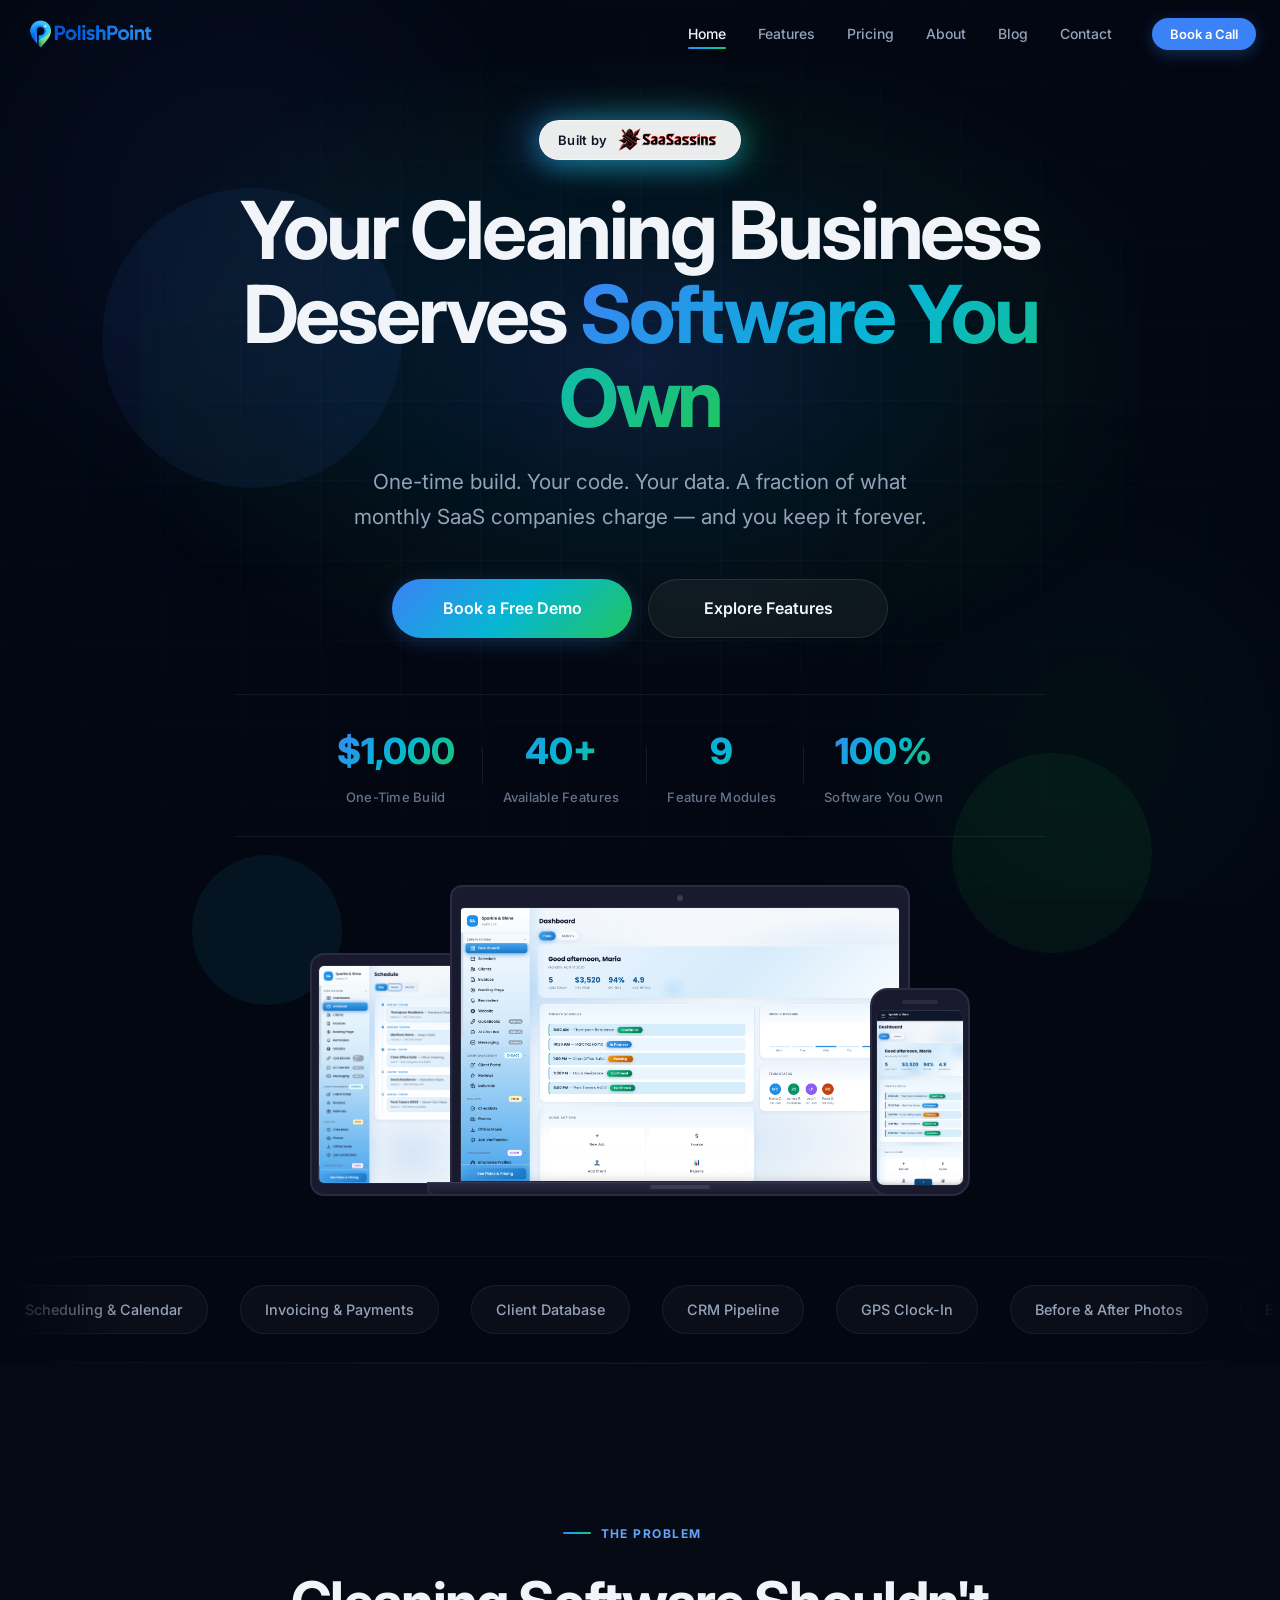
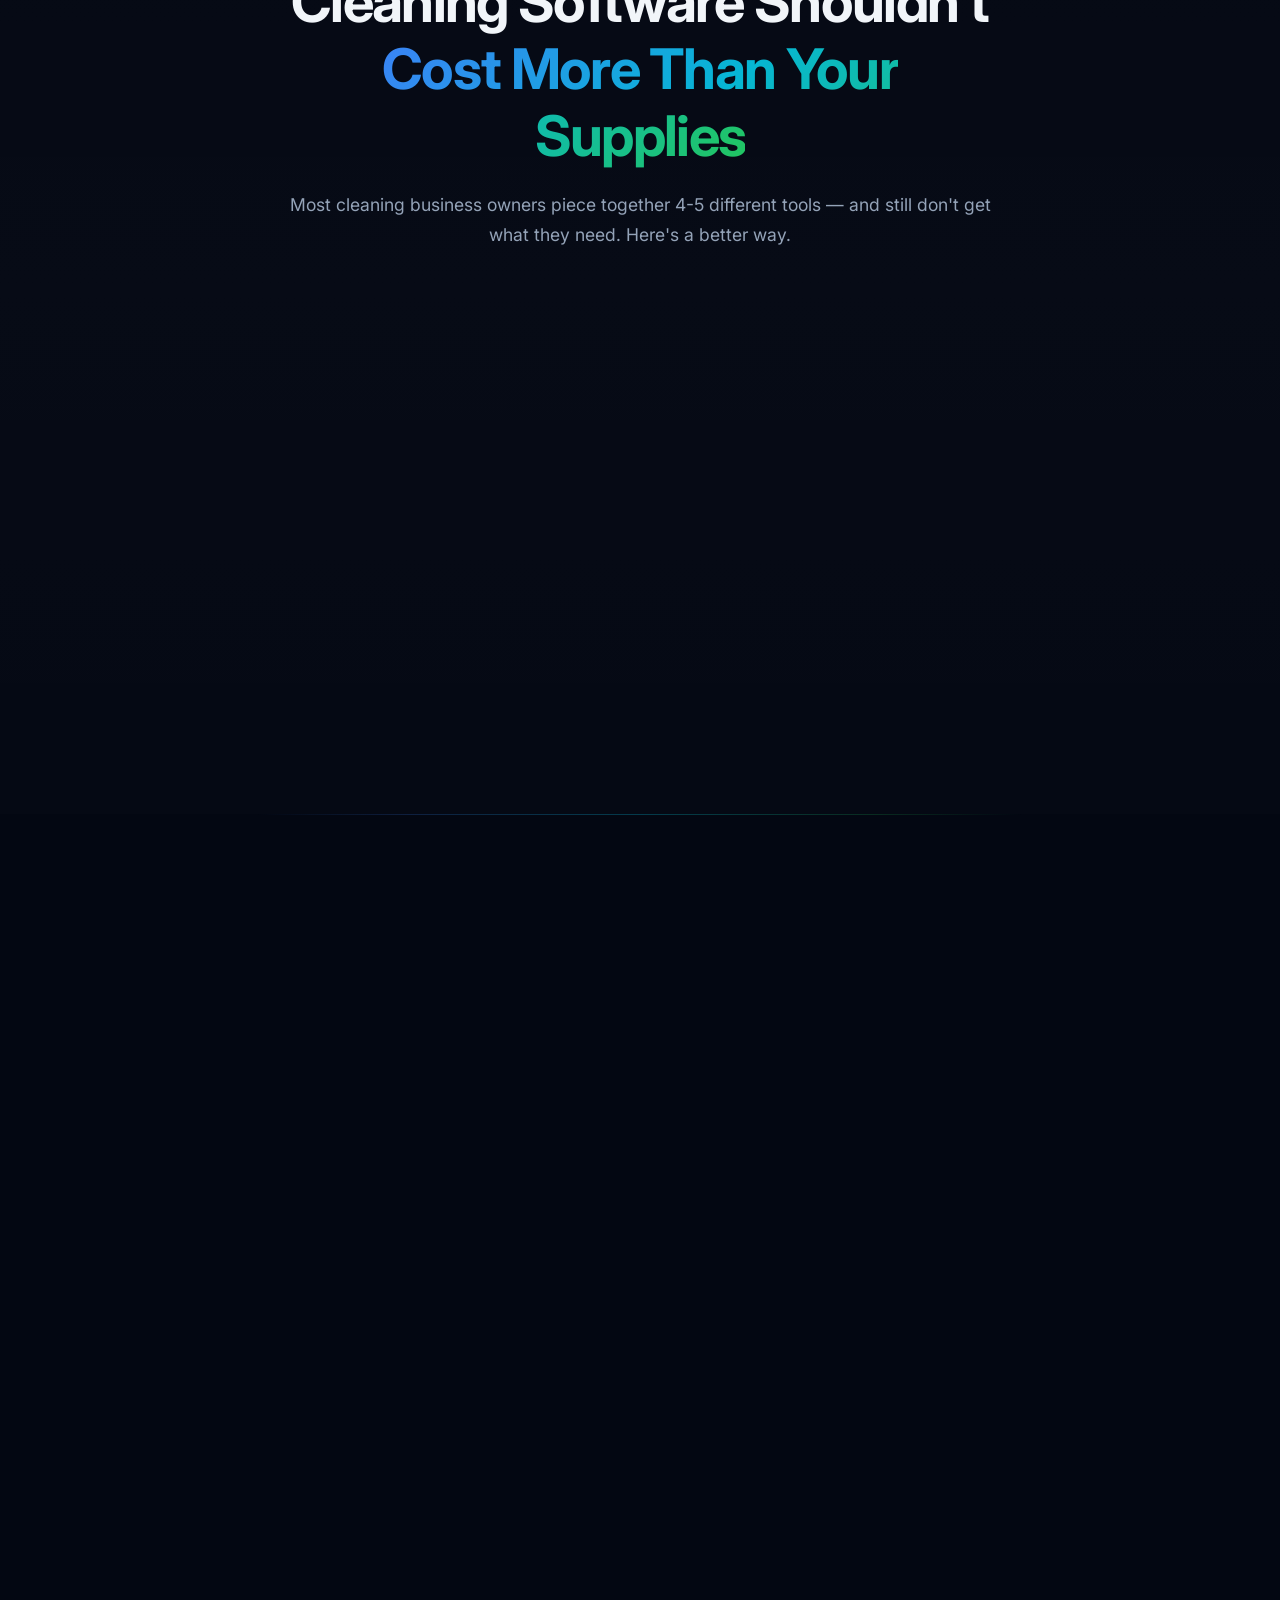
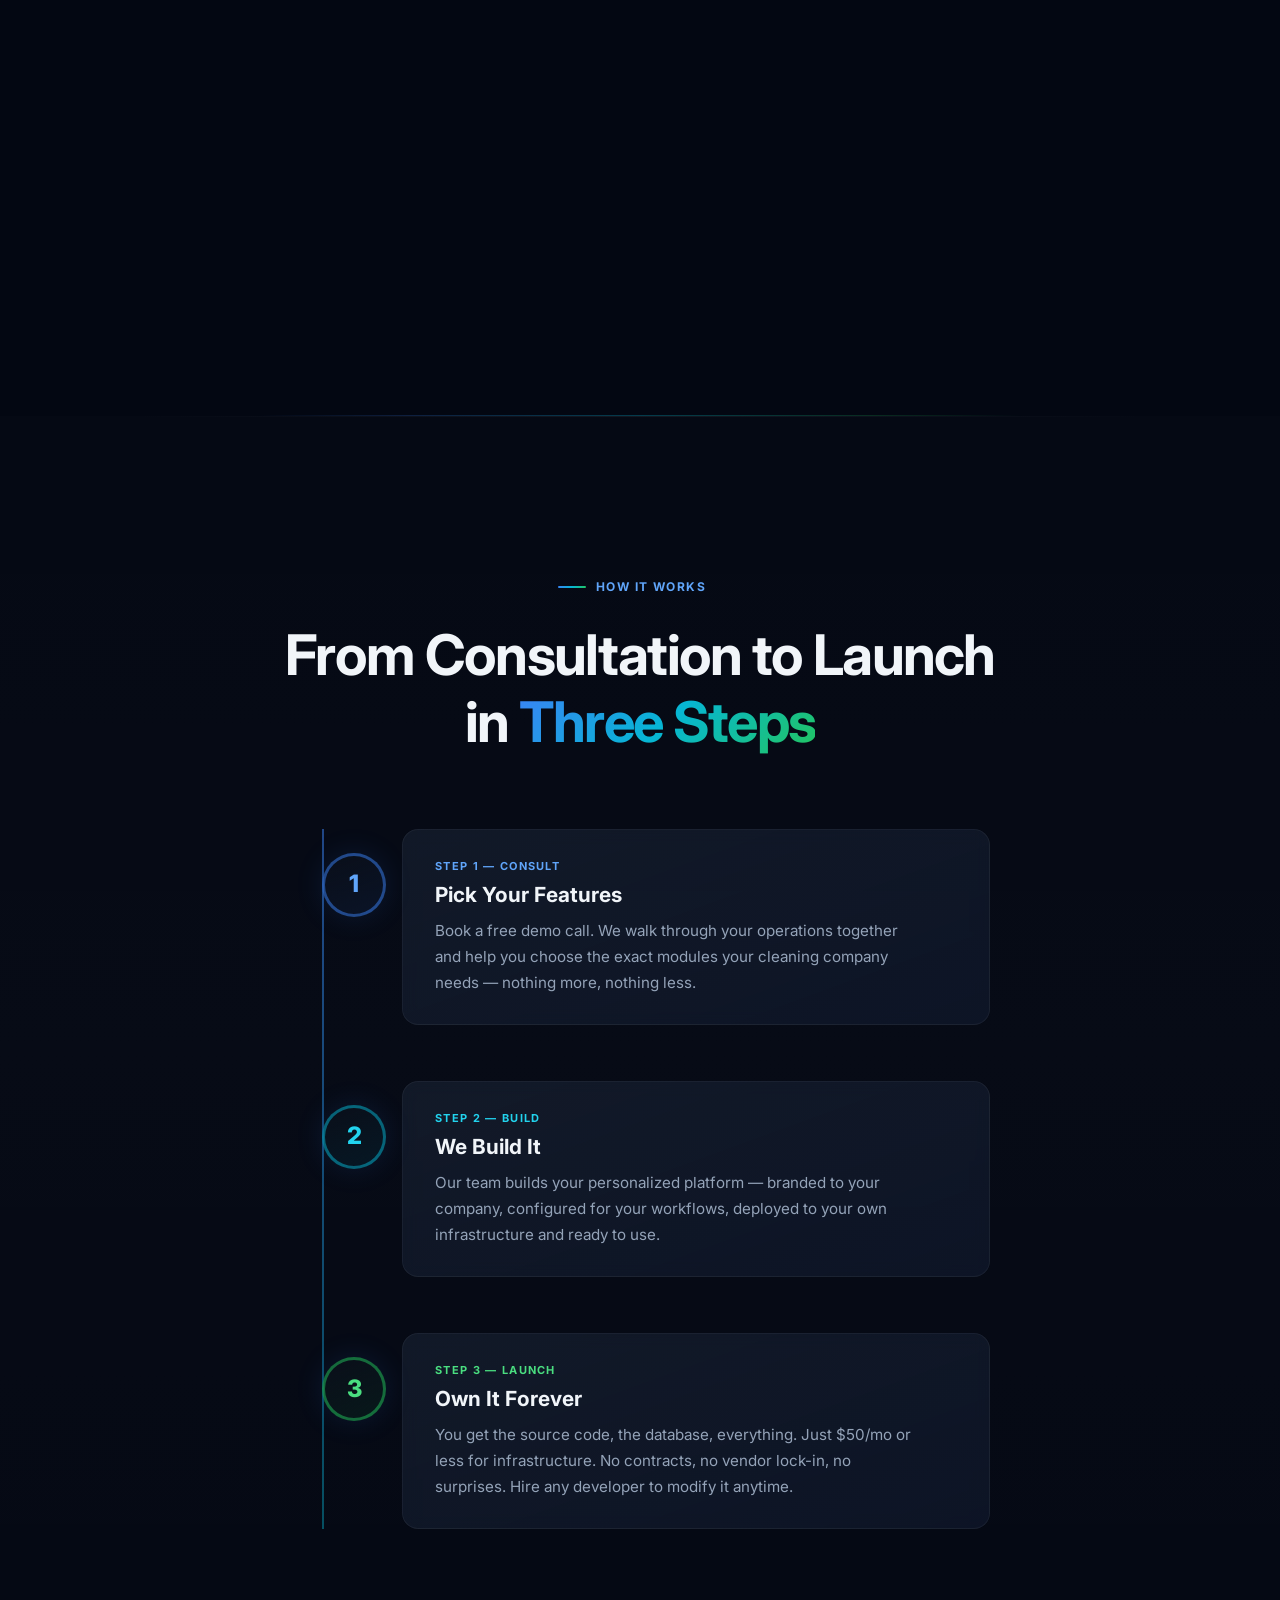
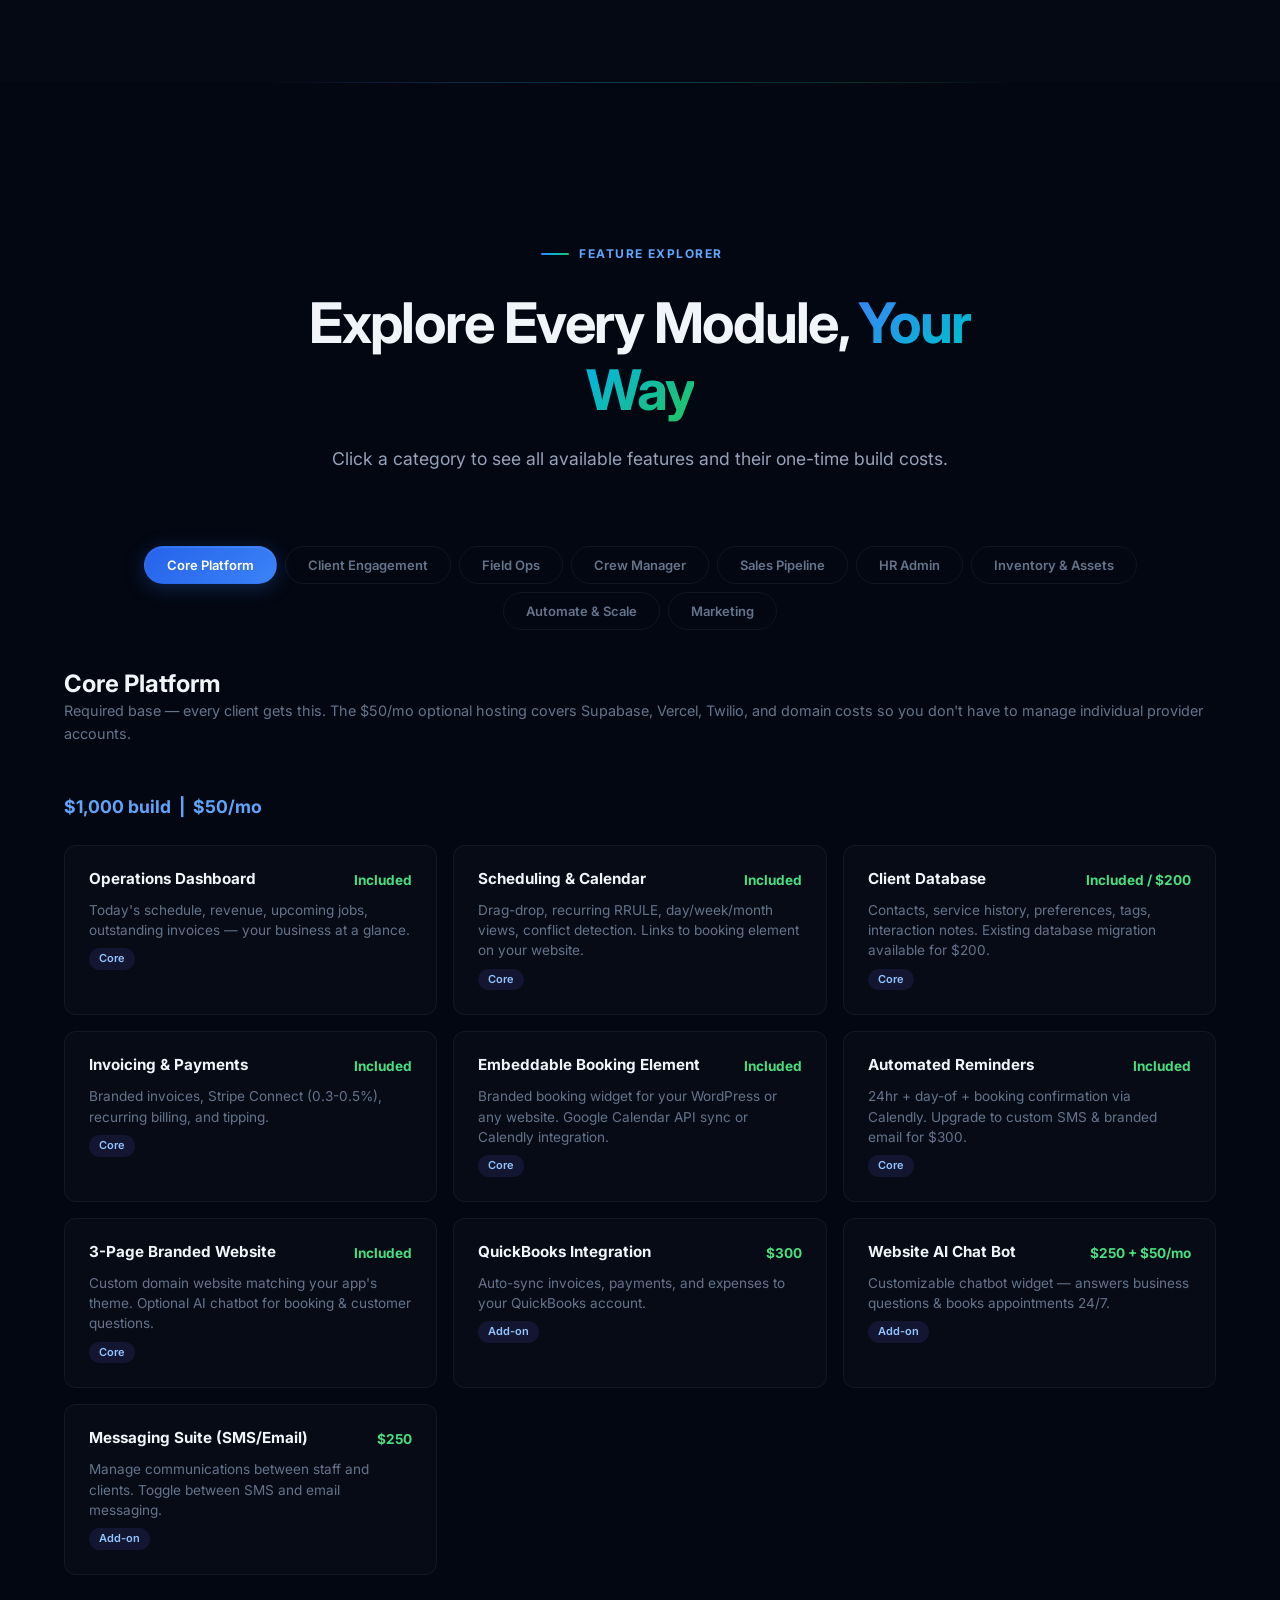
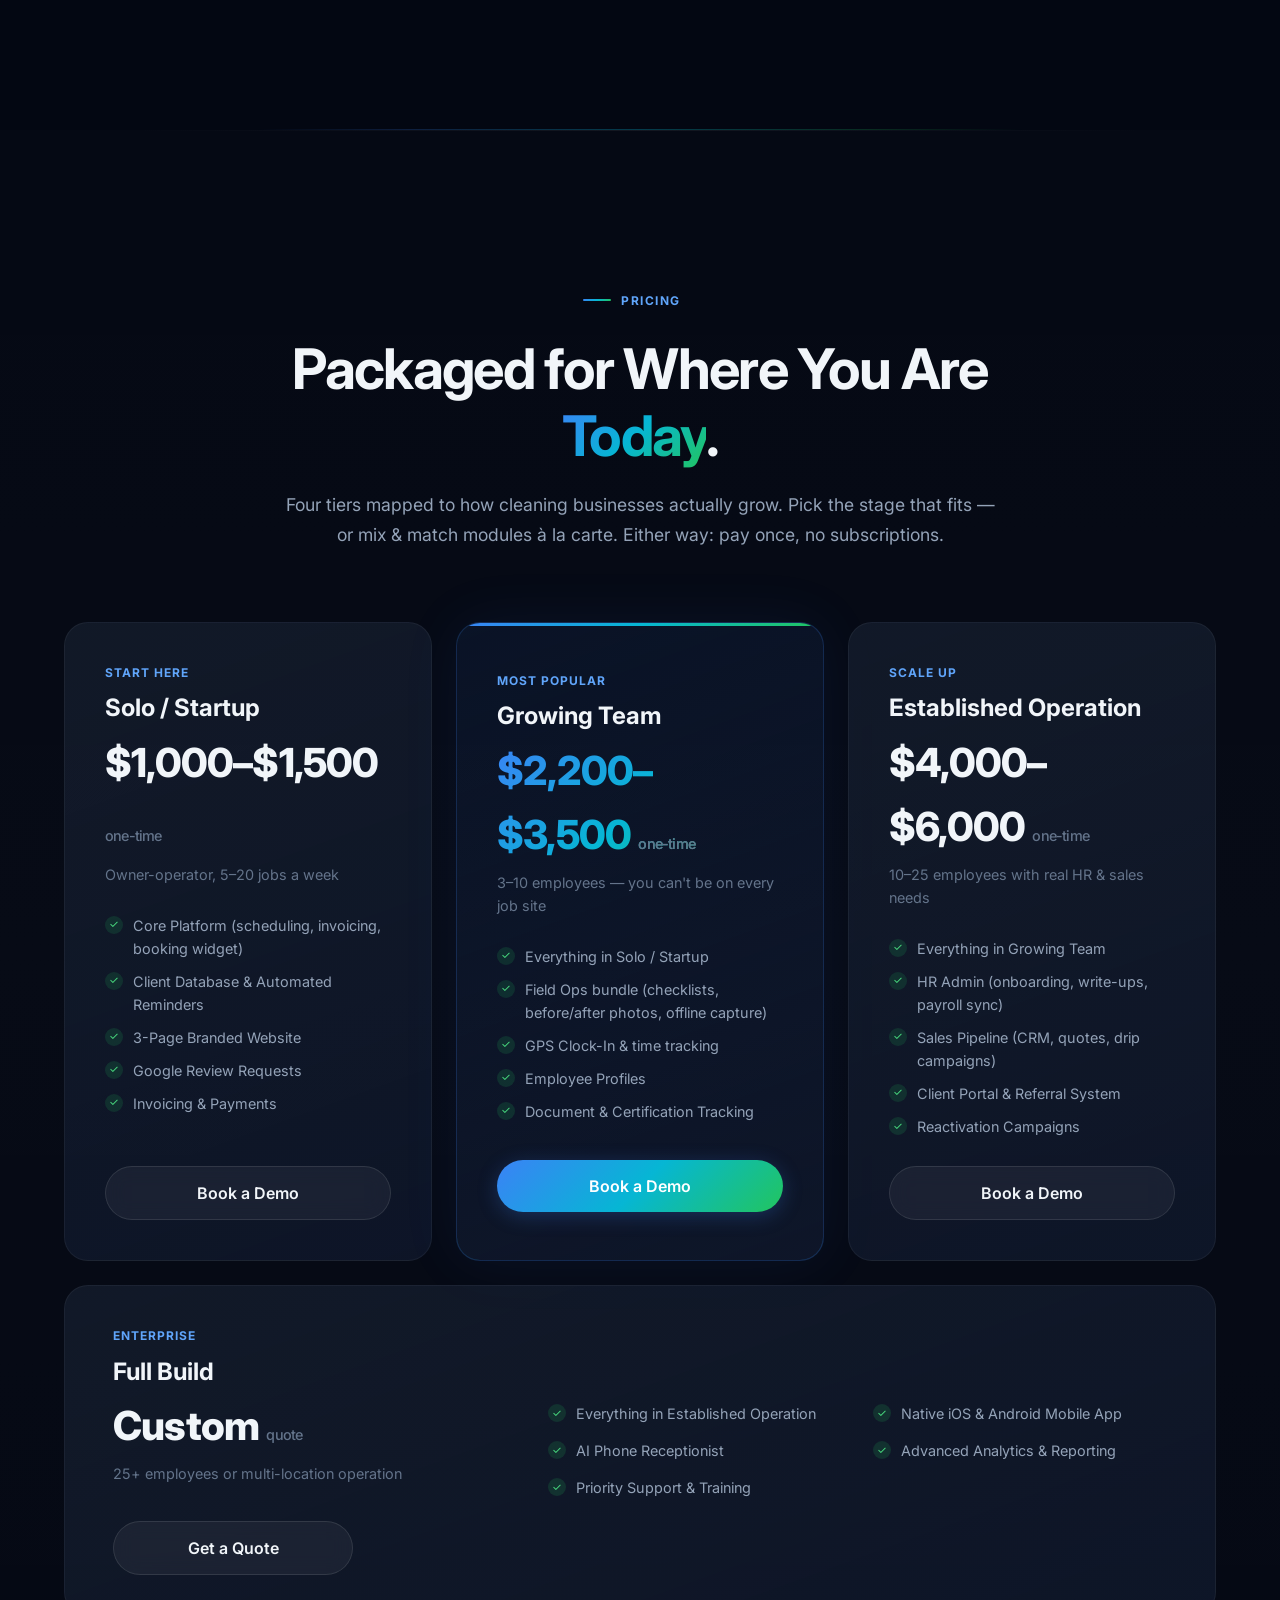
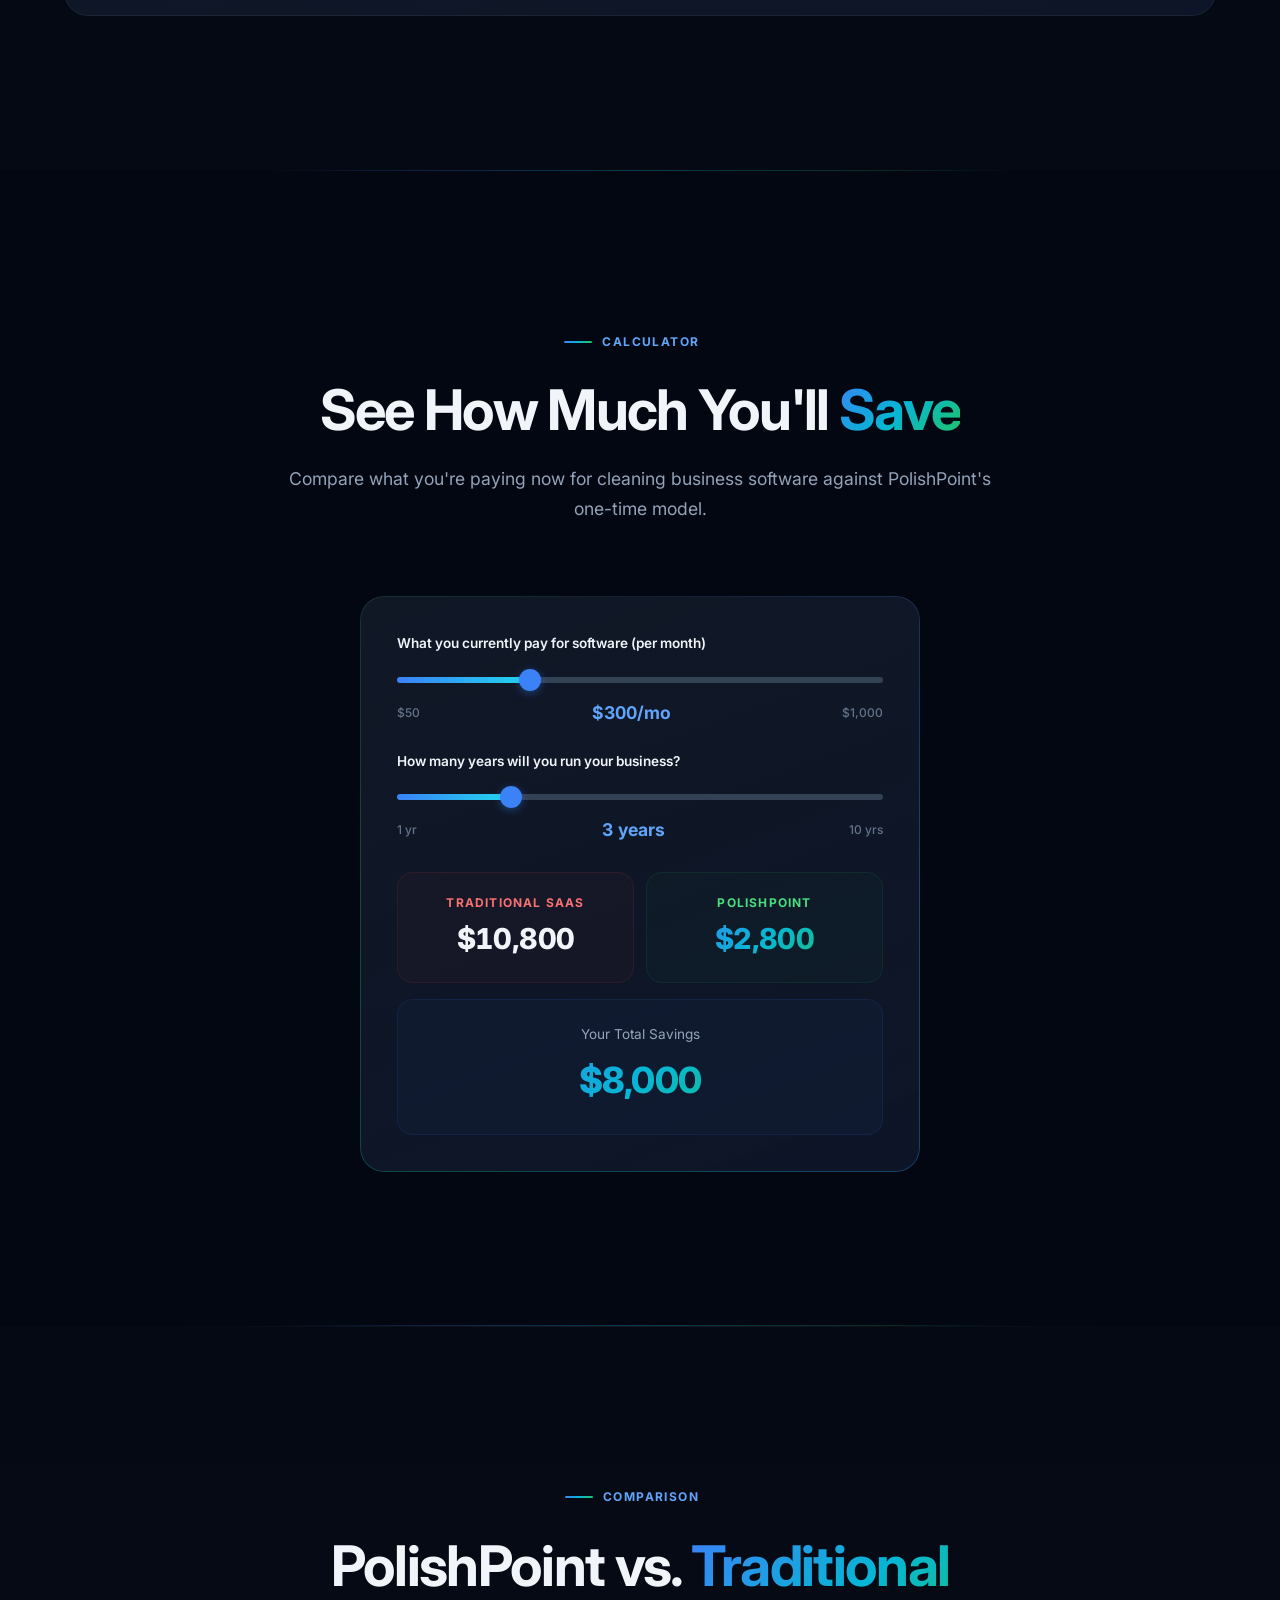
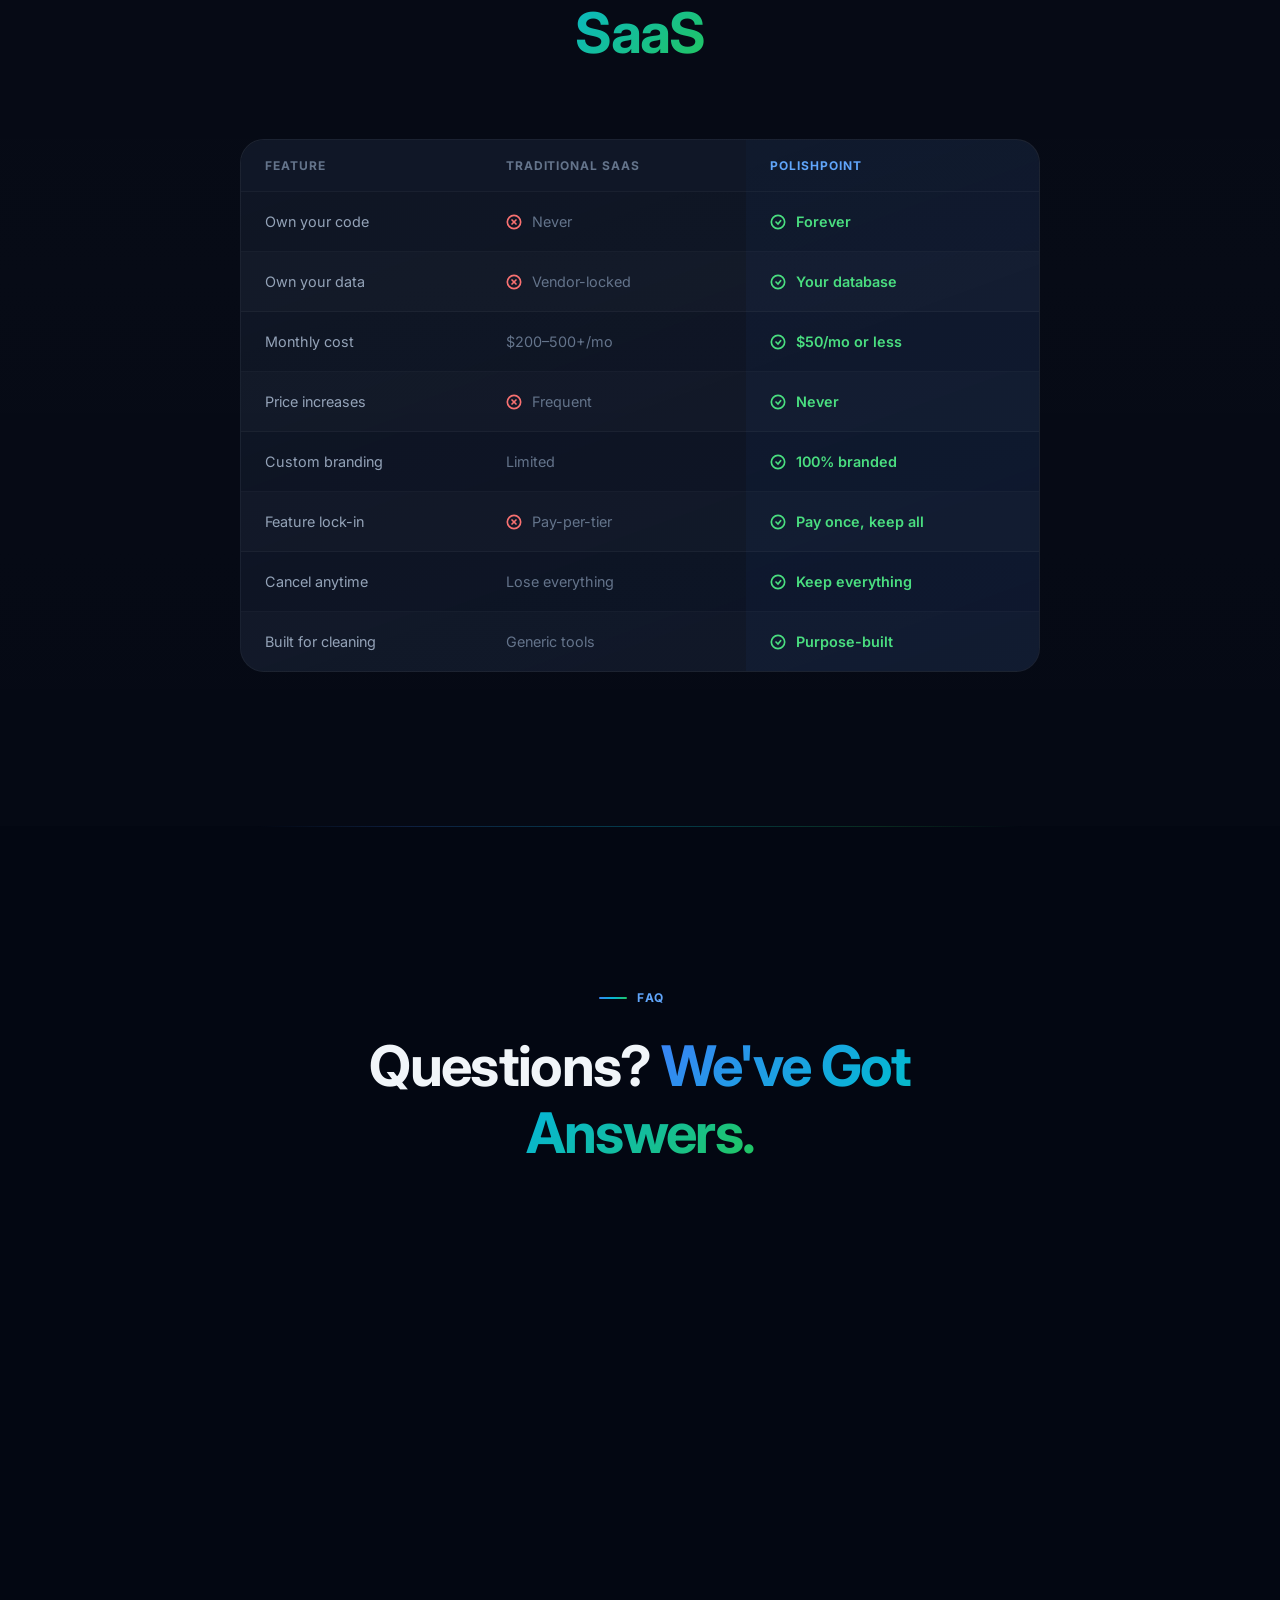
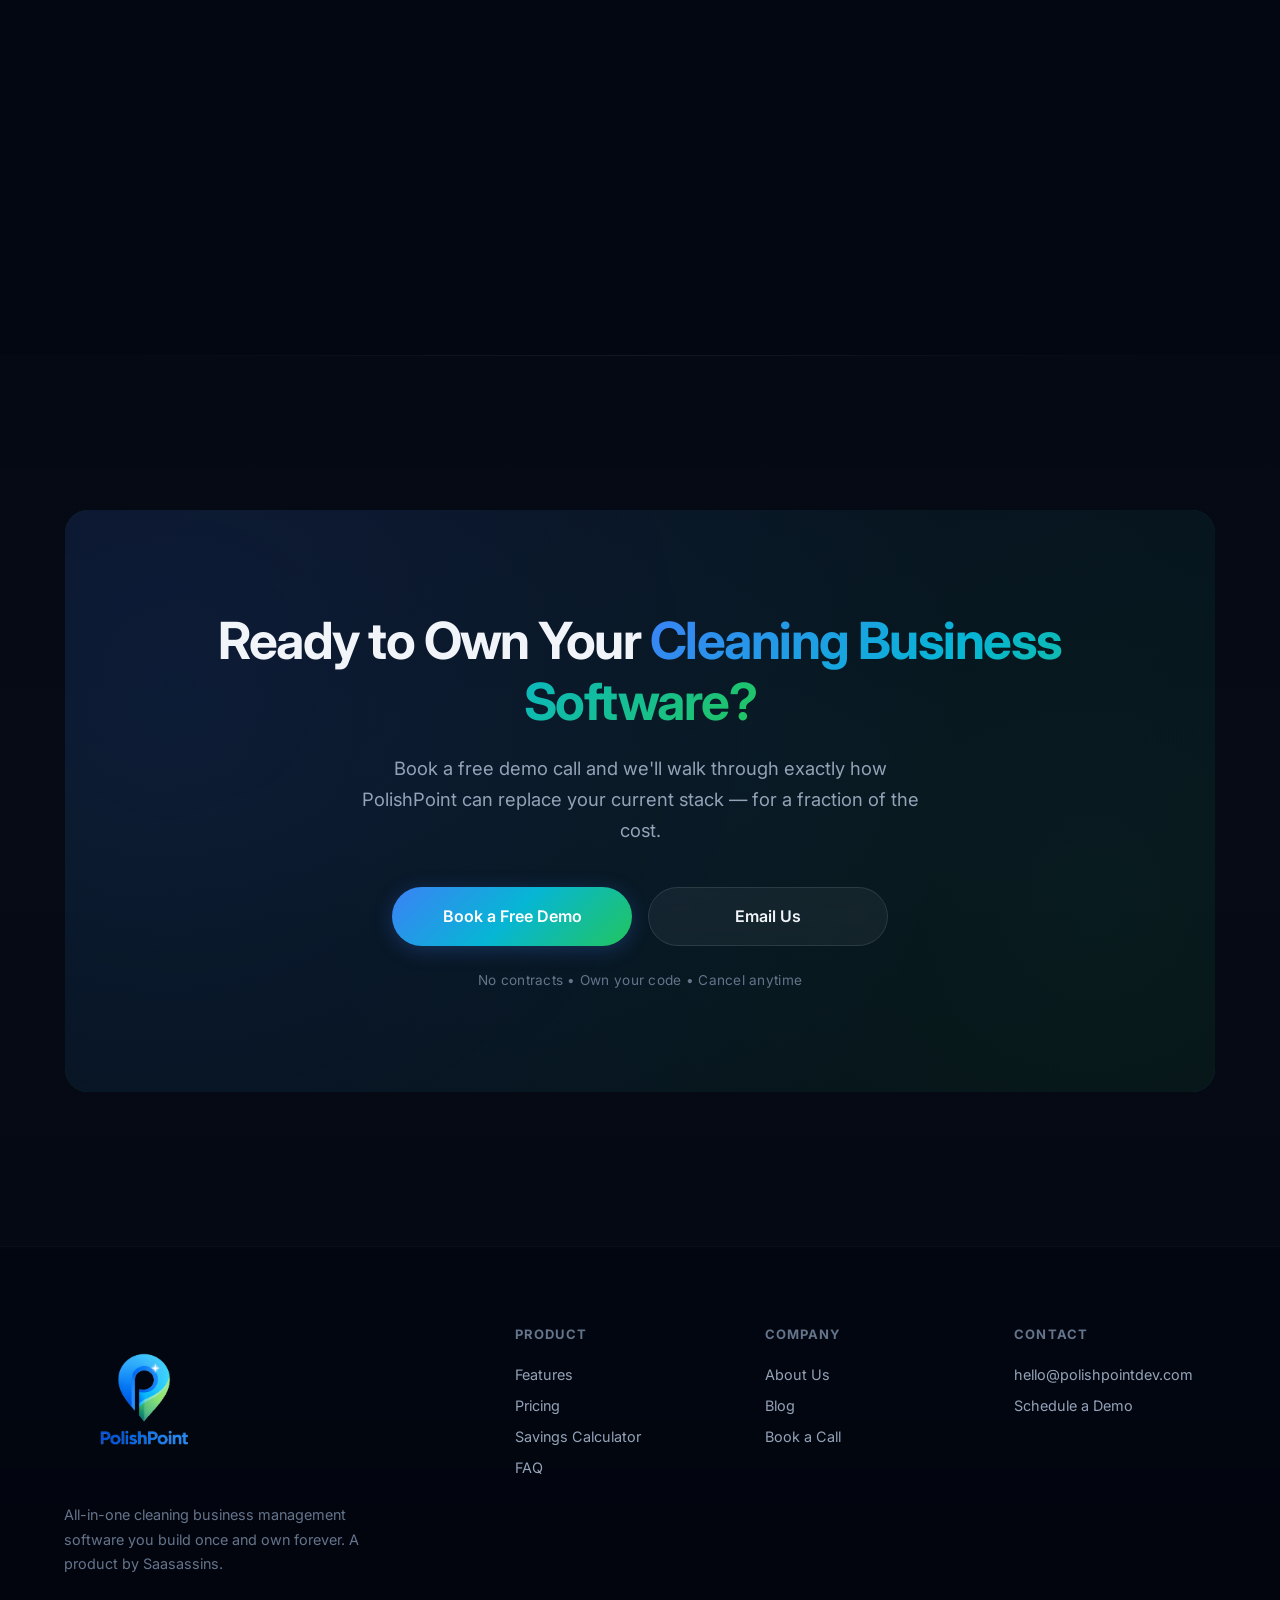
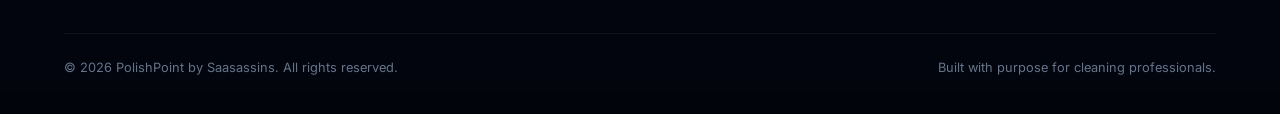
<file: index.html>
<!DOCTYPE html>
<html lang="en">
<head>
<meta charset="UTF-8">
<meta name="viewport" content="width=device-width, initial-scale=1">
<title>PolishPoint — Cleaning Business Software You Own Forever</title>
<meta name="description" content="All-in-one cleaning business management software — scheduling, invoicing, CRM, field ops, HR — built once, owned forever. No monthly SaaS trap. Starting at $1,000.">
<meta name="keywords" content="cleaning business software, cleaning company management, maid service software, janitorial software, house cleaning scheduling, cleaning service CRM, cleaning business app, cleaning company invoicing, own your software, one-time fee business software">
<meta property="og:title" content="PolishPoint — Cleaning Business Software You Own Forever">
<meta property="og:description" content="Stop renting your business tools. Get custom-built software for your cleaning company — one-time price, your code, your data, forever.">
<meta property="og:type" content="website">
<link rel="preconnect" href="https://fonts.googleapis.com">
<link rel="preconnect" href="https://fonts.gstatic.com" crossorigin>
<link href="https://fonts.googleapis.com/css2?family=Inter:wght@400;500;600;700;800;900&display=swap" rel="stylesheet">
<link rel="stylesheet" href="css/style.css">
<!-- Calendly widget -->
<link href="https://assets.calendly.com/assets/external/widget.css" rel="stylesheet">
<script src="https://assets.calendly.com/assets/external/widget.js" type="text/javascript" async></script>
</head>
<body class="page-transition">

<div class="mesh-bg"></div>
<div class="spotlight"></div>
<div class="scroll-progress"></div>

<!-- ═══ Navigation ═══ -->
<nav class="nav">
  <div class="nav-inner">
    <a href="index.html" class="nav-logo">
      <img src="images/logo-horizontal1.PNG" alt="PolishPoint" height="72">
    </a>
    <div class="nav-links">
      <a href="index.html" class="active">Home</a>
      <a href="#features">Features</a>
      <a href="#pricing">Pricing</a>
      <a href="about.html">About</a>
      <a href="blog.html">Blog</a>
      <a href="#contact">Contact</a>
      <button class="btn btn-primary btn-sm nav-cta" onclick="openCalendly()">Book a Call</button>
    </div>
    <button class="nav-toggle" aria-label="Menu">
      <span></span><span></span><span></span>
    </button>
  </div>
</nav>

<!-- ═══ Hero ═══ -->
<section class="hero">
  <div class="hero-grid"></div>
  <div class="hero-glow"></div>
  <div class="hero-shapes">
    <div class="shape"></div>
    <div class="shape"></div>
    <div class="shape"></div>
  </div>
  <div class="container hero-content">
    <div class="hero-badge">
      <span class="badge badge-blue">Built by <img src="images/SaaSassins-horizontal-logo.PNG" alt="Saasassins" style="height:2em;vertical-align:middle;display:inline-block;"></span>
    </div>
    <h1>Your Cleaning Business Deserves <span class="gradient-text">Software You Own</span></h1>
    <p class="hero-sub">One-time build. Your code. Your data. A fraction of what monthly SaaS companies charge &mdash; and you keep it forever.</p>
    <div class="hero-buttons">
      <button class="btn btn-gradient btn-lg" onclick="openCalendly()">Book a Free Demo</button>
      <a href="#features" class="btn btn-secondary btn-lg">Explore Features</a>
    </div>
    <div class="hero-stats reveal">
      <div class="hero-stat">
        <div class="hero-stat-num" data-count="1000" data-prefix="$">$0</div>
        <div class="hero-stat-label">One-Time Build</div>
      </div>
      <div class="hero-stat">
        <div class="hero-stat-num" data-count="40" data-suffix="+">0</div>
        <div class="hero-stat-label">Available Features</div>
      </div>
      <div class="hero-stat">
        <div class="hero-stat-num" data-count="9">0</div>
        <div class="hero-stat-label">Feature Modules</div>
      </div>
      <div class="hero-stat">
        <div class="hero-stat-num" data-count="100" data-suffix="%">0%</div>
        <div class="hero-stat-label">Software You Own</div>
      </div>
    </div>

    <!-- Device Mockups -->
    <div class="devices-wrap">
    <div class="devices reveal">
      <div class="device device-tablet">
        <div class="device-frame">
          <div class="device-screen"><img src="images/Tablet Schedule Preview.png" alt="Schedule View" class="screen-img"></div>
        </div>
      </div>
      <div class="device device-laptop">
        <div class="device-frame">
          <div class="device-screen"><img src="images/Desktop Dashboard Preview.png" alt="Dashboard Preview" class="screen-img"></div>
        </div>
        <div class="device-base"></div>
      </div>
      <div class="device device-phone">
        <div class="device-frame">
          <div class="device-screen"><img src="images/Mobile App Preview.png" alt="Mobile App" class="screen-img"></div>
        </div>
      </div>
    </div>
    </div>
  </div>
</section>

<!-- ═══ Feature Marquee ═══ -->
<div class="marquee-wrap">
  <div class="marquee-track">
    <span class="marquee-item">Scheduling & Calendar</span>
    <span class="marquee-item">Invoicing & Payments</span>
    <span class="marquee-item">Client Database</span>
    <span class="marquee-item">CRM Pipeline</span>
    <span class="marquee-item">GPS Clock-In</span>
    <span class="marquee-item">Before & After Photos</span>
    <span class="marquee-item">Employee Onboarding</span>
    <span class="marquee-item">QuickBooks Sync</span>
    <span class="marquee-item">Branded Website</span>
    <span class="marquee-item">AI Chat Bot</span>
    <span class="marquee-item">SMS & Email Marketing</span>
    <span class="marquee-item">Payroll Integration</span>
    <!-- duplicate for seamless loop -->
    <span class="marquee-item">Scheduling & Calendar</span>
    <span class="marquee-item">Invoicing & Payments</span>
    <span class="marquee-item">Client Database</span>
    <span class="marquee-item">CRM Pipeline</span>
    <span class="marquee-item">GPS Clock-In</span>
    <span class="marquee-item">Before & After Photos</span>
    <span class="marquee-item">Employee Onboarding</span>
    <span class="marquee-item">QuickBooks Sync</span>
    <span class="marquee-item">Branded Website</span>
    <span class="marquee-item">AI Chat Bot</span>
    <span class="marquee-item">SMS & Email Marketing</span>
    <span class="marquee-item">Payroll Integration</span>
  </div>
</div>

<!-- ═══ Problem / Solution ═══ -->
<section class="section" id="why">
  <div class="container">
    <div class="section-header reveal">
      <div class="section-label">The Problem</div>
      <h2>Cleaning Software Shouldn't <span class="gradient-text">Cost More Than Your Supplies</span></h2>
      <p>Most cleaning business owners piece together 4-5 different tools &mdash; and still don't get what they need. Here's a better way.</p>
    </div>
    <div class="problem-grid">
      <div class="problem-card pain reveal">
        <div class="icon"><svg width="28" height="28" viewBox="0 0 24 24" fill="none" stroke="currentColor" stroke-width="2" stroke-linecap="round" stroke-linejoin="round"><path d="M10.29 3.86L1.82 18a2 2 0 001.71 3h16.94a2 2 0 001.71-3L13.71 3.86a2 2 0 00-3.42 0z"/><line x1="12" y1="9" x2="12" y2="13"/><line x1="12" y1="17" x2="12.01" y2="17"/></svg></div>
        <h4>The SaaS Trap</h4>
        <p>You're paying $200-500/month for software someone else controls. Prices go up, features get locked behind tiers, and you never own a thing.</p>
      </div>
      <div class="problem-card pain reveal reveal-delay-1">
        <div class="icon"><svg width="28" height="28" viewBox="0 0 24 24" fill="none" stroke="currentColor" stroke-width="2" stroke-linecap="round" stroke-linejoin="round"><rect x="3" y="3" width="7" height="7"/><rect x="14" y="3" width="7" height="7"/><rect x="14" y="14" width="7" height="7"/><rect x="3" y="14" width="7" height="7"/></svg></div>
        <h4>Tool Sprawl</h4>
        <p>One app for scheduling, another for invoicing, a third for your CRM, a fourth for HR. Nothing talks to each other. Data lives everywhere.</p>
      </div>
      <div class="problem-card solution reveal reveal-delay-2">
        <div class="icon"><svg width="28" height="28" viewBox="0 0 24 24" fill="none" stroke="currentColor" stroke-width="2" stroke-linecap="round" stroke-linejoin="round"><path d="M22 11.08V12a10 10 0 11-5.93-9.14"/><polyline points="22 4 12 14.01 9 11.01"/></svg></div>
        <h4>The PolishPoint Way</h4>
        <p>One platform, built for <em>your</em> cleaning business. Pay once, own it forever. Infrastructure costs under $50/mo &mdash; no markup, no middleman.</p>
      </div>
    </div>
  </div>
</section>

<div class="section-divider"></div>

<!-- ═══ Bento Features Overview ═══ -->
<section class="section" id="features">
  <div class="container">
    <div class="section-header reveal">
      <div class="section-label">Features</div>
      <h2>Everything Your Cleaning Company Needs, <span class="gradient-text">In One Place</span></h2>
      <p>Pick the modules that fit your business. Start with the essentials and add more as you grow.</p>
    </div>
    <div class="feature-grid-sym">
      <div class="feature-card-sym reveal">
        <div class="feature-card-icon blue"><svg width="24" height="24" viewBox="0 0 24 24" fill="none" stroke="currentColor" stroke-width="2" stroke-linecap="round" stroke-linejoin="round"><rect x="3" y="4" width="18" height="18" rx="2" ry="2"/><line x1="16" y1="2" x2="16" y2="6"/><line x1="8" y1="2" x2="8" y2="6"/><line x1="3" y1="10" x2="21" y2="10"/></svg></div>
        <h3>Scheduling & Calendar</h3>
        <p>Drag-drop scheduling with recurring jobs, day/week/month views, and conflict detection.</p>
      </div>
      <div class="feature-card-sym reveal reveal-delay-1">
        <div class="feature-card-icon cyan"><svg width="24" height="24" viewBox="0 0 24 24" fill="none" stroke="currentColor" stroke-width="2" stroke-linecap="round" stroke-linejoin="round"><rect x="1" y="4" width="22" height="16" rx="2" ry="2"/><line x1="1" y1="10" x2="23" y2="10"/></svg></div>
        <h3>Invoicing & Payments</h3>
        <p>Branded invoices, Stripe Connect payouts, recurring billing, and tipping built in.</p>
      </div>
      <div class="feature-card-sym reveal reveal-delay-2">
        <div class="feature-card-icon green"><svg width="24" height="24" viewBox="0 0 24 24" fill="none" stroke="currentColor" stroke-width="2" stroke-linecap="round" stroke-linejoin="round"><path d="M20 21v-2a4 4 0 00-4-4H8a4 4 0 00-4 4v2"/><circle cx="12" cy="7" r="4"/></svg></div>
        <h3>Client Database</h3>
        <p>Full contact management with service history, preferences, tags, and notes.</p>
      </div>
      <div class="feature-card-sym reveal">
        <div class="feature-card-icon blue"><svg width="24" height="24" viewBox="0 0 24 24" fill="none" stroke="currentColor" stroke-width="2" stroke-linecap="round" stroke-linejoin="round"><line x1="18" y1="20" x2="18" y2="10"/><line x1="12" y1="20" x2="12" y2="4"/><line x1="6" y1="20" x2="6" y2="14"/></svg></div>
        <h3>Operations Dashboard</h3>
        <p>Today's schedule, revenue, upcoming jobs, and invoices &mdash; all in one glance.</p>
      </div>
      <div class="feature-card-sym reveal reveal-delay-1">
        <div class="feature-card-icon cyan"><svg width="24" height="24" viewBox="0 0 24 24" fill="none" stroke="currentColor" stroke-width="2" stroke-linecap="round" stroke-linejoin="round"><path d="M21 10c0 7-9 13-9 13s-9-6-9-13a9 9 0 0118 0z"/><circle cx="12" cy="10" r="3"/></svg></div>
        <h3>GPS Clock-In / Clock-Out</h3>
        <p>Geofenced time tracking prevents buddy punching and auto-logs hours.</p>
      </div>
      <div class="feature-card-sym reveal reveal-delay-2">
        <div class="feature-card-icon green"><svg width="24" height="24" viewBox="0 0 24 24" fill="none" stroke="currentColor" stroke-width="2" stroke-linecap="round" stroke-linejoin="round"><path d="M23 19a2 2 0 01-2 2H3a2 2 0 01-2-2V8a2 2 0 012-2h4l2-3h6l2 3h4a2 2 0 012 2z"/><circle cx="12" cy="13" r="4"/></svg></div>
        <h3>Before & After Photos</h3>
        <p>Timestamped, geotagged proof-of-work with automatic compression.</p>
      </div>
    </div>
  </div>
</section>

<!-- ═══ How It Works ═══ -->
<div class="section-divider"></div>
<section class="section">
  <div class="container">
    <div class="section-header reveal">
      <div class="section-label">How It Works</div>
      <h2>From Consultation to Launch in <span class="gradient-text">Three Steps</span></h2>
    </div>
    <div class="timeline reveal">
      <div class="timeline-step">
        <div class="timeline-marker">1</div>
        <div class="timeline-step-content">
          <div class="timeline-step-label">Step 1 — Consult</div>
          <h3>Pick Your Features</h3>
          <p>Book a free demo call. We walk through your operations together and help you choose the exact modules your cleaning company needs &mdash; nothing more, nothing less.</p>
        </div>
      </div>
      <div class="timeline-step">
        <div class="timeline-marker">2</div>
        <div class="timeline-step-content">
          <div class="timeline-step-label">Step 2 — Build</div>
          <h3>We Build It</h3>
          <p>Our team builds your personalized platform &mdash; branded to your company, configured for your workflows, deployed to your own infrastructure and ready to use.</p>
        </div>
      </div>
      <div class="timeline-step">
        <div class="timeline-marker">3</div>
        <div class="timeline-step-content">
          <div class="timeline-step-label">Step 3 — Launch</div>
          <h3>Own It Forever</h3>
          <p>You get the source code, the database, everything. Just $50/mo or less for infrastructure. No contracts, no vendor lock-in, no surprises. Hire any developer to modify it anytime.</p>
        </div>
      </div>
    </div>
  </div>
</section>

<div class="section-divider"></div>

<!-- ═══ Feature Explorer (All Buckets) ═══ -->
<section class="section" id="all-features">
  <div class="container">
    <div class="section-header reveal">
      <div class="section-label">Feature Explorer</div>
      <h2>Explore Every Module, <span class="gradient-text">Your Way</span></h2>
      <p>Click a category to see all available features and their one-time build costs.</p>
    </div>

    <div class="feature-tabs reveal">
      <button class="feature-tab active" data-tab="tab-core">Core Platform</button>
      <button class="feature-tab" data-tab="tab-engage">Client Engagement</button>
      <button class="feature-tab" data-tab="tab-field">Field Ops</button>
      <button class="feature-tab" data-tab="tab-crew">Crew Manager</button>
      <button class="feature-tab" data-tab="tab-sales">Sales Pipeline</button>
      <button class="feature-tab" data-tab="tab-hr">HR Admin</button>
      <button class="feature-tab" data-tab="tab-inventory">Inventory &amp; Assets</button>
      <button class="feature-tab" data-tab="tab-auto">Automate &amp; Scale</button>
      <button class="feature-tab" data-tab="tab-marketing">Marketing</button>
    </div>

    <!-- Core Platform -->
    <div class="feature-panel active" id="tab-core">
      <div class="feature-panel-header">
        <div>
          <h3>Core Platform</h3>
          <p class="feature-panel-notes">Required base &mdash; every client gets this. The $50/mo optional hosting covers Supabase, Vercel, Twilio, and domain costs so you don't have to manage individual provider accounts.</p>
        </div>
        <div class="feature-panel-price">$1,000 build &nbsp;|&nbsp; $50/mo</div>
      </div>
      <div class="feature-list">
        <div class="feature-card">
          <div class="feature-card-head"><h4>Operations Dashboard</h4><span class="feature-card-cost">Included</span></div>
          <p>Today's schedule, revenue, upcoming jobs, outstanding invoices &mdash; your business at a glance.</p>
          <span class="feature-card-tag">Core</span>
        </div>
        <div class="feature-card">
          <div class="feature-card-head"><h4>Scheduling &amp; Calendar</h4><span class="feature-card-cost">Included</span></div>
          <p>Drag-drop, recurring RRULE, day/week/month views, conflict detection. Links to booking element on your website.</p>
          <span class="feature-card-tag">Core</span>
        </div>
        <div class="feature-card">
          <div class="feature-card-head"><h4>Client Database</h4><span class="feature-card-cost">Included / $200</span></div>
          <p>Contacts, service history, preferences, tags, interaction notes. Existing database migration available for $200.</p>
          <span class="feature-card-tag">Core</span>
        </div>
        <div class="feature-card">
          <div class="feature-card-head"><h4>Invoicing &amp; Payments</h4><span class="feature-card-cost">Included</span></div>
          <p>Branded invoices, Stripe Connect (0.3-0.5%), recurring billing, and tipping.</p>
          <span class="feature-card-tag">Core</span>
        </div>
        <div class="feature-card">
          <div class="feature-card-head"><h4>Embeddable Booking Element</h4><span class="feature-card-cost">Included</span></div>
          <p>Branded booking widget for your WordPress or any website. Google Calendar API sync or Calendly integration.</p>
          <span class="feature-card-tag">Core</span>
        </div>
        <div class="feature-card">
          <div class="feature-card-head"><h4>Automated Reminders</h4><span class="feature-card-cost">Included</span></div>
          <p>24hr + day-of + booking confirmation via Calendly. Upgrade to custom SMS &amp; branded email for $300.</p>
          <span class="feature-card-tag">Core</span>
        </div>
        <div class="feature-card">
          <div class="feature-card-head"><h4>3-Page Branded Website</h4><span class="feature-card-cost">Included</span></div>
          <p>Custom domain website matching your app's theme. Optional AI chatbot for booking &amp; customer questions.</p>
          <span class="feature-card-tag">Core</span>
        </div>
        <div class="feature-card">
          <div class="feature-card-head"><h4>QuickBooks Integration</h4><span class="feature-card-cost">$300</span></div>
          <p>Auto-sync invoices, payments, and expenses to your QuickBooks account.</p>
          <span class="feature-card-tag">Add-on</span>
        </div>
        <div class="feature-card">
          <div class="feature-card-head"><h4>Website AI Chat Bot</h4><span class="feature-card-cost">$250 + $50/mo</span></div>
          <p>Customizable chatbot widget &mdash; answers business questions &amp; books appointments 24/7.</p>
          <span class="feature-card-tag">Add-on</span>
        </div>
        <div class="feature-card">
          <div class="feature-card-head"><h4>Messaging Suite (SMS/Email)</h4><span class="feature-card-cost">$250</span></div>
          <p>Manage communications between staff and clients. Toggle between SMS and email messaging.</p>
          <span class="feature-card-tag">Add-on</span>
        </div>
      </div>
    </div>

    <!-- Client Engagement -->
    <div class="feature-panel" id="tab-engage">
      <div class="feature-panel-header">
        <div>
          <h3>Client Engagement</h3>
          <p class="feature-panel-notes">Keep clients happy and coming back. Self-service portal, automated review collection, and referral tracking.</p>
        </div>
        <div class="feature-panel-price">$200&ndash;$950 &nbsp;|&nbsp; Pick any</div>
      </div>
      <div class="feature-list">
        <div class="feature-card">
          <div class="feature-card-head"><h4>Client Self-Service Portal</h4><span class="feature-card-cost">$300</span></div>
          <p>Branded login where clients view appointments, manage their account, and pay invoices.</p>
          <span class="feature-card-tag">Engage</span>
        </div>
        <div class="feature-card">
          <div class="feature-card-head"><h4>Google Review Requests</h4><span class="feature-card-cost">$200</span></div>
          <p>Automated post-job review requests with configurable delay and tracking dashboard.</p>
          <span class="feature-card-tag">Engage</span>
        </div>
        <div class="feature-card">
          <div class="feature-card-head"><h4>Referral Tracking</h4><span class="feature-card-cost">$200</span></div>
          <p>Unique referral codes, automatic credit application, and referral performance dashboard.</p>
          <span class="feature-card-tag">Engage</span>
        </div>
      </div>
    </div>

    <!-- Field Ops -->
    <div class="feature-panel" id="tab-field">
      <div class="feature-panel-header">
        <div>
          <h3>Field Ops</h3>
          <p class="feature-panel-notes">Everything that happens on the job site &mdash; checklists, photos, verification, and offline capability.</p>
        </div>
        <div class="feature-panel-price">$150&ndash;$1,150 &nbsp;|&nbsp; Pick any</div>
      </div>
      <div class="feature-list">
        <div class="feature-card">
          <div class="feature-card-head"><h4>Digital Cleaning Checklists</h4><span class="feature-card-cost">$200</span></div>
          <p>Room-by-room, customizable per client or service type, with timestamps for accountability.</p>
          <span class="feature-card-tag">Field Ops</span>
        </div>
        <div class="feature-card">
          <div class="feature-card-head"><h4>Before / After Photos</h4><span class="feature-card-cost">$200</span></div>
          <p>Timestamped, geotagged photos with automatic compression. Build trust with every job.</p>
          <span class="feature-card-tag">Field Ops</span>
        </div>
        <div class="feature-card">
          <div class="feature-card-head"><h4>Offline Capability</h4><span class="feature-card-cost">$400</span></div>
          <p>Full PWA with service worker, IndexedDB, and background sync &mdash; works without internet.</p>
          <span class="feature-card-tag">Field Ops</span>
        </div>
        <div class="feature-card">
          <div class="feature-card-head"><h4>Job Completion Verification</h4><span class="feature-card-cost">$150</span></div>
          <p>Checklist + photos + GPS = verified completion record for every single job.</p>
          <span class="feature-card-tag">Field Ops</span>
        </div>
      </div>
    </div>

    <!-- Crew Manager -->
    <div class="feature-panel" id="tab-crew">
      <div class="feature-panel-header">
        <div>
          <h3>Crew Manager</h3>
          <p class="feature-panel-notes">Your team's records &amp; day-to-day operations. Profiles, certifications, time tracking, and inspections.</p>
        </div>
        <div class="feature-panel-price">$100&ndash;$900 &nbsp;|&nbsp; Pick any</div>
      </div>
      <div class="feature-list">
        <div class="feature-card">
          <div class="feature-card-head"><h4>Extended Employee Profiles</h4><span class="feature-card-cost">$150</span></div>
          <p>Emergency contacts, employment type, status tracking &mdash; everything about your team in one place.</p>
          <span class="feature-card-tag">Crew</span>
        </div>
        <div class="feature-card">
          <div class="feature-card-head"><h4>Certifications &amp; Training</h4><span class="feature-card-cost">$100</span></div>
          <p>Company-defined cert types, auto-expiration alerts, and scheduling blocks for expired staff.</p>
          <span class="feature-card-tag">Compliance</span>
        </div>
        <div class="feature-card">
          <div class="feature-card-head"><h4>GPS Clock-In / Clock-Out</h4><span class="feature-card-cost">$200</span></div>
          <p>Geofenced time tracking that prevents buddy punching with automatic hour logging.</p>
          <span class="feature-card-tag">Field Ops</span>
        </div>
        <div class="feature-card">
          <div class="feature-card-head"><h4>Document Expiration Tracking</h4><span class="feature-card-cost">$150</span></div>
          <p>Automated alerts at 30, 14, and 7 days before expiration. Dashboard notifications keep you compliant.</p>
          <span class="feature-card-tag">Crew</span>
        </div>
        <div class="feature-card">
          <div class="feature-card-head"><h4>Supervisor Inspections</h4><span class="feature-card-cost">$300</span></div>
          <p>Configurable templates, 1-5 star ratings, photos, GPS. Links to staff profiles and client records.</p>
          <span class="feature-card-tag">Compliance</span>
        </div>
      </div>
    </div>

    <!-- Sales Pipeline -->
    <div class="feature-panel" id="tab-sales">
      <div class="feature-panel-header">
        <div>
          <h3>Sales Pipeline</h3>
          <p class="feature-panel-notes">Get new business and keep it. CRM, branded quotes, and automated follow-up campaigns.</p>
        </div>
        <div class="feature-panel-price">$200&ndash;$750 &nbsp;|&nbsp; Pick any</div>
      </div>
      <div class="feature-list">
        <div class="feature-card">
          <div class="feature-card-head"><h4>CRM Pipeline</h4><span class="feature-card-cost">$300</span></div>
          <p>Kanban-style board with lead capture, conversion tracking, and lost deal analysis.</p>
          <span class="feature-card-tag">Sales</span>
        </div>
        <div class="feature-card">
          <div class="feature-card-head"><h4>Estimate / Quote Builder</h4><span class="feature-card-cost">$500</span></div>
          <p>Generate branded PDF quotes and send them for client approval &mdash; all from the dashboard.</p>
          <span class="feature-card-tag">Sales</span>
        </div>
        <div class="feature-card">
          <div class="feature-card-head"><h4>Marketing Drip (Email)</h4><span class="feature-card-cost">$600</span></div>
          <p>Custom branded email templates via Resend. Full DNS setup included. Perfect for post-quote nurturing.</p>
          <span class="feature-card-tag">Sales</span>
        </div>
        <div class="feature-card">
          <div class="feature-card-head"><h4>Marketing Drip (SMS)</h4><span class="feature-card-cost">$400</span></div>
          <p>Automated day 2/5/10 nudges after quotes, auto-stop on response. A2P compliant and TCPA ready.</p>
          <span class="feature-card-tag">Sales</span>
        </div>
        <div class="feature-card">
          <div class="feature-card-head"><h4>Client Reactivation Campaign</h4><span class="feature-card-cost">$250</span></div>
          <p>30/60/90-day triggers, discount codes, and a recovery dashboard to win back lapsed clients.</p>
          <span class="feature-card-tag">Marketing</span>
        </div>
      </div>
    </div>

    <!-- HR Admin -->
    <div class="feature-panel" id="tab-hr">
      <div class="feature-panel-header">
        <div>
          <h3>HR Admin</h3>
          <p class="feature-panel-notes">Formal processes &amp; paperwork. Write-ups, onboarding, e-signatures, and payroll integration.</p>
        </div>
        <div class="feature-panel-price">$200&ndash;$1,000 &nbsp;|&nbsp; Pick any</div>
      </div>
      <div class="feature-list">
        <div class="feature-card">
          <div class="feature-card-head"><h4>Gusto Payroll Sync</h4><span class="feature-card-cost">$400</span></div>
          <p>Push approved hours to Gusto with zero OT liability. Admin timesheet approval built in. Requires GPS Clock-In.</p>
          <span class="feature-card-tag">Payroll</span>
        </div>
        <div class="feature-card">
          <div class="feature-card-head"><h4>Write-Ups &amp; Disciplinary</h4><span class="feature-card-cost">$200</span></div>
          <p>Progressive discipline tracking with append-only records and exportable PDF documentation.</p>
          <span class="feature-card-tag">HR</span>
        </div>
        <div class="feature-card">
          <div class="feature-card-head"><h4>Onboarding Packets</h4><span class="feature-card-cost">$300</span></div>
          <p>E-signature (ESIGN/UETA compliant), document uploads, and magic link self-service for new hires.</p>
          <span class="feature-card-tag">HR</span>
        </div>
        <div class="feature-card">
          <div class="feature-card-head"><h4>Raise / Promotion Workflow</h4><span class="feature-card-cost">$100</span></div>
          <p>Approval flow that auto-updates pay history and generates professional letters.</p>
          <span class="feature-card-tag">HR</span>
        </div>
        <div class="feature-card">
          <div class="feature-card-head"><h4>Time-Off Requests</h4><span class="feature-card-cost">$200</span></div>
          <p>Submit and approve requests that auto-block scheduling with calendar view integration.</p>
          <span class="feature-card-tag">Crew</span>
        </div>
      </div>
    </div>

    <!-- Inventory & Assets -->
    <div class="feature-panel" id="tab-inventory">
      <div class="feature-panel-header">
        <div>
          <h3>Inventory &amp; Asset Management</h3>
          <p class="feature-panel-notes">Track your fleet, supplies, and equipment with built-in accounting software integration.</p>
        </div>
        <div class="feature-panel-price">$250&ndash;$650</div>
      </div>
      <div class="feature-list">
        <div class="feature-card">
          <div class="feature-card-head"><h4>Fleet Management</h4><span class="feature-card-cost">$250</span></div>
          <p>Vehicle maintenance schedules, logs, documents, and receipt/expense tracking for your accounting software.</p>
          <span class="feature-card-tag">Assets</span>
        </div>
        <div class="feature-card">
          <div class="feature-card-head"><h4>Inventory Tracking</h4><span class="feature-card-cost">$400</span></div>
          <p>Supply tracking with low-stock alerts and usage reports so you never run out on a job.</p>
          <span class="feature-card-tag">Assets</span>
        </div>
      </div>
    </div>

    <!-- Automate & Scale -->
    <div class="feature-panel" id="tab-auto">
      <div class="feature-panel-header">
        <div>
          <h3>Automate &amp; Scale</h3>
          <p class="feature-panel-notes">Tools to help you automate operations and scale your cleaning business to the next level.</p>
        </div>
        <div class="feature-panel-price">$350+</div>
      </div>
      <div class="feature-list">
        <div class="feature-card">
          <div class="feature-card-head"><h4>AI Phone Receptionist</h4><span class="feature-card-cost">$350</span></div>
          <p>Eleven Labs virtual after-hours receptionist. One-time build, you pay monthly at-cost &mdash; no markup.</p>
          <span class="feature-card-tag">Automate</span>
        </div>
        <div class="feature-card">
          <div class="feature-card-head"><h4>Advanced Analytics</h4><span class="feature-card-cost">$450</span></div>
          <p>Revenue trends, customer lifetime value, team performance metrics, and margin analysis.</p>
          <span class="feature-card-tag">Add-on</span>
        </div>
        <div class="feature-card">
          <div class="feature-card-head"><h4>Native Mobile App</h4><span class="feature-card-cost">$3K-5K + $49-79/mo</span></div>
          <p>React Native app on the App Store &mdash; branded for your team and clients with push notifications.</p>
          <span class="feature-card-tag">Add-on</span>
        </div>
      </div>
    </div>

    <!-- Marketing (Commercial) -->
    <div class="feature-panel" id="tab-marketing">
      <div class="feature-panel-header">
        <div>
          <h3>Marketing (Commercial)</h3>
          <p class="feature-panel-notes">Outbound lead generation for cleaning companies ready to scale their client acquisition.</p>
        </div>
        <div class="feature-panel-price">$750</div>
      </div>
      <div class="feature-list">
        <div class="feature-card">
          <div class="feature-card-head"><h4>Email Campaign Suite</h4><span class="feature-card-cost">$750+</span></div>
          <p>Contact list procurement, domain setup for outreach, segmentation, and response tracking for commercial leads.</p>
          <span class="feature-card-tag">Marketing</span>
        </div>
      </div>
    </div>
  </div>
</section>

<div class="section-divider"></div>

<!-- ═══ Pricing Overview ═══ -->
<section class="section" id="pricing">
  <div class="container">
    <div class="section-header reveal">
      <div class="section-label">Pricing</div>
      <h2>Packaged for Where You Are <span class="gradient-text">Today</span>.</h2>
      <p>Four tiers mapped to how cleaning businesses actually grow. Pick the stage that fits &mdash; or mix &amp; match modules <a href="#all-features">&agrave; la carte</a>. Either way: pay once, no subscriptions.</p>
    </div>
    <div class="pricing-grid">
      <div class="pricing-card reveal">
        <div class="pricing-card-label">Start Here</div>
        <h3>Solo / Startup</h3>
        <div class="pricing-card-price">$1,000&ndash;$1,500 <span>one-time</span></div>
        <div class="pricing-card-desc">Owner-operator, 5&ndash;20 jobs a week</div>
        <ul class="pricing-features">
          <li><span class="check">&#10003;</span>Core Platform (scheduling, invoicing, booking widget)</li>
          <li><span class="check">&#10003;</span>Client Database &amp; Automated Reminders</li>
          <li><span class="check">&#10003;</span>3-Page Branded Website</li>
          <li><span class="check">&#10003;</span>Google Review Requests</li>
          <li><span class="check">&#10003;</span>Invoicing &amp; Payments</li>
        </ul>
        <button class="btn btn-secondary btn-lg btn-full" onclick="openCalendly()">Book a Demo</button>
      </div>
      <div class="pricing-card featured glow-border reveal reveal-delay-1">
        <div class="pricing-card-label">Most Popular</div>
        <h3>Growing Team</h3>
        <div class="pricing-card-price">$2,200&ndash;$3,500 <span>one-time</span></div>
        <div class="pricing-card-desc">3&ndash;10 employees &mdash; you can't be on every job site</div>
        <ul class="pricing-features">
          <li><span class="check">&#10003;</span>Everything in Solo / Startup</li>
          <li><span class="check">&#10003;</span>Field Ops bundle (checklists, before/after photos, offline capture)</li>
          <li><span class="check">&#10003;</span>GPS Clock-In &amp; time tracking</li>
          <li><span class="check">&#10003;</span>Employee Profiles</li>
          <li><span class="check">&#10003;</span>Document &amp; Certification Tracking</li>
        </ul>
        <button class="btn btn-gradient btn-lg btn-full" onclick="openCalendly()">Book a Demo</button>
      </div>
      <div class="pricing-card reveal reveal-delay-2">
        <div class="pricing-card-label">Scale Up</div>
        <h3>Established Operation</h3>
        <div class="pricing-card-price">$4,000&ndash;$6,000 <span>one-time</span></div>
        <div class="pricing-card-desc">10&ndash;25 employees with real HR &amp; sales needs</div>
        <ul class="pricing-features">
          <li><span class="check">&#10003;</span>Everything in Growing Team</li>
          <li><span class="check">&#10003;</span>HR Admin (onboarding, write-ups, payroll sync)</li>
          <li><span class="check">&#10003;</span>Sales Pipeline (CRM, quotes, drip campaigns)</li>
          <li><span class="check">&#10003;</span>Client Portal &amp; Referral System</li>
          <li><span class="check">&#10003;</span>Reactivation Campaigns</li>
        </ul>
        <button class="btn btn-secondary btn-lg btn-full" onclick="openCalendly()">Book a Demo</button>
      </div>
    </div>

    <div class="pricing-card pricing-card-wide reveal">
      <div class="pricing-card-wide-intro">
        <div class="pricing-card-label">Enterprise</div>
        <h3>Full Build</h3>
        <div class="pricing-card-price">Custom <span>quote</span></div>
        <div class="pricing-card-desc">25+ employees or multi-location operation</div>
        <button class="btn btn-secondary btn-lg" onclick="openCalendly()">Get a Quote</button>
      </div>
      <ul class="pricing-features pricing-features-grid">
        <li><span class="check">&#10003;</span>Everything in Established Operation</li>
        <li><span class="check">&#10003;</span>Native iOS &amp; Android Mobile App</li>
        <li><span class="check">&#10003;</span>AI Phone Receptionist</li>
        <li><span class="check">&#10003;</span>Advanced Analytics &amp; Reporting</li>
        <li><span class="check">&#10003;</span>Priority Support &amp; Training</li>
      </ul>
    </div>
  </div>
</section>

<!-- ═══ Savings Calculator ═══ -->
<div class="section-divider"></div>
<section class="section" id="calculator">
  <div class="container">
    <div class="section-header reveal">
      <div class="section-label">Calculator</div>
      <h2>See How Much You'll <span class="gradient-text">Save</span></h2>
      <p>Compare what you're paying now for cleaning business software against PolishPoint's one-time model.</p>
    </div>
    <div class="calc-card glow-border reveal">
      <div class="calc-inputs">
        <div class="calc-input-group">
          <label>What you currently pay for software (per month)</label>
          <input type="range" class="calc-slider" id="calc-monthly" min="50" max="1000" value="300" step="10">
          <div class="slider-display">
            <span class="slider-min">$50</span>
            <span class="slider-value" id="calc-monthly-val">$300/mo</span>
            <span class="slider-max">$1,000</span>
          </div>
        </div>
        <div class="calc-input-group">
          <label>How many years will you run your business?</label>
          <input type="range" class="calc-slider" id="calc-years" min="1" max="10" value="3" step="1">
          <div class="slider-display">
            <span class="slider-min">1 yr</span>
            <span class="slider-value" id="calc-years-val">3 years</span>
            <span class="slider-max">10 yrs</span>
          </div>
        </div>
      </div>
      <div class="calc-outputs-row">
        <div class="calc-output theirs-output">
          <div class="calc-output-label">Traditional SaaS</div>
          <div class="calc-output-amount" id="calc-theirs">$10,800</div>
        </div>
        <div class="calc-output ours-output">
          <div class="calc-output-label">PolishPoint</div>
          <div class="calc-output-amount" id="calc-ours">$2,800</div>
        </div>
      </div>
      <div class="calc-savings-bar">
        <div class="savings-label">Your Total Savings</div>
        <div class="savings-amount" id="calc-savings">$8,000</div>
      </div>
    </div>
  </div>
</section>

<!-- ═══ Comparison ═══ -->
<div class="section-divider"></div>
<section class="section">
  <div class="container">
    <div class="section-header reveal">
      <div class="section-label">Comparison</div>
      <h2>PolishPoint vs. <span class="gradient-text">Traditional SaaS</span></h2>
    </div>
    <table class="comparison-table reveal">
      <thead>
        <tr>
          <th>Feature</th>
          <th>Traditional SaaS</th>
          <th class="highlight-col">PolishPoint</th>
        </tr>
      </thead>
      <tbody>
        <tr>
          <td>Own your code</td>
          <td class="no"><svg width="16" height="16" viewBox="0 0 24 24" fill="none" stroke="#f87171" stroke-width="2.5" stroke-linecap="round"><circle cx="12" cy="12" r="10"/><line x1="15" y1="9" x2="9" y2="15"/><line x1="9" y1="9" x2="15" y2="15"/></svg> Never</td>
          <td class="yes highlight-col"><svg width="16" height="16" viewBox="0 0 24 24" fill="none" stroke="#4ade80" stroke-width="2.5" stroke-linecap="round"><circle cx="12" cy="12" r="10"/><polyline points="9 12 12 15 16 10"/></svg> Forever</td>
        </tr>
        <tr>
          <td>Own your data</td>
          <td class="no"><svg width="16" height="16" viewBox="0 0 24 24" fill="none" stroke="#f87171" stroke-width="2.5" stroke-linecap="round"><circle cx="12" cy="12" r="10"/><line x1="15" y1="9" x2="9" y2="15"/><line x1="9" y1="9" x2="15" y2="15"/></svg> Vendor-locked</td>
          <td class="yes highlight-col"><svg width="16" height="16" viewBox="0 0 24 24" fill="none" stroke="#4ade80" stroke-width="2.5" stroke-linecap="round"><circle cx="12" cy="12" r="10"/><polyline points="9 12 12 15 16 10"/></svg> Your database</td>
        </tr>
        <tr>
          <td>Monthly cost</td>
          <td class="no">$200&ndash;500+/mo</td>
          <td class="yes highlight-col"><svg width="16" height="16" viewBox="0 0 24 24" fill="none" stroke="#4ade80" stroke-width="2.5" stroke-linecap="round"><circle cx="12" cy="12" r="10"/><polyline points="9 12 12 15 16 10"/></svg> $50/mo or less</td>
        </tr>
        <tr>
          <td>Price increases</td>
          <td class="no"><svg width="16" height="16" viewBox="0 0 24 24" fill="none" stroke="#f87171" stroke-width="2.5" stroke-linecap="round"><circle cx="12" cy="12" r="10"/><line x1="15" y1="9" x2="9" y2="15"/><line x1="9" y1="9" x2="15" y2="15"/></svg> Frequent</td>
          <td class="yes highlight-col"><svg width="16" height="16" viewBox="0 0 24 24" fill="none" stroke="#4ade80" stroke-width="2.5" stroke-linecap="round"><circle cx="12" cy="12" r="10"/><polyline points="9 12 12 15 16 10"/></svg> Never</td>
        </tr>
        <tr>
          <td>Custom branding</td>
          <td class="no">Limited</td>
          <td class="yes highlight-col"><svg width="16" height="16" viewBox="0 0 24 24" fill="none" stroke="#4ade80" stroke-width="2.5" stroke-linecap="round"><circle cx="12" cy="12" r="10"/><polyline points="9 12 12 15 16 10"/></svg> 100% branded</td>
        </tr>
        <tr>
          <td>Feature lock-in</td>
          <td class="no"><svg width="16" height="16" viewBox="0 0 24 24" fill="none" stroke="#f87171" stroke-width="2.5" stroke-linecap="round"><circle cx="12" cy="12" r="10"/><line x1="15" y1="9" x2="9" y2="15"/><line x1="9" y1="9" x2="15" y2="15"/></svg> Pay-per-tier</td>
          <td class="yes highlight-col"><svg width="16" height="16" viewBox="0 0 24 24" fill="none" stroke="#4ade80" stroke-width="2.5" stroke-linecap="round"><circle cx="12" cy="12" r="10"/><polyline points="9 12 12 15 16 10"/></svg> Pay once, keep all</td>
        </tr>
        <tr>
          <td>Cancel anytime</td>
          <td class="no">Lose everything</td>
          <td class="yes highlight-col"><svg width="16" height="16" viewBox="0 0 24 24" fill="none" stroke="#4ade80" stroke-width="2.5" stroke-linecap="round"><circle cx="12" cy="12" r="10"/><polyline points="9 12 12 15 16 10"/></svg> Keep everything</td>
        </tr>
        <tr>
          <td>Built for cleaning</td>
          <td class="no">Generic tools</td>
          <td class="yes highlight-col"><svg width="16" height="16" viewBox="0 0 24 24" fill="none" stroke="#4ade80" stroke-width="2.5" stroke-linecap="round"><circle cx="12" cy="12" r="10"/><polyline points="9 12 12 15 16 10"/></svg> Purpose-built</td>
        </tr>
      </tbody>
    </table>
  </div>
</section>

<div class="section-divider"></div>

<!-- ═══ FAQ ═══ -->
<section class="section" id="faq">
  <div class="container">
    <div class="section-header reveal">
      <div class="section-label">FAQ</div>
      <h2>Questions? <span class="gradient-text">We've Got Answers.</span></h2>
    </div>
    <div class="faq-list">
      <div class="faq-item reveal">
        <button class="faq-q">What does "own the code" actually mean?<span class="icon">+</span></button>
        <div class="faq-a"><div class="faq-a-inner">It means you get the complete source code for your platform. It's deployed to your own Supabase database, your own Vercel account (or ours if you prefer the $50/mo managed option), and your own domain. You can hire any developer to modify it, host it anywhere, or do whatever you want with it. There's no vendor lock-in.</div></div>
      </div>
      <div class="faq-item reveal reveal-delay-1">
        <button class="faq-q">What's included in the $50/month?<span class="icon">+</span></button>
        <div class="faq-a"><div class="faq-a-inner">The $50/mo is completely optional. It covers managed hosting across Supabase ($0-25/mo for database and storage), Vercel ($0-20/mo for hosting), Twilio (variable per-text SMS costs with no markup), Resend ($0 for email), and domain registration ($12-15/yr). You can set up these accounts yourself for the same cost &mdash; we just handle it so you don't have to.</div></div>
      </div>
      <div class="faq-item reveal reveal-delay-2">
        <button class="faq-q">Do I have to buy all the features?<span class="icon">+</span></button>
        <div class="faq-a"><div class="faq-a-inner">Not at all. The Core Platform ($1,000) is the only required piece &mdash; it gives you scheduling, invoicing, a client database, booking widget, automated reminders, and a branded website. Everything else is pick-and-choose. Start lean and add modules as your business grows.</div></div>
      </div>
      <div class="faq-item reveal">
        <button class="faq-q">How long does the build take?<span class="icon">+</span></button>
        <div class="faq-a"><div class="faq-a-inner">The Core Platform typically launches quickly since it's a proven, battle-tested codebase that we customize for your brand and workflows. Add-on modules are built and deployed incrementally. We'll give you a specific timeline during your demo call based on the features you choose.</div></div>
      </div>
      <div class="faq-item reveal reveal-delay-1">
        <button class="faq-q">Can I migrate my existing data?<span class="icon">+</span></button>
        <div class="faq-a"><div class="faq-a-inner">Yes! We offer database migration services for $200. We'll import your existing client contacts, service history, and records into your new PolishPoint platform so you don't lose anything.</div></div>
      </div>
      <div class="faq-item reveal reveal-delay-2">
        <button class="faq-q">What if I need changes after the build?<span class="icon">+</span></button>
        <div class="faq-a"><div class="faq-a-inner">Since you own the code, you can hire any developer to make changes. We also offer ongoing development at competitive rates if you'd like us to continue building features or making modifications. You're never locked into working with us exclusively.</div></div>
      </div>
      <div class="faq-item reveal">
        <button class="faq-q">Is this really cheaper than Jobber, Housecall Pro, etc.?<span class="icon">+</span></button>
        <div class="faq-a"><div class="faq-a-inner">Run the numbers yourself with our calculator above. Most cleaning companies pay $200-400/month for a combination of tools. Over 3 years, that's $7,200-14,400. PolishPoint's Core Platform costs $1,000 + $1,800 in hosting (3 years × $50/mo) = $2,800. You save thousands and own everything.</div></div>
      </div>
    </div>
  </div>
</section>

<!-- ═══ CTA ═══ -->
<section class="section">
  <div class="container">
    <div class="cta-banner glow-border reveal" style="border-radius:var(--radius-xl)">
      <h2>Ready to Own Your <span class="gradient-text">Cleaning Business Software?</span></h2>
      <p>Book a free demo call and we'll walk through exactly how PolishPoint can replace your current stack &mdash; for a fraction of the cost.</p>
      <div class="cta-buttons">
        <button class="btn btn-gradient btn-lg" onclick="openCalendly()">Book a Free Demo</button>
        <a href="mailto:hello@polishpointdev.com" class="btn btn-secondary btn-lg">Email Us</a>
      </div>
      <div class="cta-trust">No contracts &bull; Own your code &bull; Cancel anytime</div>
    </div>
  </div>
</section>

<!-- ═══ Footer ═══ -->
<footer class="footer" id="contact">
  <div class="container">
    <div class="footer-grid">
      <div class="footer-brand">
        <img src="images/logo-stacked1.PNG" alt="PolishPoint" class="footer-logo-stacked">
        <p>All-in-one cleaning business management software you build once and own forever. A product by Saasassins.</p>
      </div>
      <div class="footer-col">
        <h4>Product</h4>
        <a href="#features">Features</a>
        <a href="#pricing">Pricing</a>
        <a href="#calculator">Savings Calculator</a>
        <a href="#faq">FAQ</a>
      </div>
      <div class="footer-col">
        <h4>Company</h4>
        <a href="about.html">About Us</a>
        <a href="blog.html">Blog</a>
        <a href="#" onclick="openCalendly();return false;">Book a Call</a>
      </div>
      <div class="footer-col">
        <h4>Contact</h4>
        <a href="mailto:hello@polishpointdev.com">hello@polishpointdev.com</a>
        <a href="#" onclick="openCalendly();return false;">Schedule a Demo</a>
      </div>
    </div>
    <div class="footer-bottom">
      <span>&copy; 2026 PolishPoint by Saasassins. All rights reserved.</span>
      <span>Built with purpose for cleaning professionals.</span>
    </div>
  </div>
</footer>

<script src="js/main.js"></script>
</body>
</html>
</file>
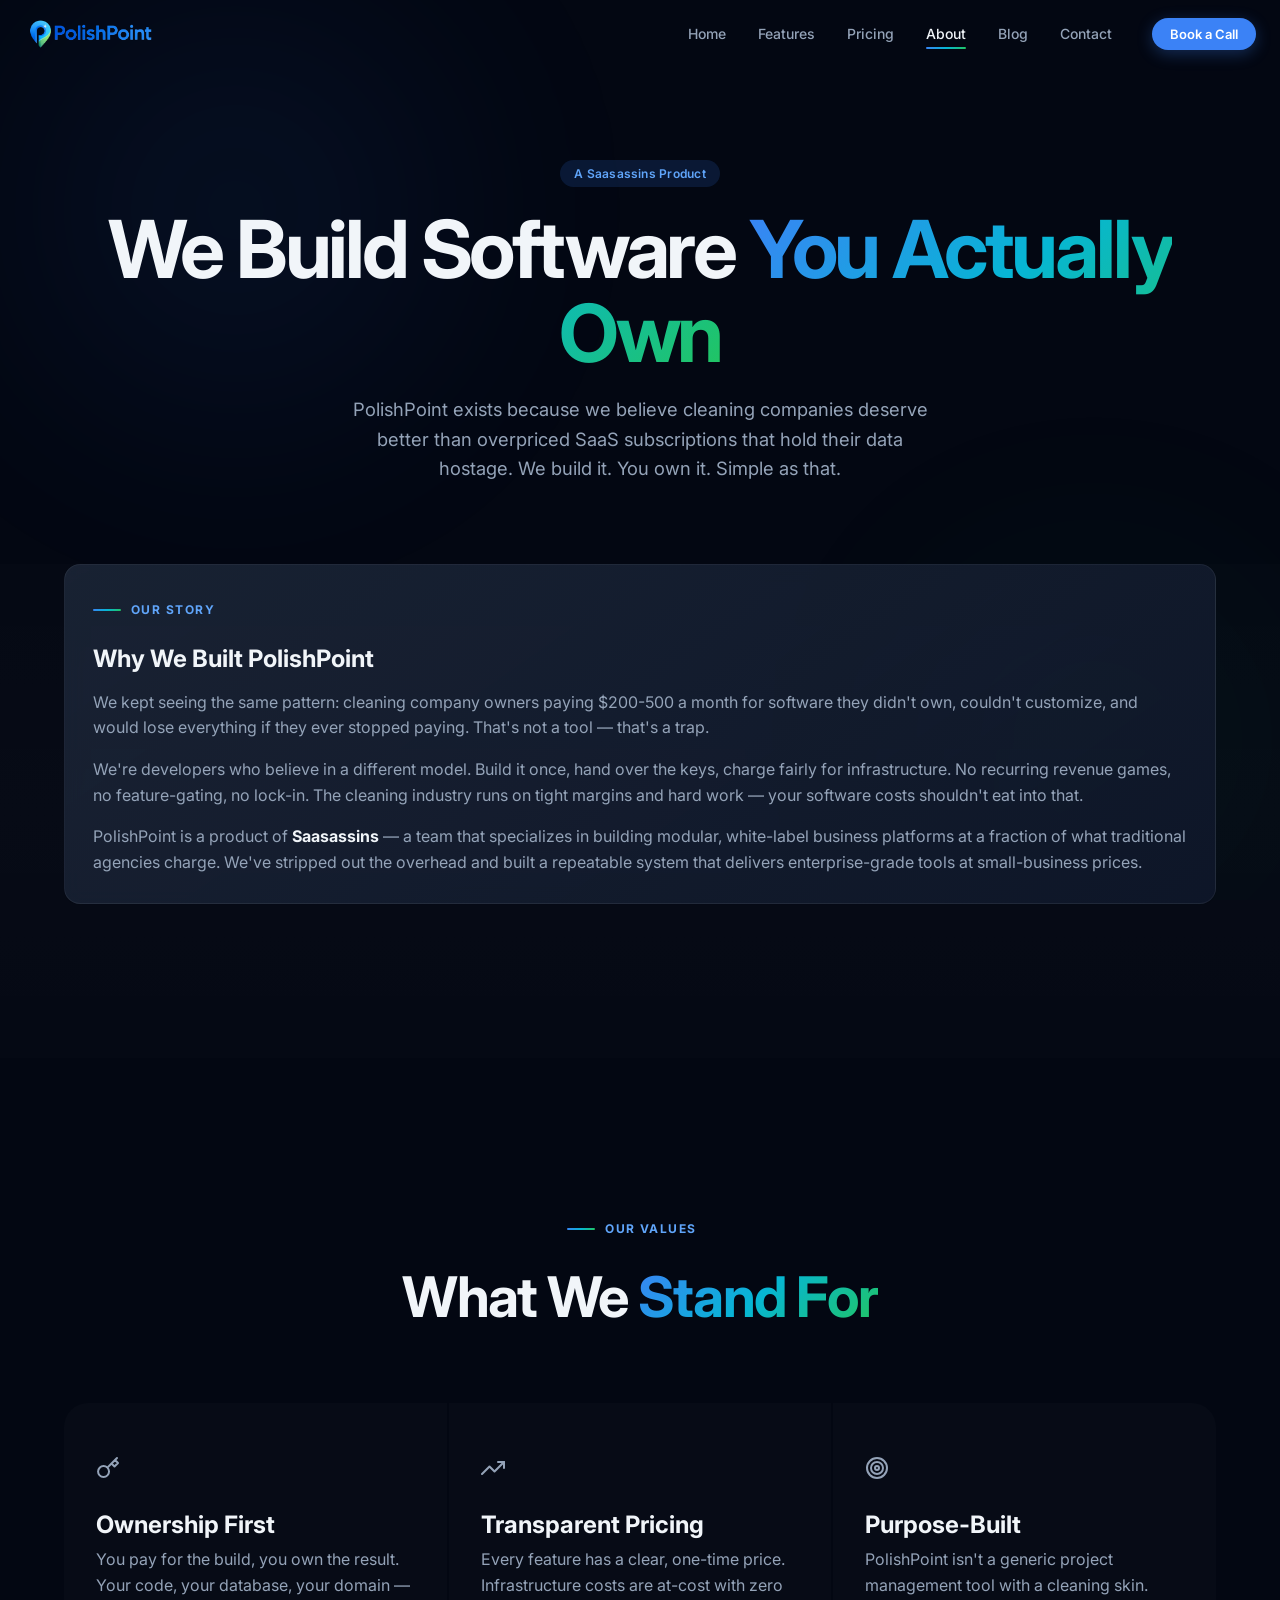
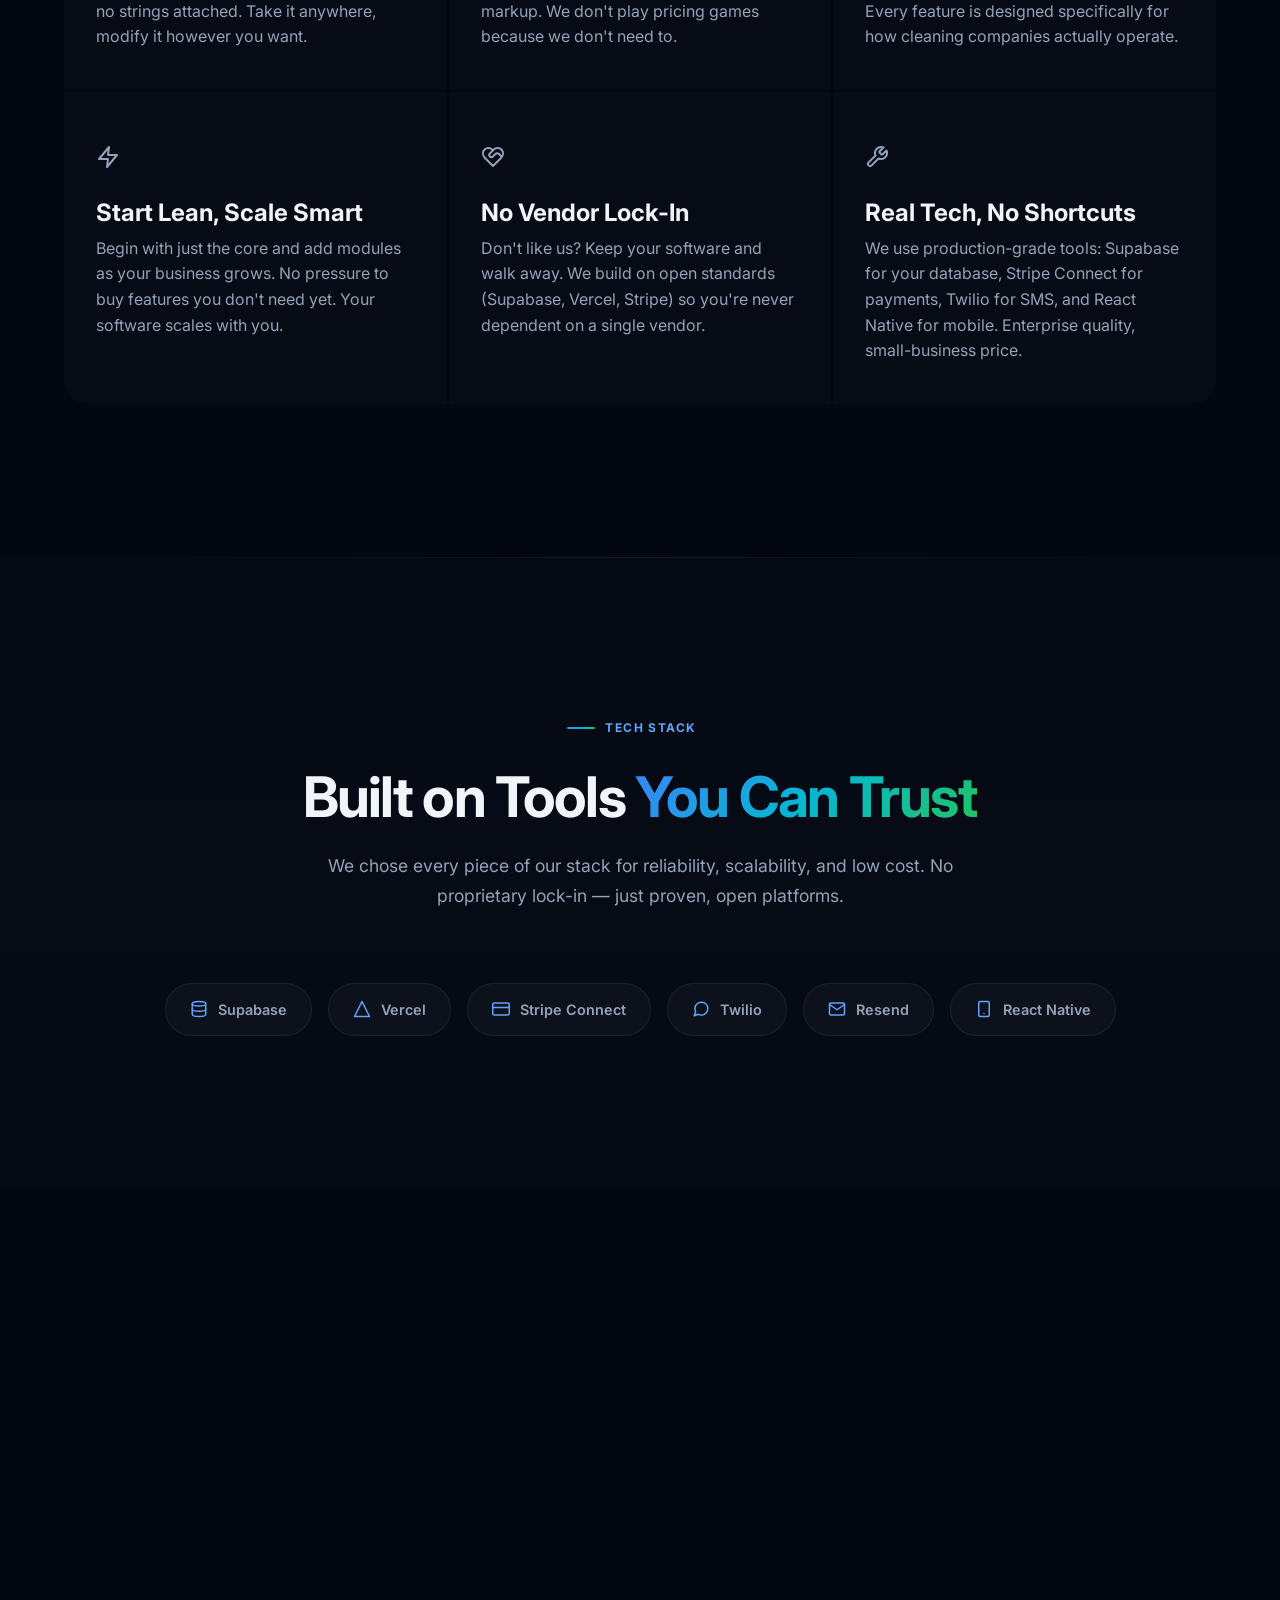
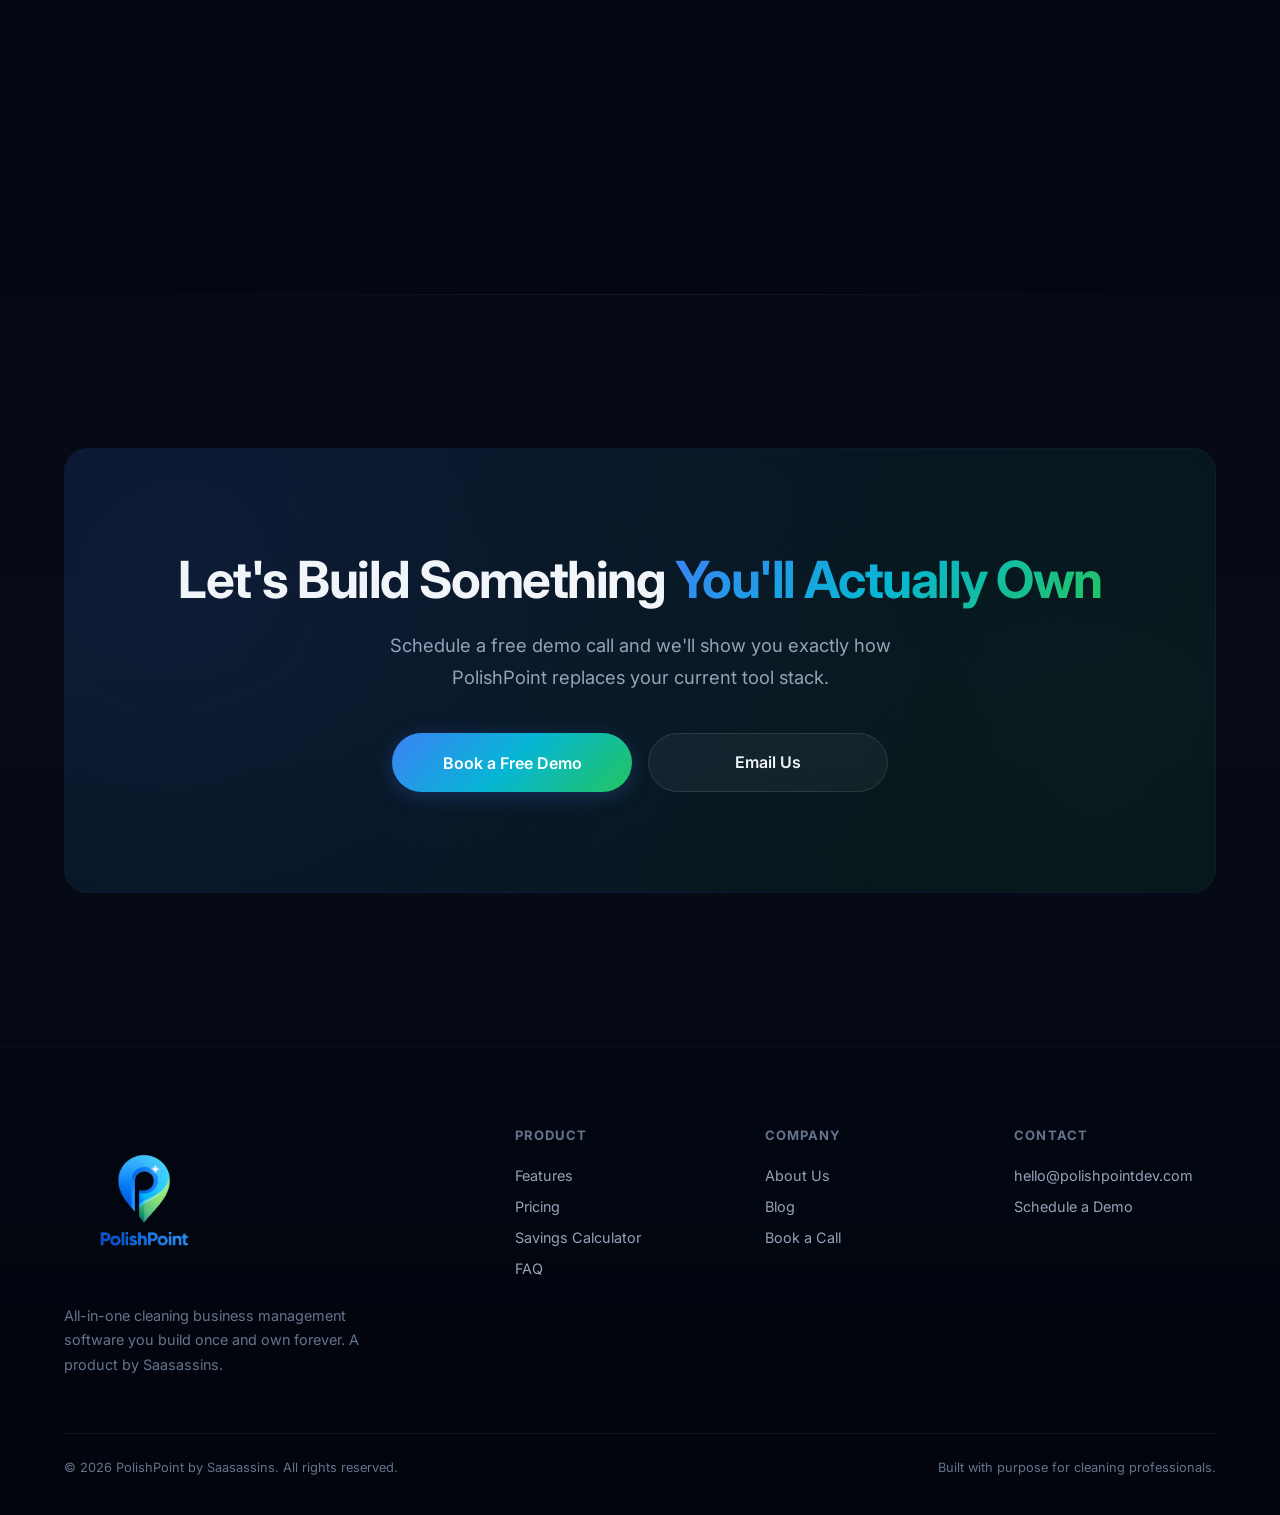
<file: about.html>
<!DOCTYPE html>
<html lang="en">
<head>
<meta charset="UTF-8">
<meta name="viewport" content="width=device-width, initial-scale=1">
<title>About Us — PolishPoint | Cleaning Business Software</title>
<meta name="description" content="Meet the team behind PolishPoint. We build affordable, custom cleaning business software that you own forever — no subscriptions, no vendor lock-in.">
<meta name="keywords" content="cleaning business software company, about PolishPoint, Saasassins, affordable cleaning company software, custom business software">
<link rel="preconnect" href="https://fonts.googleapis.com">
<link rel="preconnect" href="https://fonts.gstatic.com" crossorigin>
<link href="https://fonts.googleapis.com/css2?family=Inter:wght@400;500;600;700;800;900&display=swap" rel="stylesheet">
<link rel="stylesheet" href="css/style.css">
<link href="https://assets.calendly.com/assets/external/widget.css" rel="stylesheet">
<script src="https://assets.calendly.com/assets/external/widget.js" type="text/javascript" async></script>
</head>
<body class="page-transition">

<div class="mesh-bg"></div>
<div class="spotlight"></div>
<div class="scroll-progress"></div>

<!-- ═══ Navigation ═══ -->
<nav class="nav">
  <div class="nav-inner">
    <a href="index.html" class="nav-logo">
      <img src="images/logo-horizontal1.PNG" alt="PolishPoint" height="72">
    </a>
    <div class="nav-links">
      <a href="index.html">Home</a>
      <a href="index.html#features">Features</a>
      <a href="index.html#pricing">Pricing</a>
      <a href="about.html" class="active">About</a>
      <a href="blog.html">Blog</a>
      <a href="index.html#contact">Contact</a>
      <button class="btn btn-primary btn-sm nav-cta" onclick="openCalendly()">Book a Call</button>
    </div>
    <button class="nav-toggle" aria-label="Menu">
      <span></span><span></span><span></span>
    </button>
  </div>
</nav>

<!-- ═══ About Hero ═══ -->
<section class="about-hero">
  <div class="container">
    <span class="badge badge-blue" style="margin-bottom:20px;display:inline-flex">A Saasassins Product</span>
    <h1>We Build Software <span class="gradient-text">You Actually Own</span></h1>
    <p>PolishPoint exists because we believe cleaning companies deserve better than overpriced SaaS subscriptions that hold their data hostage. We build it. You own it. Simple as that.</p>
  </div>
</section>

<!-- ═══ Our Story ═══ -->
<section class="section" style="padding-top:0">
  <div class="container">
    <div class="problem-grid">
      <div class="glass-card reveal" style="grid-column:span 2">
        <div class="section-label">Our Story</div>
        <h3 style="margin-bottom:16px;font-size:1.5rem">Why We Built PolishPoint</h3>
        <p style="margin-bottom:16px;max-width:100%">We kept seeing the same pattern: cleaning company owners paying $200-500 a month for software they didn't own, couldn't customize, and would lose everything if they ever stopped paying. That's not a tool &mdash; that's a trap.</p>
        <p style="margin-bottom:16px;max-width:100%">We're developers who believe in a different model. Build it once, hand over the keys, charge fairly for infrastructure. No recurring revenue games, no feature-gating, no lock-in. The cleaning industry runs on tight margins and hard work &mdash; your software costs shouldn't eat into that.</p>
        <p style="max-width:100%">PolishPoint is a product of <strong style="color:var(--text-primary)">Saasassins</strong> &mdash; a team that specializes in building modular, white-label business platforms at a fraction of what traditional agencies charge. We've stripped out the overhead and built a repeatable system that delivers enterprise-grade tools at small-business prices.</p>
      </div>
    </div>
  </div>
</section>

<!-- ═══ Values ═══ -->
<section class="section">
  <div class="container">
    <div class="section-header reveal">
      <div class="section-label">Our Values</div>
      <h2>What We <span class="gradient-text">Stand For</span></h2>
    </div>
    <div class="values-grid">
      <div class="value-card reveal">
        <div class="value-icon"><svg width="28" height="28" viewBox="0 0 24 24" fill="none" stroke="currentColor" stroke-width="2" stroke-linecap="round" stroke-linejoin="round"><path d="M21 2l-2 2m-7.61 7.61a5.5 5.5 0 1 1-7.778 7.778 5.5 5.5 0 0 1 7.777-7.777zm0 0L15.5 7.5m0 0l3 3L22 7l-3-3m-3.5 3.5L19 4"/></svg></div>
        <h3>Ownership First</h3>
        <p>You pay for the build, you own the result. Your code, your database, your domain &mdash; no strings attached. Take it anywhere, modify it however you want.</p>
      </div>
      <div class="value-card reveal reveal-delay-1">
        <div class="value-icon"><svg width="28" height="28" viewBox="0 0 24 24" fill="none" stroke="currentColor" stroke-width="2" stroke-linecap="round" stroke-linejoin="round"><polyline points="23 6 13.5 15.5 8.5 10.5 1 18"/><polyline points="17 6 23 6 23 12"/></svg></div>
        <h3>Transparent Pricing</h3>
        <p>Every feature has a clear, one-time price. Infrastructure costs are at-cost with zero markup. We don't play pricing games because we don't need to.</p>
      </div>
      <div class="value-card reveal reveal-delay-2">
        <div class="value-icon"><svg width="28" height="28" viewBox="0 0 24 24" fill="none" stroke="currentColor" stroke-width="2" stroke-linecap="round" stroke-linejoin="round"><circle cx="12" cy="12" r="10"/><circle cx="12" cy="12" r="6"/><circle cx="12" cy="12" r="2"/></svg></div>
        <h3>Purpose-Built</h3>
        <p>PolishPoint isn't a generic project management tool with a cleaning skin. Every feature is designed specifically for how cleaning companies actually operate.</p>
      </div>
      <div class="value-card reveal">
        <div class="value-icon"><svg width="28" height="28" viewBox="0 0 24 24" fill="none" stroke="currentColor" stroke-width="2" stroke-linecap="round" stroke-linejoin="round"><polygon points="13 2 3 14 12 14 11 22 21 10 12 10 13 2"/></svg></div>
        <h3>Start Lean, Scale Smart</h3>
        <p>Begin with just the core and add modules as your business grows. No pressure to buy features you don't need yet. Your software scales with you.</p>
      </div>
      <div class="value-card reveal reveal-delay-1">
        <div class="value-icon"><svg width="28" height="28" viewBox="0 0 24 24" fill="none" stroke="currentColor" stroke-width="2" stroke-linecap="round" stroke-linejoin="round"><path d="M20.42 4.58a5.4 5.4 0 0 0-7.65 0l-.77.78-.77-.78a5.4 5.4 0 0 0-7.65 0C1.46 6.7 1.33 10.28 4 13l8 8 8-8c2.67-2.72 2.54-6.3.42-8.42z"/><path d="M12 5.36L8.87 8.5a2.13 2.13 0 0 0 0 3h0a2.13 2.13 0 0 0 3 0l2.26-2.21a3 3 0 0 1 4.22 0l2.15 2.21"/></svg></div>
        <h3>No Vendor Lock-In</h3>
        <p>Don't like us? Keep your software and walk away. We build on open standards (Supabase, Vercel, Stripe) so you're never dependent on a single vendor.</p>
      </div>
      <div class="value-card reveal reveal-delay-2">
        <div class="value-icon"><svg width="28" height="28" viewBox="0 0 24 24" fill="none" stroke="currentColor" stroke-width="2" stroke-linecap="round" stroke-linejoin="round"><path d="M14.7 6.3a1 1 0 0 0 0 1.4l1.6 1.6a1 1 0 0 0 1.4 0l3.77-3.77a6 6 0 0 1-7.94 7.94l-6.91 6.91a2.12 2.12 0 0 1-3-3l6.91-6.91a6 6 0 0 1 7.94-7.94l-3.76 3.76z"/></svg></div>
        <h3>Real Tech, No Shortcuts</h3>
        <p>We use production-grade tools: Supabase for your database, Stripe Connect for payments, Twilio for SMS, and React Native for mobile. Enterprise quality, small-business price.</p>
      </div>
    </div>
  </div>
</section>

<!-- ═══ The Stack ═══ -->
<section class="section">
  <div class="container">
    <div class="section-header reveal">
      <div class="section-label">Tech Stack</div>
      <h2>Built on Tools <span class="gradient-text">You Can Trust</span></h2>
      <p>We chose every piece of our stack for reliability, scalability, and low cost. No proprietary lock-in &mdash; just proven, open platforms.</p>
    </div>
    <div class="tech-stack-row reveal">
      <div class="tech-pill"><svg width="18" height="18" viewBox="0 0 24 24" fill="none" stroke="currentColor" stroke-width="2" stroke-linecap="round" stroke-linejoin="round"><ellipse cx="12" cy="5" rx="9" ry="3"/><path d="M21 12c0 1.66-4 3-9 3s-9-1.34-9-3"/><path d="M3 5v14c0 1.66 4 3 9 3s9-1.34 9-3V5"/></svg> Supabase</div>
      <div class="tech-pill"><svg width="18" height="18" viewBox="0 0 24 24" fill="none" stroke="currentColor" stroke-width="2" stroke-linecap="round" stroke-linejoin="round"><polygon points="12 2 2 22 22 22"/></svg> Vercel</div>
      <div class="tech-pill"><svg width="18" height="18" viewBox="0 0 24 24" fill="none" stroke="currentColor" stroke-width="2" stroke-linecap="round" stroke-linejoin="round"><rect x="1" y="4" width="22" height="16" rx="2" ry="2"/><line x1="1" y1="10" x2="23" y2="10"/></svg> Stripe Connect</div>
      <div class="tech-pill"><svg width="18" height="18" viewBox="0 0 24 24" fill="none" stroke="currentColor" stroke-width="2" stroke-linecap="round" stroke-linejoin="round"><path d="M21 11.5a8.38 8.38 0 0 1-.9 3.8 8.5 8.5 0 0 1-7.6 4.7 8.38 8.38 0 0 1-3.8-.9L3 21l1.9-5.7a8.38 8.38 0 0 1-.9-3.8 8.5 8.5 0 0 1 4.7-7.6 8.38 8.38 0 0 1 3.8-.9h.5a8.48 8.48 0 0 1 8 8v.5z"/></svg> Twilio</div>
      <div class="tech-pill"><svg width="18" height="18" viewBox="0 0 24 24" fill="none" stroke="currentColor" stroke-width="2" stroke-linecap="round" stroke-linejoin="round"><path d="M4 4h16c1.1 0 2 .9 2 2v12c0 1.1-.9 2-2 2H4c-1.1 0-2-.9-2-2V6c0-1.1.9-2 2-2z"/><polyline points="22,6 12,13 2,6"/></svg> Resend</div>
      <div class="tech-pill"><svg width="18" height="18" viewBox="0 0 24 24" fill="none" stroke="currentColor" stroke-width="2" stroke-linecap="round" stroke-linejoin="round"><rect x="5" y="2" width="14" height="20" rx="2" ry="2"/><line x1="12" y1="18" x2="12.01" y2="18"/></svg> React Native</div>
    </div>
  </div>
</section>

<!-- ═══ By the Numbers ═══ -->
<section class="section">
  <div class="container">
    <div class="section-header reveal">
      <div class="section-label">By the Numbers</div>
      <h2>The <span class="gradient-text">PolishPoint</span> Difference</h2>
    </div>
    <div class="steps reveal">
      <div class="step">
        <div class="step-num" style="font-size:20px;border-color:rgba(34,197,94,.3)">
          <span data-count="80" data-suffix="%" style="color:var(--green-400)">0</span>
        </div>
        <h3>Less Expensive</h3>
        <p>Than typical SaaS cleaning software over a 3-year period. Pay once, save thousands.</p>
      </div>
      <div class="step">
        <div class="step-num" style="font-size:20px;border-color:rgba(6,182,212,.3)">
          <span data-count="40" data-suffix="+" style="color:var(--cyan-400)">0</span>
        </div>
        <h3>Available Features</h3>
        <p>Across 9 modular categories. Pick what you need, skip what you don't.</p>
      </div>
      <div class="step">
        <div class="step-num" style="font-size:20px;border-color:rgba(59,130,246,.3)">
          <span data-count="100" data-suffix="%" style="color:var(--blue-400)">0</span>
        </div>
        <h3>Code Ownership</h3>
        <p>Every line of code, every database record, every asset &mdash; it's all yours, forever.</p>
      </div>
    </div>
  </div>
</section>

<!-- ═══ CTA ═══ -->
<section class="section">
  <div class="container">
    <div class="cta-banner reveal">
      <h2>Let's Build Something <span class="gradient-text">You'll Actually Own</span></h2>
      <p>Schedule a free demo call and we'll show you exactly how PolishPoint replaces your current tool stack.</p>
      <div class="cta-buttons">
        <button class="btn btn-gradient btn-lg" onclick="openCalendly()">Book a Free Demo</button>
        <a href="mailto:hello@polishpointdev.com" class="btn btn-secondary btn-lg">Email Us</a>
      </div>
    </div>
  </div>
</section>

<!-- ═══ Footer ═══ -->
<footer class="footer">
  <div class="container">
    <div class="footer-grid">
      <div class="footer-brand">
        <img src="images/logo-stacked1.PNG" alt="PolishPoint" class="footer-logo-stacked">
        <p>All-in-one cleaning business management software you build once and own forever. A product by Saasassins.</p>
      </div>
      <div class="footer-col">
        <h4>Product</h4>
        <a href="index.html#features">Features</a>
        <a href="index.html#pricing">Pricing</a>
        <a href="index.html#calculator">Savings Calculator</a>
        <a href="index.html#faq">FAQ</a>
      </div>
      <div class="footer-col">
        <h4>Company</h4>
        <a href="about.html">About Us</a>
        <a href="blog.html">Blog</a>
        <a href="#" onclick="openCalendly();return false;">Book a Call</a>
      </div>
      <div class="footer-col">
        <h4>Contact</h4>
        <a href="mailto:hello@polishpointdev.com">hello@polishpointdev.com</a>
        <a href="#" onclick="openCalendly();return false;">Schedule a Demo</a>
      </div>
    </div>
    <div class="footer-bottom">
      <span>&copy; 2026 PolishPoint by Saasassins. All rights reserved.</span>
      <span>Built with purpose for cleaning professionals.</span>
    </div>
  </div>
</footer>

<script src="js/main.js"></script>
</body>
</html>
</file>
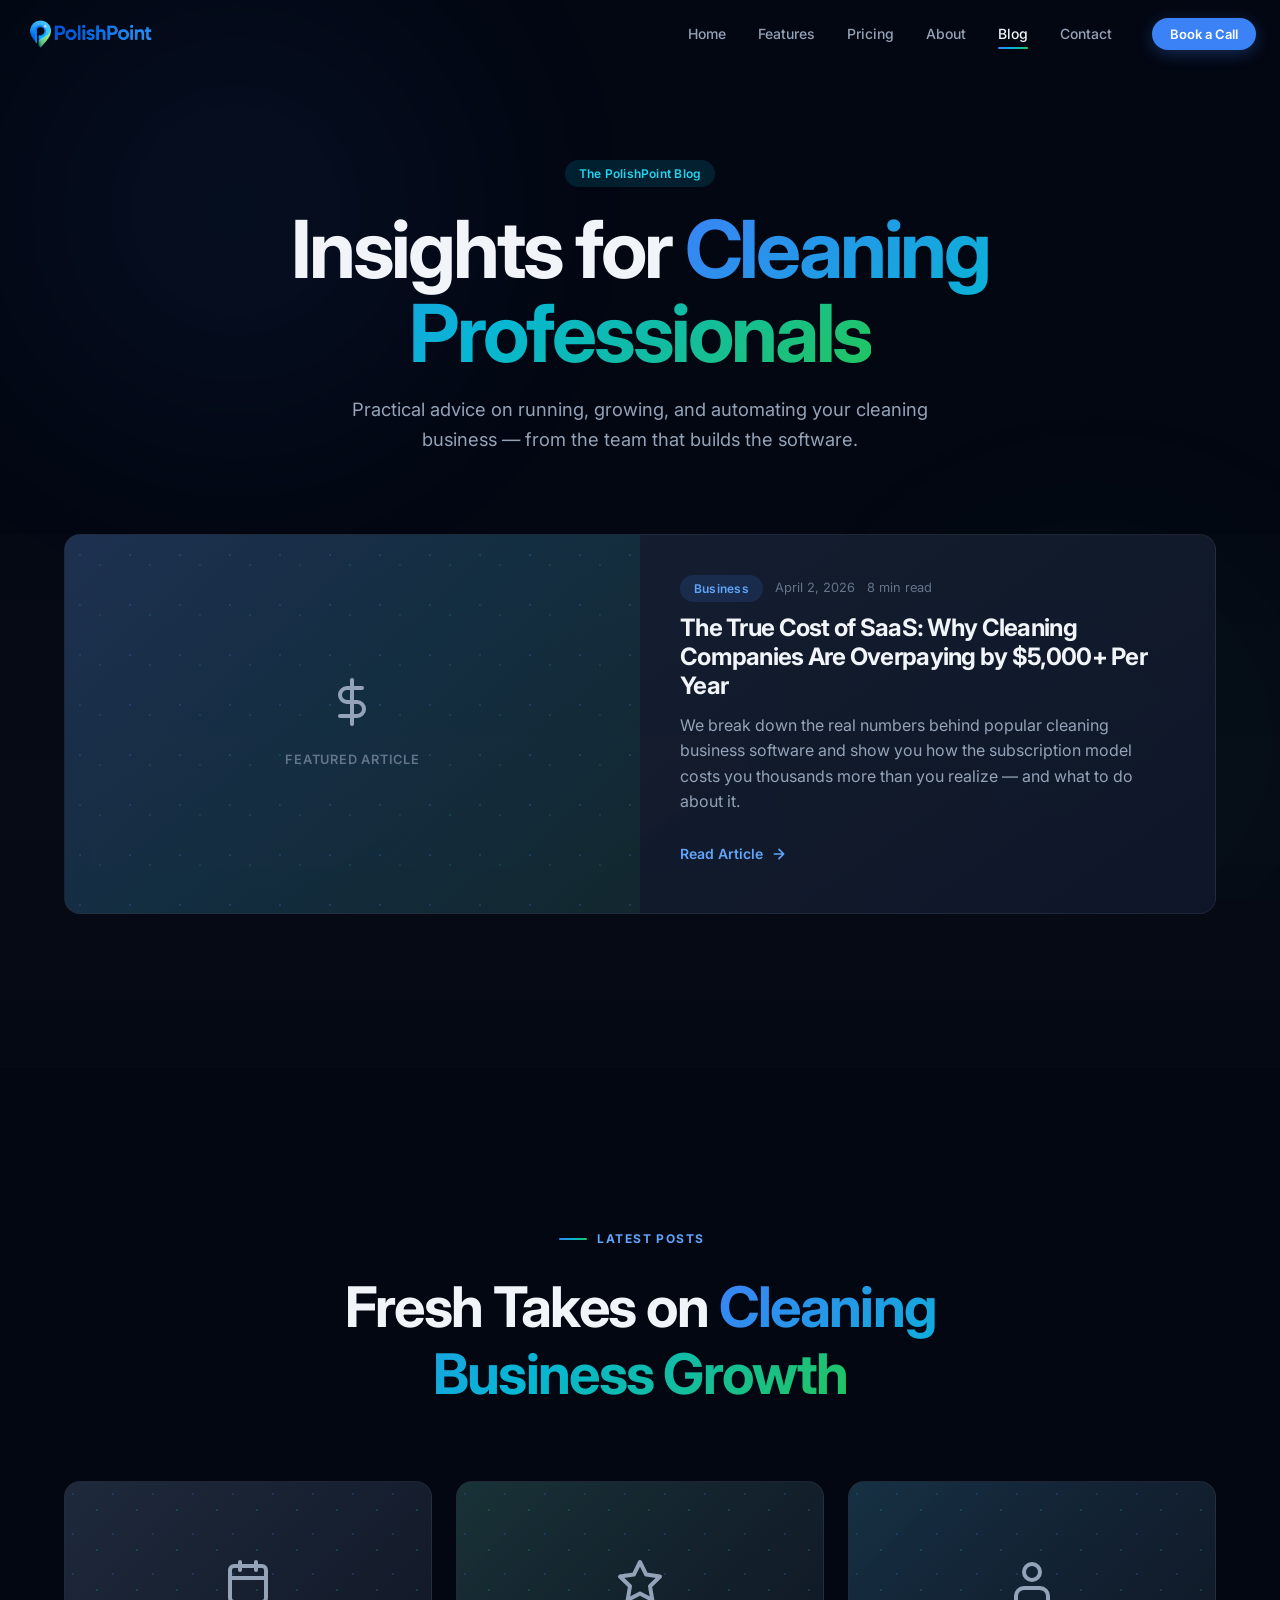
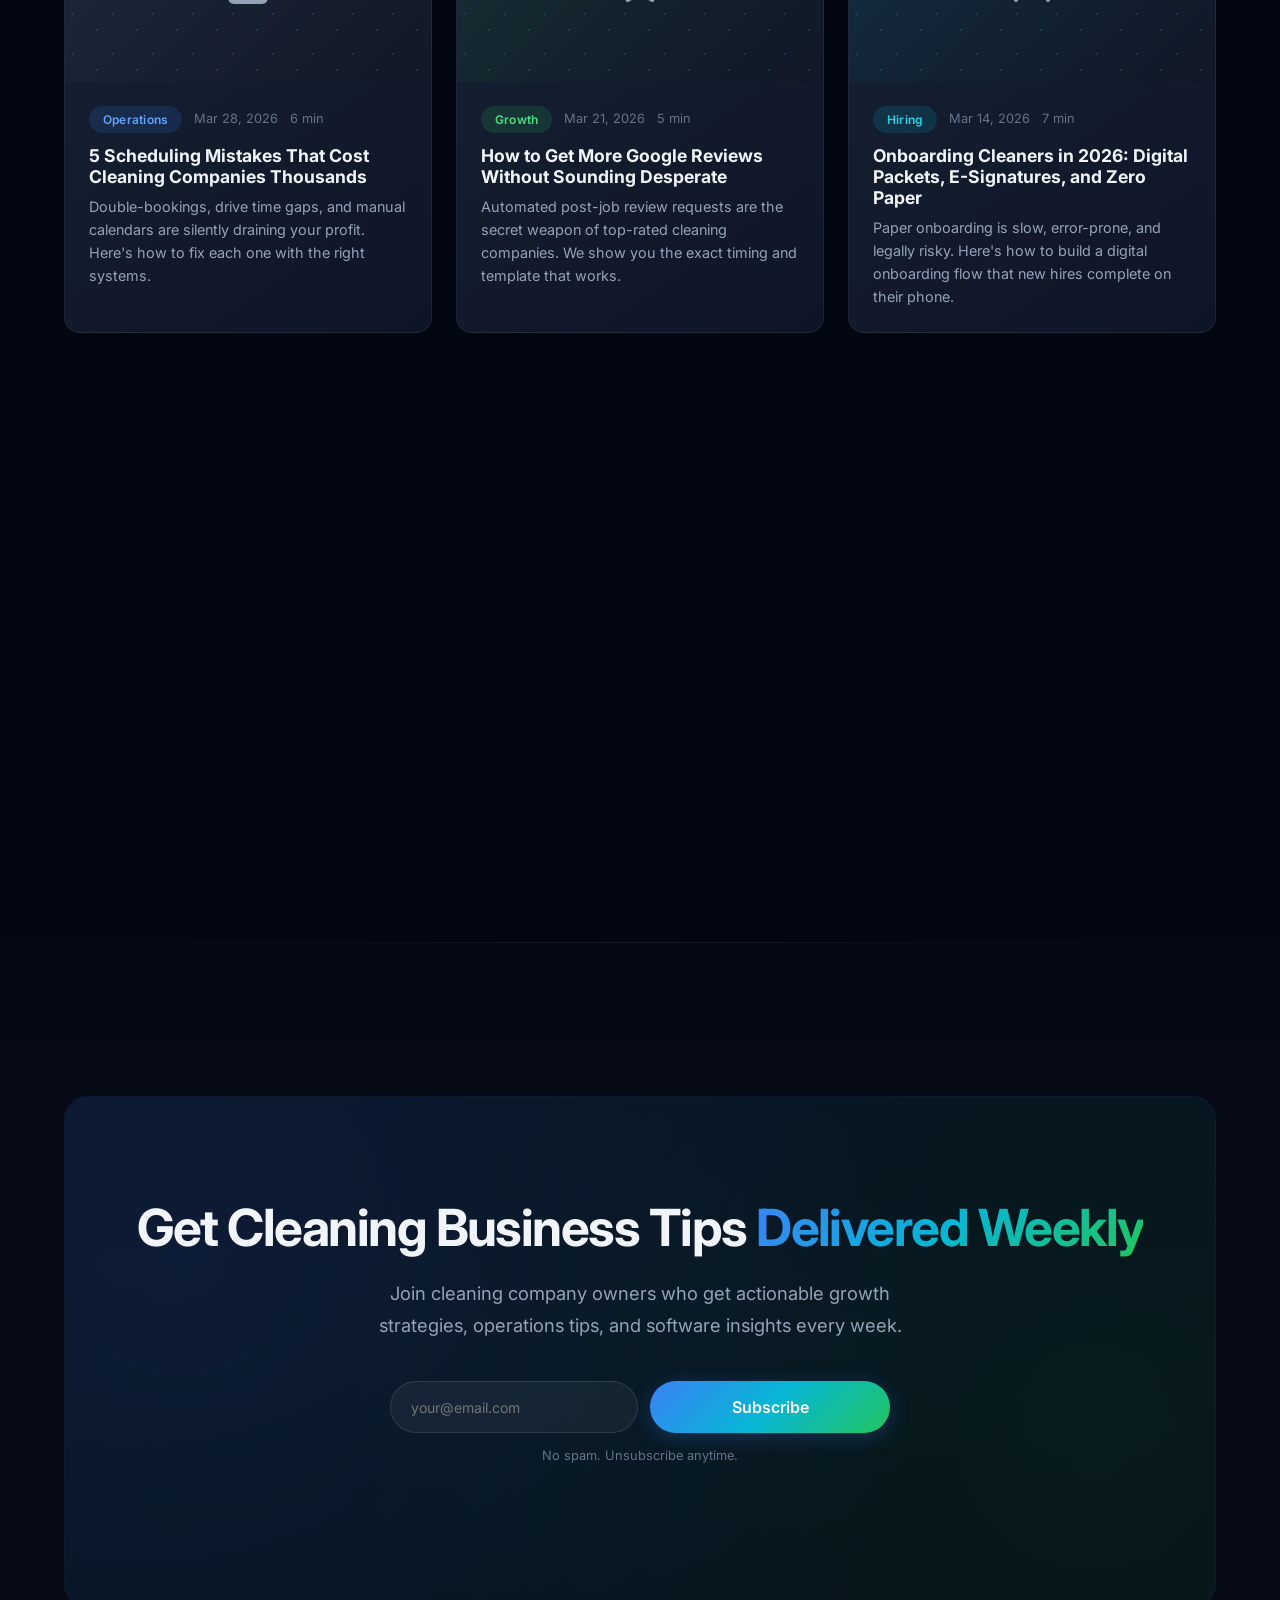
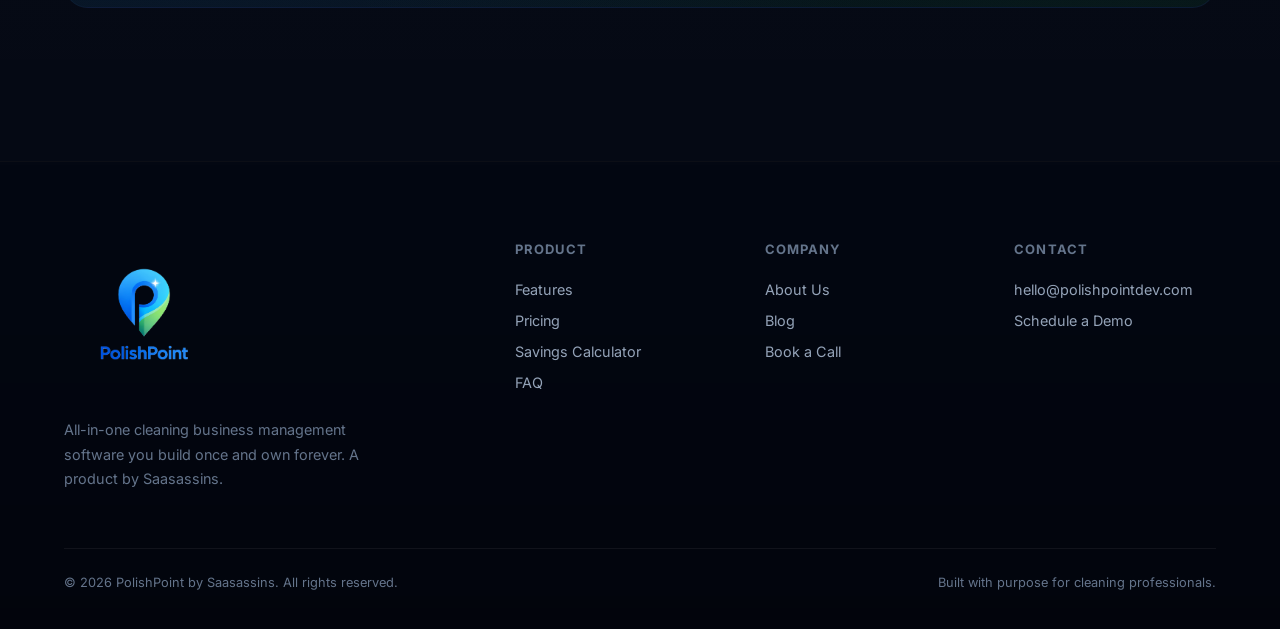
<file: blog.html>
<!DOCTYPE html>
<html lang="en">
<head>
<meta charset="UTF-8">
<meta name="viewport" content="width=device-width, initial-scale=1">
<title>Blog — PolishPoint | Tips for Growing Your Cleaning Business</title>
<meta name="description" content="Expert tips on running a cleaning business — scheduling, hiring, pricing, marketing, and software. From the team that builds PolishPoint.">
<meta name="keywords" content="cleaning business tips, cleaning company blog, how to grow a cleaning business, cleaning service marketing, maid service management tips, janitorial business advice">
<link rel="preconnect" href="https://fonts.googleapis.com">
<link rel="preconnect" href="https://fonts.gstatic.com" crossorigin>
<link href="https://fonts.googleapis.com/css2?family=Inter:wght@400;500;600;700;800;900&display=swap" rel="stylesheet">
<link rel="stylesheet" href="css/style.css">
<link href="https://assets.calendly.com/assets/external/widget.css" rel="stylesheet">
<script src="https://assets.calendly.com/assets/external/widget.js" type="text/javascript" async></script>
</head>
<body class="page-transition">

<div class="mesh-bg"></div>
<div class="spotlight"></div>
<div class="scroll-progress"></div>

<!-- ═══ Navigation ═══ -->
<nav class="nav">
  <div class="nav-inner">
    <a href="index.html" class="nav-logo">
      <img src="images/logo-horizontal1.PNG" alt="PolishPoint" height="72">
    </a>
    <div class="nav-links">
      <a href="index.html">Home</a>
      <a href="index.html#features">Features</a>
      <a href="index.html#pricing">Pricing</a>
      <a href="about.html">About</a>
      <a href="blog.html" class="active">Blog</a>
      <a href="index.html#contact">Contact</a>
      <button class="btn btn-primary btn-sm nav-cta" onclick="openCalendly()">Book a Call</button>
    </div>
    <button class="nav-toggle" aria-label="Menu">
      <span></span><span></span><span></span>
    </button>
  </div>
</nav>

<!-- ═══ Blog Hero ═══ -->
<section class="about-hero">
  <div class="container">
    <span class="badge badge-cyan" style="margin-bottom:20px;display:inline-flex">The PolishPoint Blog</span>
    <h1>Insights for <span class="gradient-text">Cleaning Professionals</span></h1>
    <p>Practical advice on running, growing, and automating your cleaning business &mdash; from the team that builds the software.</p>
  </div>
</section>

<!-- ═══ Featured Post ═══ -->
<section class="section" style="padding-top:0">
  <div class="container">
    <div class="glass-card reveal" style="display:grid;grid-template-columns:1fr 1fr;gap:0;padding:0;overflow:hidden">
      <div style="background:linear-gradient(135deg,rgba(59,130,246,.15),rgba(6,182,212,.1),rgba(34,197,94,.08));display:flex;align-items:center;justify-content:center;min-height:300px;position:relative;overflow:hidden">
        <div style="position:absolute;inset:0;background-image:radial-gradient(circle at 30% 40%,rgba(59,130,246,.2) 1px,transparent 1px),radial-gradient(circle at 70% 60%,rgba(34,197,94,.15) 1px,transparent 1px);background-size:50px 50px"></div>
        <div style="position:relative;text-align:center;padding:40px">
          <svg width="48" height="48" viewBox="0 0 24 24" fill="none" stroke="currentColor" stroke-width="2" stroke-linecap="round" stroke-linejoin="round"><line x1="12" y1="1" x2="12" y2="23"/><path d="M17 5H9.5a3.5 3.5 0 0 0 0 7h5a3.5 3.5 0 0 1 0 7H6"/></svg>
          <div style="margin-top:16px;font-size:.8rem;color:var(--text-muted);font-weight:600;text-transform:uppercase;letter-spacing:.06em">Featured Article</div>
        </div>
      </div>
      <div style="padding:40px;display:flex;flex-direction:column;justify-content:center">
        <div class="blog-card-meta">
          <span class="badge badge-blue">Business</span>
          <span>April 2, 2026</span>
          <span>8 min read</span>
        </div>
        <h2 style="font-size:1.5rem;margin-bottom:12px">The True Cost of SaaS: Why Cleaning Companies Are Overpaying by $5,000+ Per Year</h2>
        <p style="margin-bottom:20px">We break down the real numbers behind popular cleaning business software and show you how the subscription model costs you thousands more than you realize &mdash; and what to do about it.</p>
        <div>
          <a href="#" class="btn btn-ghost">
            Read Article
            <svg width="16" height="16" viewBox="0 0 24 24" fill="none" stroke="currentColor" stroke-width="2.5" stroke-linecap="round" stroke-linejoin="round"><path d="M5 12h14M12 5l7 7-7 7"/></svg>
          </a>
        </div>
      </div>
    </div>
  </div>
</section>

<!-- ═══ Blog Grid ═══ -->
<section class="section">
  <div class="container">
    <div class="section-header reveal">
      <div class="section-label">Latest Posts</div>
      <h2>Fresh Takes on <span class="gradient-text">Cleaning Business Growth</span></h2>
    </div>
    <div class="blog-grid">

      <!-- Post 1 -->
      <article class="blog-card reveal">
        <div class="blog-card-img">
          <div class="placeholder-pattern"></div>
          <div style="position:absolute;inset:0;display:flex;align-items:center;justify-content:center">
            <svg width="48" height="48" viewBox="0 0 24 24" fill="none" stroke="currentColor" stroke-width="2" stroke-linecap="round" stroke-linejoin="round"><rect x="3" y="4" width="18" height="18" rx="2" ry="2"/><line x1="16" y1="2" x2="16" y2="6"/><line x1="8" y1="2" x2="8" y2="6"/><line x1="3" y1="10" x2="21" y2="10"/></svg>
          </div>
        </div>
        <div class="blog-card-body">
          <div class="blog-card-meta">
            <span class="badge badge-blue">Operations</span>
            <span>Mar 28, 2026</span>
            <span>6 min</span>
          </div>
          <h3>5 Scheduling Mistakes That Cost Cleaning Companies Thousands</h3>
          <p>Double-bookings, drive time gaps, and manual calendars are silently draining your profit. Here's how to fix each one with the right systems.</p>
        </div>
      </article>

      <!-- Post 2 -->
      <article class="blog-card reveal reveal-delay-1">
        <div class="blog-card-img" style="background:linear-gradient(135deg,rgba(34,197,94,.1),var(--dark-800))">
          <div class="placeholder-pattern"></div>
          <div style="position:absolute;inset:0;display:flex;align-items:center;justify-content:center">
            <svg width="48" height="48" viewBox="0 0 24 24" fill="none" stroke="currentColor" stroke-width="2" stroke-linecap="round" stroke-linejoin="round"><polygon points="12 2 15.09 8.26 22 9.27 17 14.14 18.18 21.02 12 17.77 5.82 21.02 7 14.14 2 9.27 8.91 8.26 12 2"/></svg>
          </div>
        </div>
        <div class="blog-card-body">
          <div class="blog-card-meta">
            <span class="badge badge-green">Growth</span>
            <span>Mar 21, 2026</span>
            <span>5 min</span>
          </div>
          <h3>How to Get More Google Reviews Without Sounding Desperate</h3>
          <p>Automated post-job review requests are the secret weapon of top-rated cleaning companies. We show you the exact timing and template that works.</p>
        </div>
      </article>

      <!-- Post 3 -->
      <article class="blog-card reveal reveal-delay-2">
        <div class="blog-card-img" style="background:linear-gradient(135deg,rgba(6,182,212,.1),var(--dark-800))">
          <div class="placeholder-pattern"></div>
          <div style="position:absolute;inset:0;display:flex;align-items:center;justify-content:center">
            <svg width="48" height="48" viewBox="0 0 24 24" fill="none" stroke="currentColor" stroke-width="2" stroke-linecap="round" stroke-linejoin="round"><path d="M20 21v-2a4 4 0 0 0-4-4H8a4 4 0 0 0-4 4v2"/><circle cx="12" cy="7" r="4"/></svg>
          </div>
        </div>
        <div class="blog-card-body">
          <div class="blog-card-meta">
            <span class="badge badge-cyan">Hiring</span>
            <span>Mar 14, 2026</span>
            <span>7 min</span>
          </div>
          <h3>Onboarding Cleaners in 2026: Digital Packets, E-Signatures, and Zero Paper</h3>
          <p>Paper onboarding is slow, error-prone, and legally risky. Here's how to build a digital onboarding flow that new hires complete on their phone.</p>
        </div>
      </article>

      <!-- Post 4 -->
      <article class="blog-card reveal">
        <div class="blog-card-img" style="background:linear-gradient(135deg,rgba(251,191,36,.08),var(--dark-800))">
          <div class="placeholder-pattern"></div>
          <div style="position:absolute;inset:0;display:flex;align-items:center;justify-content:center">
            <svg width="48" height="48" viewBox="0 0 24 24" fill="none" stroke="currentColor" stroke-width="2" stroke-linecap="round" stroke-linejoin="round"><path d="M23 19a2 2 0 0 1-2 2H3a2 2 0 0 1-2-2V8a2 2 0 0 1 2-2h4l2-3h6l2 3h4a2 2 0 0 1 2 2z"/><circle cx="12" cy="13" r="4"/></svg>
          </div>
        </div>
        <div class="blog-card-body">
          <div class="blog-card-meta">
            <span class="badge badge-blue">Field Ops</span>
            <span>Mar 7, 2026</span>
            <span>4 min</span>
          </div>
          <h3>Before &amp; After Photos: The Trust-Building Tool You're Not Using</h3>
          <p>Timestamped, geotagged photos don't just prove your work was done &mdash; they reduce disputes by 70% and make clients feel cared for.</p>
        </div>
      </article>

      <!-- Post 5 -->
      <article class="blog-card reveal reveal-delay-1">
        <div class="blog-card-img" style="background:linear-gradient(135deg,rgba(239,68,68,.08),var(--dark-800))">
          <div class="placeholder-pattern"></div>
          <div style="position:absolute;inset:0;display:flex;align-items:center;justify-content:center">
            <svg width="48" height="48" viewBox="0 0 24 24" fill="none" stroke="currentColor" stroke-width="2" stroke-linecap="round" stroke-linejoin="round"><polyline points="23 6 13.5 15.5 8.5 10.5 1 18"/><polyline points="17 6 23 6 23 12"/></svg>
          </div>
        </div>
        <div class="blog-card-body">
          <div class="blog-card-meta">
            <span class="badge badge-green">Finance</span>
            <span>Feb 28, 2026</span>
            <span>6 min</span>
          </div>
          <h3>Stop Chasing Invoices: How Automated Billing Fixes Cash Flow</h3>
          <p>Late payments are a cleaning company killer. We walk through automated invoicing, recurring billing, and how tipping increases per-job revenue.</p>
        </div>
      </article>

      <!-- Post 6 -->
      <article class="blog-card reveal reveal-delay-2">
        <div class="blog-card-img" style="background:linear-gradient(135deg,rgba(99,102,241,.1),var(--dark-800))">
          <div class="placeholder-pattern"></div>
          <div style="position:absolute;inset:0;display:flex;align-items:center;justify-content:center">
            <svg width="48" height="48" viewBox="0 0 24 24" fill="none" stroke="currentColor" stroke-width="2" stroke-linecap="round" stroke-linejoin="round"><polygon points="13 2 3 14 12 14 11 22 21 10 12 10 13 2"/></svg>
          </div>
        </div>
        <div class="blog-card-body">
          <div class="blog-card-meta">
            <span class="badge badge-cyan">Strategy</span>
            <span>Feb 20, 2026</span>
            <span>9 min</span>
          </div>
          <h3>From Solo Cleaner to Crew of 10: The Systems You Need at Every Stage</h3>
          <p>Growth isn't just about getting more clients — it's about having the right tools at the right time. Here's the roadmap from solopreneur to team leader.</p>
        </div>
      </article>

    </div>
  </div>
</section>

<!-- ═══ Newsletter CTA ═══ -->
<section class="section">
  <div class="container">
    <div class="cta-banner reveal">
      <h2>Get Cleaning Business Tips <span class="gradient-text">Delivered Weekly</span></h2>
      <p>Join cleaning company owners who get actionable growth strategies, operations tips, and software insights every week.</p>
      <div style="display:flex;gap:12px;justify-content:center;flex-wrap:wrap;max-width:500px;margin:0 auto">
        <input type="email" placeholder="your@email.com" style="flex:1;min-width:200px;padding:14px 20px;border-radius:9999px;border:1px solid rgba(255,255,255,.1);background:rgba(255,255,255,.05);color:var(--text-primary);font-size:14px;outline:none;font-family:inherit" onfocus="this.style.borderColor='rgba(59,130,246,.4)'" onblur="this.style.borderColor='rgba(255,255,255,.1)'">
        <button class="btn btn-gradient btn-lg">Subscribe</button>
      </div>
      <p style="font-size:.8rem;color:var(--text-muted);margin-top:12px">No spam. Unsubscribe anytime.</p>
    </div>
  </div>
</section>

<!-- ═══ Footer ═══ -->
<footer class="footer">
  <div class="container">
    <div class="footer-grid">
      <div class="footer-brand">
        <img src="images/logo-stacked1.PNG" alt="PolishPoint" class="footer-logo-stacked">
        <p>All-in-one cleaning business management software you build once and own forever. A product by Saasassins.</p>
      </div>
      <div class="footer-col">
        <h4>Product</h4>
        <a href="index.html#features">Features</a>
        <a href="index.html#pricing">Pricing</a>
        <a href="index.html#calculator">Savings Calculator</a>
        <a href="index.html#faq">FAQ</a>
      </div>
      <div class="footer-col">
        <h4>Company</h4>
        <a href="about.html">About Us</a>
        <a href="blog.html">Blog</a>
        <a href="#" onclick="openCalendly();return false;">Book a Call</a>
      </div>
      <div class="footer-col">
        <h4>Contact</h4>
        <a href="mailto:hello@polishpointdev.com">hello@polishpointdev.com</a>
        <a href="#" onclick="openCalendly();return false;">Schedule a Demo</a>
      </div>
    </div>
    <div class="footer-bottom">
      <span>&copy; 2026 PolishPoint by Saasassins. All rights reserved.</span>
      <span>Built with purpose for cleaning professionals.</span>
    </div>
  </div>
</footer>

<script src="js/main.js"></script>
</body>
</html>
</file>
<file: css/style.css>
/* ═══════════════════════════════════════════════════════════
   PolishPoint — Design System & Shared Styles
   Colors derived from logo: Blue → Cyan → Green gradient
   ═══════════════════════════════════════════════════════════ */

/* ── Design Tokens ── */
:root {
  /* Brand blues */
  --blue-50: #eff6ff;
  --blue-100: #dbeafe;
  --blue-200: #bfdbfe;
  --blue-300: #93c5fd;
  --blue-400: #60a5fa;
  --blue-500: #3b82f6;
  --blue-600: #2563eb;
  --blue-700: #1d4ed8;
  --blue-800: #1e40af;
  --blue-900: #1e3a8a;

  /* Cyan accent */
  --cyan-300: #67e8f9;
  --cyan-400: #22d3ee;
  --cyan-500: #06b6d4;

  /* Green accent */
  --green-300: #86efac;
  --green-400: #4ade80;
  --green-500: #22c55e;
  --green-600: #16a34a;

  /* Dark surfaces */
  --dark-950: #030712;
  --dark-900: #0a0f1a;
  --dark-800: #111827;
  --dark-700: #1e293b;
  --dark-600: #334155;
  --dark-500: #475569;

  /* Text */
  --text-primary: #f1f5f9;
  --text-secondary: #94a3b8;
  --text-muted: #64748b;
  --text-accent: #60a5fa;

  /* Gradients */
  --gradient-brand: linear-gradient(135deg, #3b82f6 0%, #06b6d4 50%, #22c55e 100%);
  --gradient-blue: linear-gradient(135deg, #2563eb, #60a5fa);
  --gradient-glow: linear-gradient(135deg, rgba(59,130,246,.15), rgba(6,182,212,.1), rgba(34,197,94,.05));
  --gradient-card: linear-gradient(145deg, rgba(30,41,59,.8), rgba(15,23,42,.9));
  --gradient-glass: linear-gradient(135deg, rgba(255,255,255,.05), rgba(255,255,255,.02));

  /* Shadows */
  --shadow-sm: 0 1px 2px rgba(0,0,0,.3);
  --shadow-md: 0 4px 12px rgba(0,0,0,.3);
  --shadow-lg: 0 8px 32px rgba(0,0,0,.4);
  --shadow-glow-blue: 0 0 40px rgba(59,130,246,.15);
  --shadow-glow-cyan: 0 0 40px rgba(6,182,212,.15);

  /* Spacing */
  --section-pad: clamp(80px, 12vw, 160px);
  --container-max: 1200px;
  --container-wide: 1400px;

  /* Radius */
  --radius-sm: 8px;
  --radius-md: 12px;
  --radius-lg: 16px;
  --radius-xl: 24px;
  --radius-full: 9999px;

  /* Transitions */
  --ease-out: cubic-bezier(.16,1,.3,1);
  --ease-spring: cubic-bezier(.34,1.56,.64,1);
  --duration-fast: 150ms;
  --duration-normal: 300ms;
  --duration-slow: 500ms;
}

/* ── Reset ── */
*, *::before, *::after { margin: 0; padding: 0; box-sizing: border-box; }
html { scroll-behavior: smooth; -webkit-font-smoothing: antialiased; }
body {
  font-family: 'Inter', system-ui, -apple-system, sans-serif;
  background: var(--dark-950);
  color: var(--text-secondary);
  line-height: 1.6;
  overflow-x: hidden;
}
a { color: inherit; text-decoration: none; }
img { max-width: 100%; display: block; }
button { font-family: inherit; cursor: pointer; border: none; background: none; }
ul, ol { list-style: none; }

/* ── Typography ── */
h1, h2, h3, h4, h5, h6 { color: var(--text-primary); line-height: 1.2; font-weight: 700; }
h1 { font-size: clamp(2.8rem, 7vw, 5rem); letter-spacing: -.04em; line-height: 1.05; }
h2 { font-size: clamp(2.2rem, 5vw, 3.5rem); letter-spacing: -.03em; }
h3 { font-size: clamp(1.25rem, 2vw, 1.5rem); }
h4 { font-size: 1.125rem; }
p { max-width: 65ch; }

.gradient-text {
  background: var(--gradient-brand);
  -webkit-background-clip: text;
  -webkit-text-fill-color: transparent;
  background-clip: text;
}

/* ── Layout ── */
.container { max-width: var(--container-max); margin: 0 auto; padding: 0 24px; width: 100%; box-sizing: border-box; }
.container-wide { max-width: var(--container-wide); margin: 0 auto; padding: 0 24px; width: 100%; box-sizing: border-box; }
.section { padding: var(--section-pad) 0; position: relative; }

/* ── Animated background mesh ── */
.mesh-bg {
  position: fixed;
  inset: 0;
  z-index: -1;
  overflow: hidden;
  pointer-events: none;
}
.mesh-bg::before,
.mesh-bg::after {
  content: '';
  position: absolute;
  border-radius: 50%;
  filter: blur(120px);
  opacity: .3;
  animation: meshFloat 20s ease-in-out infinite alternate;
}
.mesh-bg::before {
  width: 600px; height: 600px;
  background: radial-gradient(circle, rgba(59,130,246,.4), transparent 70%);
  top: -10%; left: -5%;
}
.mesh-bg::after {
  width: 500px; height: 500px;
  background: radial-gradient(circle, rgba(34,197,94,.3), transparent 70%);
  bottom: -10%; right: -5%;
  animation-delay: -10s;
}

@keyframes meshFloat {
  0% { transform: translate(0, 0) scale(1); }
  33% { transform: translate(80px, 40px) scale(1.1); }
  66% { transform: translate(-40px, 80px) scale(.95); }
  100% { transform: translate(40px, -40px) scale(1.05); }
}

/* ── Navigation ── */
.nav {
  position: fixed;
  top: 0;
  left: 0;
  right: 0;
  z-index: 1000;
  padding: 16px 0;
  transition: all var(--duration-normal) var(--ease-out);
}
.nav.scrolled {
  background: rgba(3,7,18,.85);
  backdrop-filter: blur(20px) saturate(1.5);
  -webkit-backdrop-filter: blur(20px) saturate(1.5);
  border-bottom: 1px solid rgba(255,255,255,.05);
  padding: 10px 0;
}
.nav-inner {
  max-width: var(--container-wide);
  margin: 0 auto;
  padding: 0 24px;
  display: flex;
  align-items: center;
  justify-content: space-between;
}
.nav-logo img {
  height: 36px;
  width: auto;
}
.nav-links {
  display: flex;
  align-items: center;
  gap: 32px;
}
.nav-links a {
  font-size: 14px;
  font-weight: 500;
  color: var(--text-secondary);
  transition: color var(--duration-fast);
  position: relative;
}
.nav-links a::after {
  content: '';
  position: absolute;
  bottom: -4px;
  left: 0;
  width: 0;
  height: 2px;
  background: var(--gradient-brand);
  border-radius: 1px;
  transition: width var(--duration-normal) var(--ease-out);
}
.nav-links a:hover, .nav-links a.active {
  color: var(--text-primary);
}
.nav-links a:hover::after, .nav-links a.active::after {
  width: 100%;
}
.nav-cta {
  margin-left: 8px;
}

/* Mobile nav toggle */
.nav-toggle {
  display: none;
  flex-direction: column;
  gap: 5px;
  padding: 4px;
  z-index: 1001;
}
.nav-toggle span {
  width: 24px;
  height: 2px;
  background: var(--text-primary);
  border-radius: 2px;
  transition: all var(--duration-normal) var(--ease-out);
}
.nav-toggle.open span:nth-child(1) { transform: rotate(45deg) translate(5px, 5px); }
.nav-toggle.open span:nth-child(2) { opacity: 0; }
.nav-toggle.open span:nth-child(3) { transform: rotate(-45deg) translate(5px, -5px); }

@media (max-width: 768px) {
  .nav-toggle { display: flex; }
  .nav-links {
    position: fixed;
    inset: 0;
    background: rgba(3,7,18,.97);
    backdrop-filter: blur(20px);
    flex-direction: column;
    justify-content: center;
    gap: 24px;
    opacity: 0;
    pointer-events: none;
    transition: opacity var(--duration-normal);
  }
  .nav-links.open { opacity: 1; pointer-events: all; }
  .nav-links a { font-size: 20px; }
}

/* ── Buttons ── */
.btn {
  display: inline-flex;
  align-items: center;
  gap: 8px;
  padding: 12px 28px;
  border-radius: var(--radius-full);
  font-size: 14px;
  font-weight: 600;
  transition: all var(--duration-normal) var(--ease-out);
  position: relative;
  overflow: hidden;
}
.btn-primary {
  background: var(--blue-500);
  color: #fff;
  box-shadow: 0 4px 16px rgba(59,130,246,.3);
}
.btn-primary:hover {
  background: var(--blue-400);
  box-shadow: 0 6px 24px rgba(59,130,246,.4);
  transform: translateY(-2px);
}
.btn-secondary {
  background: rgba(255,255,255,.05);
  color: var(--text-primary);
  border: 1px solid rgba(255,255,255,.1);
  backdrop-filter: blur(10px);
}
.btn-secondary:hover {
  background: rgba(255,255,255,.1);
  border-color: rgba(255,255,255,.2);
  transform: translateY(-2px);
}
.btn-gradient {
  background: var(--gradient-brand);
  color: #fff;
  box-shadow: 0 4px 20px rgba(59,130,246,.25);
  position: relative;
}
.btn-gradient::before {
  content: '';
  position: absolute;
  inset: 0;
  border-radius: inherit;
  background: linear-gradient(135deg, rgba(255,255,255,.15), transparent 50%);
  opacity: 0;
  transition: opacity var(--duration-normal);
}
.btn-gradient:hover::before { opacity: 1; }
.btn-gradient:hover {
  box-shadow: 0 8px 36px rgba(59,130,246,.35);
  transform: translateY(-2px);
}
.btn-ghost {
  color: var(--text-accent);
  padding: 8px 0;
}
.btn-ghost:hover { color: var(--blue-300); }
.btn-ghost svg { transition: transform var(--duration-fast); }
.btn-ghost:hover svg { transform: translateX(4px); }

.btn-lg { padding: 16px 0; font-size: 16px; width: 240px; justify-content: center; text-align: center; box-sizing: border-box; }
.btn-lg.btn-full { width: 100%; }
.btn-sm { padding: 8px 18px; font-size: 13px; }

/* Ripple on click */
.btn .ripple {
  position: absolute;
  border-radius: 50%;
  background: rgba(255,255,255,.3);
  transform: scale(0);
  animation: ripple .5s ease-out;
  pointer-events: none;
}
@keyframes ripple {
  to { transform: scale(4); opacity: 0; }
}

/* ── Cards ── */
.glass-card {
  background: var(--gradient-card);
  border: 1px solid rgba(255,255,255,.06);
  border-radius: var(--radius-lg);
  padding: 28px;
  backdrop-filter: blur(10px);
  transition: all var(--duration-normal) var(--ease-out);
}
.glass-card:hover {
  border-color: rgba(255,255,255,.1);
  transform: translateY(-4px);
  box-shadow: var(--shadow-lg), var(--shadow-glow-blue);
}

/* ── Badges / Tags ── */
.badge {
  display: inline-flex;
  align-items: center;
  gap: 6px;
  padding: 4px 14px;
  border-radius: var(--radius-full);
  font-size: 12px;
  font-weight: 600;
  letter-spacing: .02em;
}
.badge-blue { background: rgba(59,130,246,.15); color: var(--blue-400); }
.badge-green { background: rgba(34,197,94,.15); color: var(--green-400); }
.badge-cyan { background: rgba(6,182,212,.15); color: var(--cyan-400); }

/* ── Section Headers ── */
.section-label {
  display: inline-flex;
  align-items: center;
  gap: 10px;
  font-size: 12px;
  font-weight: 700;
  color: var(--blue-400);
  text-transform: uppercase;
  letter-spacing: .12em;
  margin-bottom: 20px;
  padding: 6px 16px 6px 0;
}
.section-label::before {
  content: '';
  width: 28px;
  height: 2px;
  background: var(--gradient-brand);
  border-radius: 1px;
}
.section-header {
  text-align: center;
  max-width: 720px;
  margin: 0 auto 72px;
}
.section-header p {
  margin: 20px auto 0;
  font-size: 1.1rem;
  color: var(--text-secondary);
  line-height: 1.7;
}

/* ── Hero Section ── */
.hero {
  display: flex;
  align-items: center;
  position: relative;
  padding-top: 120px;
  padding-bottom: 60px;
  overflow: hidden;
}
.hero-grid {
  position: absolute;
  inset: 0;
  background-image:
    linear-gradient(rgba(59,130,246,.04) 1px, transparent 1px),
    linear-gradient(90deg, rgba(59,130,246,.04) 1px, transparent 1px);
  background-size: 80px 80px;
  mask-image: radial-gradient(ellipse 70% 50% at 50% 35%, black 30%, transparent 100%);
  -webkit-mask-image: radial-gradient(ellipse 70% 50% at 50% 35%, black 30%, transparent 100%);
}
.hero-glow {
  position: absolute;
  width: 1000px;
  height: 600px;
  top: 5%;
  left: 50%;
  transform: translateX(-50%);
  background: radial-gradient(ellipse, rgba(59,130,246,.18) 0%, rgba(6,182,212,.08) 35%, rgba(34,197,94,.04) 60%, transparent 80%);
  pointer-events: none;
  animation: heroGlowPulse 6s ease-in-out infinite alternate;
}
@keyframes heroGlowPulse {
  0% { opacity: .7; transform: translateX(-50%) scale(1); }
  100% { opacity: 1; transform: translateX(-50%) scale(1.08); }
}
.hero-content {
  text-align: center;
  position: relative;
  z-index: 1;
  max-width: 860px;
  margin: 0 auto;
  word-wrap: break-word;
  overflow-wrap: break-word;
}
.hero-badge {
  margin-bottom: 28px;
}
.hero-badge .badge {
  padding: 6px 18px;
  font-size: 13px;
  background: rgba(255,255,255,.92);
  color: #0f172a;
  border: 1px solid rgba(255,255,255,.55);
  backdrop-filter: blur(10px);
  -webkit-backdrop-filter: blur(10px);
  box-shadow:
    -14px 0 40px rgba(59,130,246,.45),
     14px 0 40px rgba(34,197,94,.30),
      0   6px 24px rgba(6,182,212,.40);
}
.hero h1 {
  margin-bottom: 24px;
}
.hero-sub {
  font-size: clamp(1.05rem, 2vw, 1.3rem);
  color: var(--text-secondary);
  margin: 0 auto 44px;
  max-width: 580px;
  line-height: 1.7;
}
.hero-buttons {
  display: flex;
  gap: 16px;
  justify-content: center;
  flex-wrap: wrap;
}
.hero-stats {
  display: flex;
  gap: 48px;
  justify-content: center;
  margin-top: 56px;
  flex-wrap: wrap;
  padding: 28px 0;
  border-top: 1px solid rgba(255,255,255,.06);
  border-bottom: 1px solid rgba(255,255,255,.06);
}
.hero-stat {
  text-align: center;
  position: relative;
}
.hero-stat:not(:last-child)::after {
  content: '';
  position: absolute;
  right: -28px;
  top: 50%;
  transform: translateY(-50%);
  width: 1px;
  height: 36px;
  background: rgba(255,255,255,.08);
}
.hero-stat-num {
  font-size: 2.25rem;
  font-weight: 800;
  background: var(--gradient-brand);
  -webkit-background-clip: text;
  -webkit-text-fill-color: transparent;
  background-clip: text;
}
.hero-stat-label {
  font-size: 13px;
  color: var(--text-muted);
  margin-top: 6px;
  font-weight: 500;
  letter-spacing: .02em;
}

/* Floating shapes behind hero */
.hero-shapes {
  position: absolute;
  inset: 0;
  pointer-events: none;
  overflow: hidden;
}
.hero-shapes .shape {
  position: absolute;
  border-radius: 50%;
  opacity: .07;
  animation: float 20s ease-in-out infinite;
}
.hero-shapes .shape:nth-child(1) {
  width: 300px; height: 300px;
  background: var(--blue-500);
  top: 15%; left: 8%;
  animation-delay: 0s;
}
.hero-shapes .shape:nth-child(2) {
  width: 200px; height: 200px;
  background: var(--green-500);
  top: 60%; right: 10%;
  animation-delay: -7s;
}
.hero-shapes .shape:nth-child(3) {
  width: 150px; height: 150px;
  background: var(--cyan-400);
  bottom: 20%; left: 15%;
  animation-delay: -14s;
}

@keyframes float {
  0%, 100% { transform: translateY(0) rotate(0deg); }
  33% { transform: translateY(-30px) rotate(5deg); }
  66% { transform: translateY(20px) rotate(-3deg); }
}

/* ── Section Alternating Backgrounds ── */
.section:nth-of-type(even) {
  background: linear-gradient(180deg, rgba(255,255,255,.01) 0%, rgba(255,255,255,.02) 50%, rgba(255,255,255,.01) 100%);
}
.section:nth-of-type(even)::before {
  content: '';
  position: absolute;
  top: 0;
  left: 10%;
  right: 10%;
  height: 1px;
  background: linear-gradient(90deg, transparent, rgba(255,255,255,.06), transparent);
}

/* ── Problem / Solution ── */
.problem-grid {
  display: grid;
  grid-template-columns: repeat(auto-fit, minmax(300px, 1fr));
  gap: 28px;
}
.problem-card {
  padding: 48px 40px;
  border-radius: var(--radius-xl);
  position: relative;
  overflow: hidden;
  transition: all var(--duration-normal) var(--ease-out);
}
.problem-card:hover {
  transform: translateY(-6px);
}
.problem-card.pain {
  background: linear-gradient(160deg, rgba(239,68,68,.06), rgba(15,23,42,.8));
  border: 1px solid rgba(239,68,68,.12);
  box-shadow: inset 0 0 60px rgba(239,68,68,.03);
}
.problem-card.pain:hover {
  border-color: rgba(239,68,68,.25);
  box-shadow: inset 0 0 60px rgba(239,68,68,.03), 0 20px 60px rgba(239,68,68,.08);
}
.problem-card.solution {
  background: linear-gradient(160deg, rgba(34,197,94,.08), rgba(15,23,42,.8));
  border: 1px solid rgba(34,197,94,.15);
  box-shadow: inset 0 0 60px rgba(34,197,94,.03);
}
.problem-card.solution:hover {
  border-color: rgba(34,197,94,.25);
  box-shadow: inset 0 0 60px rgba(34,197,94,.03), 0 20px 60px rgba(34,197,94,.08);
}
.problem-card .icon {
  width: 52px;
  height: 52px;
  border-radius: var(--radius-md);
  display: flex;
  align-items: center;
  justify-content: center;
  font-size: 24px;
  margin-bottom: 20px;
}
.problem-card.pain .icon { background: rgba(239,68,68,.12); color: #f87171; }
.problem-card.solution .icon { background: rgba(34,197,94,.12); color: var(--green-400); }
.problem-card h4 { margin-bottom: 10px; font-size: 1.15rem; }
.problem-card p { line-height: 1.7; }

/* ── Bento Feature Grid ── */
.bento-grid {
  display: grid;
  grid-template-columns: repeat(3, 1fr);
  gap: 24px;
}
.bento-item {
  background: linear-gradient(160deg, rgba(30,41,59,.6), rgba(15,23,42,.9));
  border: 1px solid rgba(255,255,255,.05);
  border-radius: var(--radius-xl);
  padding: 36px;
  transition: all .4s var(--ease-out);
  position: relative;
  overflow: hidden;
}
.bento-item::before {
  content: '';
  position: absolute;
  inset: 0;
  border-radius: inherit;
  padding: 1px;
  background: linear-gradient(135deg, rgba(59,130,246,.3), rgba(6,182,212,.1), transparent, transparent);
  -webkit-mask: linear-gradient(#fff 0 0) content-box, linear-gradient(#fff 0 0);
  -webkit-mask-composite: xor;
  mask-composite: exclude;
  opacity: 0;
  transition: opacity .4s var(--ease-out);
}
.bento-item:hover::before { opacity: 1; }
.bento-item:hover {
  transform: translateY(-6px);
  box-shadow: 0 24px 64px rgba(0,0,0,.3), 0 0 40px rgba(59,130,246,.06);
}
.bento-item.span-2 { grid-column: span 2; }
.bento-item.span-row { grid-row: span 2; }

.bento-icon {
  width: 48px;
  height: 48px;
  border-radius: 14px;
  display: flex;
  align-items: center;
  justify-content: center;
  font-size: 22px;
  margin-bottom: 20px;
  color: var(--blue-400);
}
/* Rotating accent colors per card */
.bento-item:nth-child(1) .bento-icon { background: rgba(59,130,246,.1); border: 1px solid rgba(59,130,246,.15); color: var(--blue-400); }
.bento-item:nth-child(2) .bento-icon { background: rgba(6,182,212,.1); border: 1px solid rgba(6,182,212,.15); color: var(--cyan-400); }
.bento-item:nth-child(3) .bento-icon { background: rgba(34,197,94,.1); border: 1px solid rgba(34,197,94,.15); color: var(--green-400); }
.bento-item:nth-child(4) .bento-icon { background: rgba(99,102,241,.1); border: 1px solid rgba(99,102,241,.15); color: #818cf8; }
.bento-item:nth-child(5) .bento-icon { background: rgba(59,130,246,.1); border: 1px solid rgba(59,130,246,.15); color: var(--blue-400); }
.bento-item:nth-child(6) .bento-icon { background: rgba(6,182,212,.1); border: 1px solid rgba(6,182,212,.15); color: var(--cyan-400); }
.bento-item:nth-child(7) .bento-icon { background: rgba(34,197,94,.1); border: 1px solid rgba(34,197,94,.15); color: var(--green-400); }

.bento-item h3 { margin-bottom: 10px; font-size: 1.15rem; }
.bento-item p { font-size: .9rem; color: var(--text-secondary); line-height: 1.65; }

@media (max-width: 900px) {
  .bento-grid { grid-template-columns: repeat(2, 1fr); }
  .bento-item.span-2 { grid-column: span 1; }
}
@media (max-width: 600px) {
  .bento-grid { grid-template-columns: 1fr; }
}

/* ── Feature Tabs (Bucket Explorer) ── */
.feature-tabs {
  display: flex;
  gap: 8px;
  flex-wrap: wrap;
  justify-content: center;
  margin-bottom: 40px;
}
.feature-tab {
  padding: 10px 22px;
  border-radius: var(--radius-full);
  font-size: 13px;
  font-weight: 600;
  color: var(--text-muted);
  border: 1px solid rgba(255,255,255,.06);
  background: transparent;
  transition: all var(--duration-normal) var(--ease-out);
  cursor: pointer;
}
.feature-tab:hover {
  border-color: rgba(59,130,246,.2);
  color: var(--text-primary);
  background: rgba(59,130,246,.05);
}
.feature-tab.active {
  background: linear-gradient(135deg, var(--blue-600), var(--blue-500));
  border-color: transparent;
  color: #fff;
  box-shadow: 0 4px 20px rgba(59,130,246,.25), inset 0 1px 0 rgba(255,255,255,.1);
}
.feature-panel {
  display: none;
  animation: fadeUp .4s var(--ease-out);
}
.feature-panel.active { display: block; }

@keyframes fadeUp {
  from { opacity: 0; transform: translateY(16px); }
  to { opacity: 1; transform: translateY(0); }
}

.feature-panel-header {
  display: flex;
  justify-content: space-between;
  align-items: flex-start;
  margin-bottom: 24px;
  gap: 24px;
  flex-wrap: wrap;
}
.feature-panel-header h3 { font-size: 1.5rem; }
.feature-panel-price {
  font-size: 1.1rem;
  font-weight: 700;
  color: var(--blue-400);
  white-space: nowrap;
}
.feature-panel-notes {
  font-size: .9rem;
  color: var(--text-muted);
  margin-bottom: 24px;
  max-width: 100%;
}
.feature-list {
  display: grid;
  grid-template-columns: repeat(auto-fill, minmax(320px, 1fr));
  gap: 16px;
}
.feature-card {
  background: rgba(255,255,255,.02);
  border: 1px solid rgba(255,255,255,.05);
  border-radius: var(--radius-md);
  padding: 24px;
  transition: all var(--duration-normal) var(--ease-out);
}
.feature-card:hover {
  background: rgba(255,255,255,.04);
  border-color: rgba(59,130,246,.15);
  transform: translateY(-3px);
  box-shadow: 0 12px 40px rgba(0,0,0,.2);
}
.feature-card-head {
  display: flex;
  justify-content: space-between;
  align-items: flex-start;
  gap: 12px;
  margin-bottom: 8px;
}
.feature-card h4 { font-size: .95rem; flex: 1; }
.feature-card-cost {
  font-size: .85rem;
  font-weight: 700;
  color: var(--green-400);
  white-space: nowrap;
}
.feature-card p { font-size: .85rem; color: var(--text-muted); line-height: 1.5; }
.feature-card-tag {
  display: inline-block;
  margin-top: 8px;
  font-size: 11px;
  padding: 2px 10px;
  border-radius: var(--radius-full);
  background: rgba(99,102,241,.12);
  color: var(--blue-300);
  font-weight: 600;
}

/* ── Pricing Section ── */
.pricing-grid {
  display: grid;
  grid-template-columns: repeat(auto-fit, minmax(260px, 1fr));
  gap: 24px;
  align-items: start;
}
.pricing-card {
  background: linear-gradient(160deg, rgba(30,41,59,.5), rgba(15,23,42,.9));
  border: 1px solid rgba(255,255,255,.05);
  border-radius: var(--radius-xl);
  padding: 40px;
  position: relative;
  overflow: hidden;
  transition: all .4s var(--ease-out);
}
.pricing-card:hover {
  border-color: rgba(255,255,255,.08);
  transform: translateY(-6px);
  box-shadow: 0 24px 64px rgba(0,0,0,.3);
}
.pricing-card.featured {
  border-color: rgba(59,130,246,.2);
  box-shadow: 0 0 60px rgba(59,130,246,.08);
  padding: 48px 40px;
  background: linear-gradient(160deg, rgba(59,130,246,.08), rgba(15,23,42,.95));
}
.pricing-card.featured:hover {
  transform: translateY(-6px);
  box-shadow: 0 24px 64px rgba(0,0,0,.3), 0 0 80px rgba(59,130,246,.1);
}
.pricing-card.featured::before {
  content: '';
  position: absolute;
  top: 0;
  left: 0;
  right: 0;
  height: 3px;
  background: var(--gradient-brand);
}
.pricing-card .btn {
  margin-top: auto;
}
.pricing-card-label {
  font-size: 12px;
  font-weight: 700;
  text-transform: uppercase;
  letter-spacing: .08em;
  color: var(--blue-400);
  margin-bottom: 12px;
}
.pricing-card h3 { font-size: 1.5rem; margin-bottom: 8px; }
.pricing-card-price {
  font-size: 2.5rem;
  font-weight: 800;
  color: var(--text-primary);
  margin-bottom: 4px;
  letter-spacing: -.02em;
}
.pricing-card.featured .pricing-card-price {
  background: var(--gradient-brand);
  -webkit-background-clip: text;
  -webkit-text-fill-color: transparent;
  background-clip: text;
}
.pricing-card-price span {
  font-size: .9rem;
  font-weight: 500;
  color: var(--text-muted);
  -webkit-text-fill-color: var(--text-muted);
}
.pricing-card-desc {
  font-size: .9rem;
  color: var(--text-muted);
  margin-bottom: 28px;
}
.pricing-features {
  display: flex;
  flex-direction: column;
  gap: 10px;
  margin-bottom: 28px;
}
.pricing-features li {
  display: flex;
  align-items: flex-start;
  gap: 10px;
  font-size: .9rem;
  color: var(--text-secondary);
}
.pricing-features li .check {
  width: 18px;
  height: 18px;
  border-radius: 50%;
  background: rgba(34,197,94,.15);
  color: var(--green-400);
  display: flex;
  align-items: center;
  justify-content: center;
  font-size: 11px;
  flex-shrink: 0;
  margin-top: 2px;
}

/* ── Landscape (wide) Pricing Card ── */
.pricing-card.pricing-card-wide {
  margin-top: 24px;
  display: grid;
  grid-template-columns: minmax(260px, 1fr) 1.6fr;
  gap: 48px;
  align-items: center;
  padding: 40px 48px;
}
.pricing-card-wide-intro {
  display: flex;
  flex-direction: column;
  align-items: flex-start;
}
.pricing-card-wide-intro .btn {
  margin-top: 8px;
  align-self: flex-start;
}
.pricing-card.pricing-card-wide .pricing-features-grid {
  display: grid;
  grid-template-columns: repeat(2, minmax(0, 1fr));
  column-gap: 32px;
  row-gap: 14px;
  margin-bottom: 0;
  flex: none;
}
@media (max-width: 800px) {
  .pricing-card.pricing-card-wide {
    grid-template-columns: 1fr;
    gap: 24px;
    padding: 32px 24px;
  }
  .pricing-card.pricing-card-wide .pricing-features-grid {
    grid-template-columns: 1fr;
  }
}

/* ── Savings Calculator Widget ── */
.calculator {
  background: linear-gradient(160deg, rgba(30,41,59,.5), rgba(15,23,42,.9));
  border: 1px solid rgba(255,255,255,.05);
  border-radius: var(--radius-xl);
  padding: 56px 48px;
  max-width: 700px;
  margin: 0 auto;
  position: relative;
}
.calculator::before {
  content: '';
  position: absolute;
  inset: -1px;
  border-radius: inherit;
  background: linear-gradient(135deg, rgba(59,130,246,.15), transparent 50%, rgba(34,197,94,.1));
  z-index: -1;
  mask: linear-gradient(#fff 0 0) content-box, linear-gradient(#fff 0 0);
  -webkit-mask: linear-gradient(#fff 0 0) content-box, linear-gradient(#fff 0 0);
  -webkit-mask-composite: xor;
  mask-composite: exclude;
  padding: 1px;
}
.calc-row {
  margin-bottom: 24px;
}
.calc-row label {
  font-size: .9rem;
  font-weight: 600;
  color: var(--text-primary);
  display: block;
  margin-bottom: 8px;
}
.calc-slider {
  -webkit-appearance: none;
  appearance: none;
  width: 100%;
  height: 6px;
  border-radius: 3px;
  background: var(--dark-600);
  outline: none;
}
.calc-slider::-webkit-slider-thumb {
  -webkit-appearance: none;
  width: 22px;
  height: 22px;
  border-radius: 50%;
  background: var(--blue-500);
  cursor: pointer;
  box-shadow: 0 2px 8px rgba(59,130,246,.4);
}
.calc-slider::-moz-range-thumb {
  width: 22px;
  height: 22px;
  border-radius: 50%;
  background: var(--blue-500);
  cursor: pointer;
  border: none;
  box-shadow: 0 2px 8px rgba(59,130,246,.4);
}
.calc-value {
  font-size: .85rem;
  color: var(--text-muted);
  margin-top: 6px;
}
.calc-results {
  display: grid;
  grid-template-columns: 1fr 1fr;
  gap: 20px;
  margin-top: 32px;
}
.calc-result {
  padding: 24px;
  border-radius: var(--radius-md);
  text-align: center;
}
.calc-result.theirs {
  background: rgba(239,68,68,.08);
  border: 1px solid rgba(239,68,68,.15);
}
.calc-result.ours {
  background: rgba(34,197,94,.08);
  border: 1px solid rgba(34,197,94,.15);
}
.calc-result-label {
  font-size: .8rem;
  font-weight: 600;
  text-transform: uppercase;
  letter-spacing: .06em;
  margin-bottom: 8px;
}
.calc-result.theirs .calc-result-label { color: #f87171; }
.calc-result.ours .calc-result-label { color: var(--green-400); }
.calc-result-amount {
  font-size: 2rem;
  font-weight: 800;
  color: var(--text-primary);
}
.calc-savings {
  text-align: center;
  margin-top: 24px;
  padding: 20px;
  border-radius: var(--radius-md);
  background: rgba(59,130,246,.08);
  border: 1px solid rgba(59,130,246,.15);
}
.calc-savings-label {
  font-size: .85rem;
  color: var(--text-secondary);
  margin-bottom: 4px;
}
.calc-savings-amount {
  font-size: 2.5rem;
  font-weight: 800;
  background: var(--gradient-brand);
  -webkit-background-clip: text;
  -webkit-text-fill-color: transparent;
  background-clip: text;
}

/* ── How It Works ── */
.steps {
  display: grid;
  grid-template-columns: repeat(3, 1fr);
  gap: 48px;
  position: relative;
  max-width: 960px;
  margin: 0 auto;
}
.steps::before {
  content: '';
  position: absolute;
  top: 36px;
  left: 18%;
  right: 18%;
  height: 2px;
  background: linear-gradient(90deg, var(--blue-500), var(--cyan-400), var(--green-500));
  opacity: .2;
}
.step {
  text-align: center;
  position: relative;
}
.step-num {
  width: 72px;
  height: 72px;
  border-radius: 50%;
  background: linear-gradient(145deg, var(--dark-800), var(--dark-900));
  border: 2px solid transparent;
  background-clip: padding-box;
  display: flex;
  align-items: center;
  justify-content: center;
  font-size: 28px;
  font-weight: 800;
  margin: 0 auto 24px;
  position: relative;
  z-index: 1;
  background: var(--gradient-brand);
  -webkit-background-clip: text;
  -webkit-text-fill-color: transparent;
  background-clip: text;
}
.step-num::before {
  content: '';
  position: absolute;
  inset: -2px;
  border-radius: 50%;
  background: var(--gradient-brand);
  z-index: -1;
  opacity: .2;
}
.step-num::after {
  content: '';
  position: absolute;
  inset: 0;
  border-radius: 50%;
  background: var(--dark-900);
  z-index: -1;
}
.step h3 { margin-bottom: 10px; }
.step p { font-size: .9rem; color: var(--text-secondary); margin: 0 auto; max-width: 280px; line-height: 1.65; }

@media (max-width: 700px) {
  .steps { grid-template-columns: 1fr; gap: 40px; }
  .steps::before { display: none; }
}

/* ── FAQ Accordion ── */
.faq-list {
  max-width: 700px;
  margin: 0 auto;
  display: flex;
  flex-direction: column;
  gap: 12px;
}
.faq-item {
  border: 1px solid rgba(255,255,255,.05);
  border-radius: var(--radius-lg);
  overflow: hidden;
  transition: all var(--duration-normal) var(--ease-out);
  background: rgba(255,255,255,.01);
}
.faq-item:hover { border-color: rgba(255,255,255,.08); background: rgba(255,255,255,.02); }
.faq-item.open { border-color: rgba(59,130,246,.15); background: rgba(59,130,246,.02); border-left: 3px solid; border-image: var(--gradient-brand) 1; }
.faq-q {
  width: 100%;
  padding: 22px 28px;
  display: flex;
  justify-content: space-between;
  align-items: center;
  font-size: .95rem;
  font-weight: 600;
  color: var(--text-primary);
  background: transparent;
  cursor: pointer;
  text-align: left;
}
.faq-q .icon {
  font-size: 20px;
  color: var(--text-muted);
  transition: transform var(--duration-normal) var(--ease-out);
  flex-shrink: 0;
}
.faq-item.open .faq-q .icon { transform: rotate(45deg); }
.faq-a {
  max-height: 0;
  overflow: hidden;
  transition: max-height var(--duration-slow) var(--ease-out);
}
.faq-a-inner {
  padding: 0 24px 18px;
  font-size: .9rem;
  color: var(--text-secondary);
  line-height: 1.8;
}

/* ── CTA Banner ── */
.cta-banner {
  text-align: center;
  padding: 100px 40px;
  border-radius: var(--radius-xl);
  background: linear-gradient(160deg, rgba(59,130,246,.06), rgba(6,182,212,.04), rgba(34,197,94,.03));
  border: 1px solid rgba(59,130,246,.1);
  position: relative;
  overflow: hidden;
}
.cta-banner::before {
  content: '';
  position: absolute;
  top: -50%;
  left: -50%;
  width: 200%;
  height: 200%;
  background: radial-gradient(circle at 30% 40%, rgba(59,130,246,.1), transparent 45%),
              radial-gradient(circle at 70% 60%, rgba(34,197,94,.06), transparent 45%);
  animation: ctaPulse 10s ease-in-out infinite alternate;
}
@keyframes ctaPulse {
  from { transform: rotate(0deg) scale(1); }
  to { transform: rotate(8deg) scale(1.05); }
}
.cta-banner > * { position: relative; z-index: 1; }
.cta-banner h2 { margin-bottom: 20px; font-size: clamp(2.2rem, 5vw, 3.2rem); }
.cta-banner p { margin: 0 auto 40px; font-size: 1.15rem; max-width: 560px; line-height: 1.7; }
.cta-trust {
  margin-top: 24px;
  font-size: .85rem;
  color: var(--text-muted);
  letter-spacing: .02em;
}
.cta-buttons { display: flex; gap: 16px; justify-content: center; flex-wrap: wrap; }

/* ── Footer ── */
.footer {
  border-top: 1px solid rgba(255,255,255,.04);
  padding: 80px 0 36px;
  background: linear-gradient(180deg, transparent, rgba(0,0,0,.3));
}
.footer-grid {
  display: grid;
  grid-template-columns: 2fr 1fr 1fr 1fr;
  gap: 48px;
  margin-bottom: 56px;
}
.footer-brand img { height: 32px; margin-bottom: 16px; }
.footer-brand p { font-size: .9rem; color: var(--text-muted); max-width: 300px; line-height: 1.7; }
.footer-col h4 {
  font-size: 13px;
  font-weight: 700;
  text-transform: uppercase;
  letter-spacing: .08em;
  color: var(--text-muted);
  margin-bottom: 16px;
}
.footer-col a {
  display: block;
  font-size: .9rem;
  color: var(--text-secondary);
  padding: 4px 0;
  transition: color var(--duration-fast);
}
.footer-col a:hover { color: var(--text-primary); }
.footer-bottom {
  display: flex;
  justify-content: space-between;
  align-items: center;
  padding-top: 24px;
  border-top: 1px solid rgba(255,255,255,.06);
  font-size: .8rem;
  color: var(--text-muted);
  flex-wrap: wrap;
  gap: 12px;
}

@media (max-width: 768px) {
  .footer-grid {
    grid-template-columns: 1fr 1fr;
    gap: 32px;
  }
}
@media (max-width: 480px) {
  .footer-grid { grid-template-columns: 1fr; }
}

/* ── Scroll Reveal Animation ── */
.reveal {
  opacity: 0;
  transform: translateY(30px);
  transition: opacity .7s var(--ease-out), transform .7s var(--ease-out);
}
.reveal.visible {
  opacity: 1;
  transform: translateY(0);
}
.reveal-delay-1 { transition-delay: .1s; }
.reveal-delay-2 { transition-delay: .2s; }
.reveal-delay-3 { transition-delay: .3s; }
.reveal-delay-4 { transition-delay: .4s; }

/* ── Marquee (Infinite Scroll) ── */
.marquee-wrap {
  overflow: hidden;
  mask-image: linear-gradient(90deg, transparent, black 10%, black 90%, transparent);
  -webkit-mask-image: linear-gradient(90deg, transparent, black 10%, black 90%, transparent);
  padding: 28px 0;
  border-top: 1px solid rgba(255,255,255,.04);
  border-bottom: 1px solid rgba(255,255,255,.04);
}
.marquee-track {
  display: flex;
  gap: 32px;
  width: max-content;
  animation: marquee 40s linear infinite;
}
.marquee-track:hover { animation-play-state: paused; }
@keyframes marquee {
  0% { transform: translateX(0); }
  100% { transform: translateX(-50%); }
}
.marquee-item {
  padding: 12px 24px;
  background: rgba(255,255,255,.03);
  border: 1px solid rgba(255,255,255,.06);
  border-radius: var(--radius-full);
  font-size: .9rem;
  font-weight: 500;
  color: var(--text-secondary);
  white-space: nowrap;
  flex-shrink: 0;
}

/* ── Comparison Table ── */
.comparison-table {
  width: 100%;
  max-width: 800px;
  margin: 0 auto;
  border-collapse: separate;
  border-spacing: 0;
  border-radius: var(--radius-xl);
  overflow: hidden;
  border: 1px solid rgba(255,255,255,.06);
  background: linear-gradient(160deg, rgba(30,41,59,.4), rgba(15,23,42,.8));
}
.comparison-table th,
.comparison-table td {
  padding: 18px 24px;
  text-align: left;
  font-size: .9rem;
  border-bottom: 1px solid rgba(255,255,255,.04);
}
.comparison-table thead th {
  background: rgba(17,24,39,.98);
  font-size: .75rem;
  font-weight: 700;
  text-transform: uppercase;
  letter-spacing: .08em;
  color: var(--text-muted);
  padding: 16px 24px;
}
.comparison-table thead th:nth-child(3) {
  color: var(--blue-400);
}
.comparison-table tbody tr {
  transition: background var(--duration-fast);
}
.comparison-table tbody tr:nth-child(even) {
  background: rgba(255,255,255,.015);
}
.comparison-table tbody tr:hover {
  background: rgba(255,255,255,.03);
}
.comparison-table tbody tr:last-child td {
  border-bottom: none;
}
.comparison-table .yes {
  color: var(--green-400);
  font-weight: 600;
}
.comparison-table .no {
  color: var(--text-muted);
}
.comparison-table .yes svg,
.comparison-table .no svg {
  vertical-align: middle;
  margin-right: 6px;
  position: relative;
  top: -1px;
}
.comparison-table .highlight-col {
  background: rgba(59,130,246,.04);
}
@media (max-width: 600px) {
  .comparison-table th, .comparison-table td { padding: 12px 14px; font-size: .8rem; }
}

/* ── Blog Cards ── */
.blog-grid {
  display: grid;
  grid-template-columns: repeat(auto-fill, minmax(340px, 1fr));
  gap: 24px;
}
.blog-card {
  background: var(--gradient-card);
  border: 1px solid rgba(255,255,255,.06);
  border-radius: var(--radius-lg);
  overflow: hidden;
  transition: all var(--duration-normal) var(--ease-out);
}
.blog-card:hover {
  border-color: rgba(255,255,255,.1);
  transform: translateY(-4px);
  box-shadow: var(--shadow-lg);
}
.blog-card-img {
  height: 200px;
  background: linear-gradient(135deg, var(--dark-700), var(--dark-800));
  position: relative;
  overflow: hidden;
}
.blog-card-img .placeholder-pattern {
  position: absolute;
  inset: 0;
  opacity: .2;
  background-image:
    radial-gradient(circle at 20% 30%, var(--blue-500) 1px, transparent 1px),
    radial-gradient(circle at 80% 70%, var(--green-500) 1px, transparent 1px);
  background-size: 40px 40px;
}
.blog-card-body { padding: 24px; }
.blog-card-meta {
  display: flex;
  gap: 12px;
  align-items: center;
  font-size: .8rem;
  color: var(--text-muted);
  margin-bottom: 12px;
}
.blog-card h3 { font-size: 1.1rem; margin-bottom: 8px; }
.blog-card p { font-size: .9rem; color: var(--text-secondary); }

/* ── About Page ── */
.about-hero {
  padding: 160px 0 80px;
  text-align: center;
}
.about-hero h1 { margin-bottom: 20px; }
.about-hero p {
  font-size: 1.15rem;
  color: var(--text-secondary);
  max-width: 600px;
  margin: 0 auto;
}
.values-grid {
  display: grid;
  grid-template-columns: repeat(auto-fit, minmax(280px, 1fr));
  gap: 24px;
}
.value-card {
  padding: 32px;
  background: var(--gradient-card);
  border: 1px solid rgba(255,255,255,.06);
  border-radius: var(--radius-lg);
  transition: all var(--duration-normal) var(--ease-out);
}
.value-card:hover {
  border-color: rgba(255,255,255,.1);
  transform: translateY(-4px);
}
.value-icon {
  font-size: 2rem;
  margin-bottom: 16px;
}
.value-card h3 { margin-bottom: 8px; }

/* ── Misc ── */
.divider {
  height: 1px;
  background: linear-gradient(90deg, transparent, rgba(255,255,255,.06), transparent);
  margin: 0 auto;
  max-width: 400px;
}

/* Cursor spotlight effect (applied via JS) */
.spotlight {
  position: fixed;
  width: 400px;
  height: 400px;
  border-radius: 50%;
  pointer-events: none;
  background: radial-gradient(circle, rgba(59,130,246,.06), transparent 70%);
  transform: translate(-50%, -50%);
  z-index: 0;
  transition: opacity .3s;
  opacity: 0;
}
.spotlight.visible { opacity: 1; }

/* ── Scroll Progress Bar ── */
.scroll-progress {
  position: fixed;
  top: 0;
  left: 0;
  height: 3px;
  background: var(--gradient-brand);
  z-index: 1001;
  transition: width 50ms linear;
}

/* ── Page transition ── */
.page-transition {
  animation: pageIn .5s var(--ease-out);
}
@keyframes pageIn {
  from { opacity: 0; transform: translateY(10px); }
  to { opacity: 1; transform: translateY(0); }
}

/* ── SVG Icon System ── */
.icon-wrap {
  display: flex;
  align-items: center;
  justify-content: center;
  flex-shrink: 0;
}
.icon-wrap svg {
  width: 100%;
  height: 100%;
}
.bento-icon svg, .problem-card .icon svg,
.value-icon svg {
  width: 24px;
  height: 24px;
}
.blog-card-icon {
  position: absolute;
  inset: 0;
  display: flex;
  align-items: center;
  justify-content: center;
}
.blog-card-icon svg {
  width: 48px;
  height: 48px;
  opacity: .6;
}

/* ── Device Mockups ── */
.devices-wrap {
  overflow: hidden;
  width: 100%;
}
.devices {
  position: relative;
  max-width: 750px;
  margin: 48px auto 0;
  display: flex;
  align-items: flex-end;
  justify-content: center;
  gap: 0;
}
.device {
  position: relative;
  flex-shrink: 0;
}
/* Laptop */
.device-laptop {
  width: 460px;
  z-index: 2;
}
.device-laptop .device-frame {
  background: #1a1a2e;
  border-radius: 12px 12px 0 0;
  border: 2px solid #2a2a40;
  border-bottom: none;
  padding: 8px 8px 0;
  position: relative;
}
.device-laptop .device-frame::before {
  content: '';
  display: block;
  width: 6px;
  height: 6px;
  border-radius: 50%;
  background: #3a3a55;
  margin: 0 auto 6px;
}
.device-laptop .device-screen {
  width: 100%;
  aspect-ratio: 16/10;
  background: linear-gradient(145deg, #0f172a, #1e293b);
  border-radius: 4px 4px 0 0;
  overflow: hidden;
  position: relative;
  border: 1px solid rgba(255,255,255,.05);
}
.device-laptop .device-screen .screen-content {
  display: none;
}
.device-laptop .device-base {
  width: 110%;
  margin-left: -5%;
  height: 14px;
  background: linear-gradient(180deg, #2a2a40, #1a1a2e);
  border-radius: 0 0 8px 8px;
  border: 2px solid #2a2a40;
  border-top: 1px solid #3a3a55;
  position: relative;
}
.device-laptop .device-base::before {
  content: '';
  position: absolute;
  top: 2px;
  left: 50%;
  transform: translateX(-50%);
  width: 60px;
  height: 4px;
  border-radius: 2px;
  background: #3a3a55;
}

/* Tablet */
.device-tablet {
  width: 180px;
  margin-right: -40px;
  margin-bottom: 0;
  z-index: 1;
}
.device-tablet .device-frame {
  background: #1a1a2e;
  border-radius: 14px;
  border: 2px solid #2a2a40;
  padding: 10px 6px;
}
.device-tablet .device-screen {
  width: 100%;
  aspect-ratio: 3/4;
  background: linear-gradient(145deg, #0f172a, #1e293b);
  border-radius: 6px;
  overflow: hidden;
  position: relative;
  border: 1px solid rgba(255,255,255,.05);
}
.device-tablet .device-screen .screen-content {
  display: none;
}

/* Phone */
.device-phone {
  width: 100px;
  margin-left: -40px;
  margin-bottom: 0;
  z-index: 3;
}
.device-phone .device-frame {
  background: #1a1a2e;
  border-radius: 18px;
  border: 2px solid #2a2a40;
  padding: 10px 4px 8px;
  position: relative;
}
.device-phone .device-frame::before {
  content: '';
  display: block;
  width: 36px;
  height: 4px;
  border-radius: 2px;
  background: #2a2a40;
  margin: 0 auto 6px;
}
.device-phone .device-screen {
  width: 100%;
  aspect-ratio: 9/18;
  background: linear-gradient(145deg, #0f172a, #1e293b);
  border-radius: 8px;
  overflow: hidden;
  position: relative;
  border: 1px solid rgba(255,255,255,.05);
}
.device-phone .device-screen .screen-content {
  display: none;
}

/* Device glow effect */
.devices::before {
  content: '';
  position: absolute;
  bottom: -20px;
  left: 50%;
  transform: translateX(-50%);
  width: 70%;
  height: 40px;
  background: radial-gradient(ellipse, rgba(59,130,246,.15), transparent 70%);
  filter: blur(10px);
  z-index: 0;
}

@media (max-width: 768px) {
  .devices { transform: scale(.75); transform-origin: center bottom; margin-top: 32px; }
}
@media (max-width: 600px) {
  .devices {
    transform: none;
    max-width: 340px;
    margin-top: 32px;
  }
  .device-tablet { display: none; }
  .device-laptop { width: 280px; }
  .device-laptop .device-base { width: 108%; margin-left: -4%; }
  .device-phone { width: 80px; margin-left: -30px; z-index: 3; }
}

/* ── Footer stacked logo ── */
.footer-brand .footer-logo-stacked {
  height: 160px;
  width: auto;
  margin-bottom: 16px;
}

/* ═══════════════════════════════════════════════════════════
   2026 DESIGN UPGRADE — Premium Patterns
   ═══════════════════════════════════════════════════════════ */

/* ── Animated Gradient Border ── */
@property --border-angle {
  syntax: "<angle>";
  initial-value: 0deg;
  inherits: false;
}
.glow-border {
  position: relative;
  border: 1px solid transparent;
  background-clip: padding-box;
}
.glow-border::after {
  content: '';
  position: absolute;
  inset: -1px;
  border-radius: inherit;
  background: conic-gradient(from var(--border-angle), rgba(255,255,255,.03) 0%, rgba(59,130,246,.4) 25%, rgba(6,182,212,.3) 50%, rgba(34,197,94,.3) 75%, rgba(255,255,255,.03) 100%);
  z-index: -1;
  animation: rotateBorder 8s linear infinite;
  mask: linear-gradient(#fff 0 0) content-box, linear-gradient(#fff 0 0);
  -webkit-mask: linear-gradient(#fff 0 0) content-box, linear-gradient(#fff 0 0);
  -webkit-mask-composite: xor;
  mask-composite: exclude;
  padding: 1px;
  border-radius: inherit;
}
@keyframes rotateBorder {
  to { --border-angle: 360deg; }
}

/* ── Button Shimmer Effect ── */
.btn-gradient::after {
  content: '';
  position: absolute;
  top: 0;
  left: -100%;
  width: 100%;
  height: 100%;
  background: linear-gradient(90deg, transparent, rgba(255,255,255,.18), transparent);
  transition: left .5s ease;
}
.btn-gradient:hover::after {
  left: 100%;
}

/* ── Section Gradient Dividers ── */
.section-divider {
  height: 1px;
  background: linear-gradient(90deg, transparent, rgba(59,130,246,.2) 20%, rgba(6,182,212,.3) 50%, rgba(34,197,94,.2) 80%, transparent);
  max-width: 60%;
  margin: 0 auto;
}

/* ── Vertical Timeline (How It Works) ── */
.timeline {
  position: relative;
  max-width: 700px;
  margin: 0 auto;
  padding-left: 72px;
}
.timeline::before {
  content: '';
  position: absolute;
  left: 32px;
  top: 0;
  bottom: 0;
  width: 2px;
  background: linear-gradient(180deg, rgba(59,130,246,.5), rgba(6,182,212,.4), rgba(34,197,94,.4));
  background-size: 100% 200%;
  animation: timelineFlow 4s ease-in-out infinite alternate;
}
@keyframes timelineFlow {
  0% { background-position: 0 0; }
  100% { background-position: 0 100%; }
}
.timeline-step {
  position: relative;
  padding: 0 0 56px 40px;
}
.timeline-step:last-child { padding-bottom: 0; }
.timeline-step-content {
  background: linear-gradient(160deg, rgba(30,41,59,.5), rgba(15,23,42,.8));
  border: 1px solid rgba(255,255,255,.05);
  border-radius: var(--radius-lg);
  padding: 28px 32px;
  backdrop-filter: blur(8px);
  transition: all .3s var(--ease-out);
}
.timeline-step-content:hover {
  border-color: rgba(255,255,255,.08);
  transform: translateX(4px);
  box-shadow: 0 12px 40px rgba(0,0,0,.2);
}
.timeline-step-label {
  font-size: 11px;
  font-weight: 700;
  text-transform: uppercase;
  letter-spacing: .12em;
  margin-bottom: 8px;
}
.timeline-step:nth-child(1) .timeline-step-label { color: var(--blue-400); }
.timeline-step:nth-child(2) .timeline-step-label { color: var(--cyan-400); }
.timeline-step:nth-child(3) .timeline-step-label { color: var(--green-400); }
.timeline-marker {
  position: absolute;
  left: -40px;
  top: 24px;
  width: 64px;
  height: 64px;
  border-radius: 50%;
  background: var(--dark-900);
  border: 3px solid rgba(59,130,246,.3);
  display: flex;
  align-items: center;
  justify-content: center;
  font-size: 24px;
  font-weight: 800;
  z-index: 2;
  box-shadow: 0 0 30px rgba(59,130,246,.12);
}
.timeline-step:nth-child(1) .timeline-marker { border-color: rgba(59,130,246,.5); color: var(--blue-400); background: linear-gradient(160deg, var(--dark-900), rgba(59,130,246,.08)); }
.timeline-step:nth-child(2) .timeline-marker { border-color: rgba(6,182,212,.5); color: var(--cyan-400); background: linear-gradient(160deg, var(--dark-900), rgba(6,182,212,.08)); }
.timeline-step:nth-child(3) .timeline-marker { border-color: rgba(34,197,94,.5); color: var(--green-400); background: linear-gradient(160deg, var(--dark-900), rgba(34,197,94,.08)); }
.timeline-step h3 {
  font-size: 1.3rem;
  margin-bottom: 10px;
}
.timeline-step p {
  font-size: .95rem;
  color: var(--text-secondary);
  line-height: 1.7;
  max-width: 480px;
}
@media (max-width: 600px) {
  .timeline { padding-left: 56px; }
  .timeline-marker { width: 48px; height: 48px; left: -30px; font-size: 18px; }
  .timeline-step-content { padding: 20px 24px; }
}

/* ── Stacked Comparison Rows (replaces table) ── */
.compare-stack {
  max-width: 800px;
  margin: 0 auto;
  border-radius: var(--radius-xl);
  overflow: hidden;
  border: 1px solid rgba(255,255,255,.06);
}
.compare-header-row {
  display: grid;
  grid-template-columns: 1.8fr 1fr 1fr;
  padding: 16px 28px;
  background: rgba(255,255,255,.04);
  border-bottom: 1px solid rgba(255,255,255,.06);
  position: sticky;
  top: 60px;
  z-index: 5;
}
.compare-header-row span {
  font-size: .75rem;
  font-weight: 700;
  text-transform: uppercase;
  letter-spacing: .1em;
  color: var(--text-muted);
}
.compare-header-row span:last-child {
  color: var(--blue-400);
}
.compare-header-row span:not(:first-child) {
  text-align: center;
}
.compare-row {
  display: grid;
  grid-template-columns: 1.8fr 1fr 1fr;
  padding: 14px 28px;
  border-bottom: 1px solid rgba(255,255,255,.03);
  transition: background .15s;
  align-items: center;
}
.compare-row:last-child { border-bottom: none; }
.compare-row:hover { background: rgba(255,255,255,.02); }
.compare-row .feature-name {
  font-size: .9rem;
  color: var(--text-secondary);
  font-weight: 500;
}
.compare-row .compare-val {
  text-align: center;
  font-size: .85rem;
  font-weight: 600;
}
.compare-row .compare-val.yes { color: var(--green-400); }
.compare-row .compare-val.no { color: var(--text-muted); opacity: .5; }
.compare-row .compare-val:last-child {
  background: rgba(59,130,246,.03);
  margin: -14px 0;
  padding: 14px 0;
}

/* ── Redesigned Calculator ── */
.calc-card {
  background: linear-gradient(160deg, rgba(30,41,59,.5), rgba(15,23,42,.9));
  border-radius: var(--radius-xl);
  padding: 36px 36px;
  max-width: 560px;
  margin: 0 auto;
  position: relative;
}
.calc-inputs {
  display: flex;
  flex-direction: column;
  gap: 24px;
}
.calc-input-group label {
  font-size: .85rem;
  font-weight: 600;
  color: var(--text-primary);
  display: block;
  margin-bottom: 10px;
}
.calc-input-group .slider-display {
  display: flex;
  justify-content: space-between;
  align-items: center;
  margin-top: 8px;
}
.calc-input-group .slider-value {
  font-size: 1.1rem;
  font-weight: 700;
  color: var(--blue-400);
  font-variant-numeric: tabular-nums;
}
.slider-display .slider-min,
.slider-display .slider-max {
  font-size: .75rem;
  color: var(--text-muted);
  font-weight: 500;
}
/* Filled slider track */
.calc-slider {
  border-radius: 3px;
}
.calc-output {
  text-align: center;
  padding: 20px 16px;
  background: rgba(255,255,255,.02);
  border: 1px solid rgba(255,255,255,.05);
  border-radius: var(--radius-lg);
}
.calc-output-label {
  font-size: .75rem;
  font-weight: 700;
  text-transform: uppercase;
  letter-spacing: .1em;
  margin-bottom: 4px;
}
.calc-output-amount {
  font-size: 1.8rem;
  font-weight: 800;
  font-variant-numeric: tabular-nums;
  letter-spacing: -.02em;
}
.calc-output.theirs-output .calc-output-label { color: #f87171; }
.calc-output.theirs-output .calc-output-amount { color: var(--text-primary); }
.calc-output.theirs-output { border-color: rgba(239,68,68,.1); background: rgba(239,68,68,.03); }
.calc-output.ours-output .calc-output-label { color: var(--green-400); }
.calc-output.ours-output .calc-output-amount {
  background: var(--gradient-brand);
  -webkit-background-clip: text;
  -webkit-text-fill-color: transparent;
  background-clip: text;
}
.calc-output.ours-output { border-color: rgba(34,197,94,.1); background: rgba(34,197,94,.03); }
.calc-outputs-row {
  display: grid;
  grid-template-columns: 1fr 1fr;
  gap: 12px;
  margin-top: 28px;
}
.calc-savings-bar {
  text-align: center;
  padding: 24px;
  border-radius: var(--radius-lg);
  background: rgba(59,130,246,.04);
  border: 1px solid rgba(59,130,246,.1);
  margin-top: 16px;
}
.calc-savings-bar .savings-label {
  font-size: .85rem;
  color: var(--text-secondary);
  margin-bottom: 6px;
}
.calc-savings-bar .savings-amount {
  font-size: 2.25rem;
  font-weight: 800;
  background: var(--gradient-brand);
  -webkit-background-clip: text;
  -webkit-text-fill-color: transparent;
  background-clip: text;
  letter-spacing: -.02em;
}
@media (max-width: 700px) {
  .calc-card { grid-template-columns: 1fr; gap: 24px; padding: 32px 24px; }
}

/* ── Symmetrical Feature Grid ── */
.feature-grid-sym {
  display: grid;
  grid-template-columns: repeat(3, 1fr);
  gap: 20px;
  max-width: 1100px;
  margin: 0 auto;
}
.feature-card-sym {
  background: linear-gradient(160deg, rgba(30,41,59,.6), rgba(15,23,42,.9));
  border: 1px solid rgba(255,255,255,.05);
  border-radius: var(--radius-xl);
  padding: 36px 32px;
  transition: all .4s var(--ease-out);
  position: relative;
  overflow: hidden;
  display: flex;
  flex-direction: column;
}
.feature-card-sym::before {
  content: '';
  position: absolute;
  inset: 0;
  border-radius: inherit;
  padding: 1px;
  background: linear-gradient(135deg, rgba(59,130,246,.3), rgba(6,182,212,.1), transparent, transparent);
  -webkit-mask: linear-gradient(#fff 0 0) content-box, linear-gradient(#fff 0 0);
  -webkit-mask-composite: xor;
  mask-composite: exclude;
  opacity: 0;
  transition: opacity .4s var(--ease-out);
}
.feature-card-sym:hover::before { opacity: 1; }
.feature-card-sym:hover {
  transform: translateY(-6px);
  box-shadow: 0 24px 64px rgba(0,0,0,.3), 0 0 40px rgba(59,130,246,.06);
}
.feature-card-icon {
  width: 48px;
  height: 48px;
  border-radius: 14px;
  display: flex;
  align-items: center;
  justify-content: center;
  margin-bottom: 20px;
}
.feature-card-icon.blue { background: rgba(59,130,246,.1); border: 1px solid rgba(59,130,246,.15); color: var(--blue-400); }
.feature-card-icon.cyan { background: rgba(6,182,212,.1); border: 1px solid rgba(6,182,212,.15); color: var(--cyan-400); }
.feature-card-icon.green { background: rgba(34,197,94,.1); border: 1px solid rgba(34,197,94,.15); color: var(--green-400); }
.feature-card-sym h3 { margin-bottom: 10px; font-size: 1.15rem; }
.feature-card-sym p { font-size: .9rem; color: var(--text-secondary); line-height: 1.65; }
@media (max-width: 900px) {
  .feature-grid-sym { grid-template-columns: repeat(2, 1fr); }
}
@media (max-width: 600px) {
  .feature-grid-sym { grid-template-columns: 1fr; }
}

/* ── Pricing Equal Height ── */
.pricing-grid {
  align-items: stretch !important;
}
.pricing-card {
  display: flex;
  flex-direction: column;
}
.pricing-card .pricing-features {
  flex: 1;
}

/* ── About Page Redesign ── */
.about-story {
  display: grid;
  grid-template-columns: 1fr 1fr;
  gap: 64px;
  align-items: center;
  margin-bottom: 80px;
}
.about-story-text h2 { margin-bottom: 20px; }
.about-story-text p { line-height: 1.8; margin-bottom: 16px; }
.about-story-visual {
  position: relative;
  border-radius: var(--radius-xl);
  overflow: hidden;
  aspect-ratio: 4/3;
  background: linear-gradient(160deg, rgba(59,130,246,.08), rgba(15,23,42,.9));
  border: 1px solid rgba(255,255,255,.06);
  display: flex;
  align-items: center;
  justify-content: center;
}
.about-story-visual .visual-content {
  text-align: center;
  padding: 40px;
}
.about-story-visual .visual-stat {
  font-size: 4rem;
  font-weight: 800;
  background: var(--gradient-brand);
  -webkit-background-clip: text;
  -webkit-text-fill-color: transparent;
  background-clip: text;
  letter-spacing: -.03em;
}
.about-story-visual .visual-label {
  font-size: .9rem;
  color: var(--text-secondary);
  margin-top: 8px;
}
@media (max-width: 768px) {
  .about-story { grid-template-columns: 1fr; gap: 32px; }
}

/* Tech stack horizontal */
.tech-stack-row {
  display: flex;
  gap: 16px;
  flex-wrap: wrap;
  justify-content: center;
  margin-top: 40px;
}
.tech-pill {
  display: inline-flex;
  align-items: center;
  gap: 10px;
  padding: 14px 24px;
  border-radius: var(--radius-full);
  background: rgba(255,255,255,.03);
  border: 1px solid rgba(255,255,255,.06);
  font-size: .9rem;
  font-weight: 600;
  color: var(--text-secondary);
  transition: all .3s var(--ease-out);
}
.tech-pill:hover {
  border-color: rgba(59,130,246,.2);
  background: rgba(59,130,246,.05);
  transform: translateY(-2px);
}
.tech-pill svg { color: var(--blue-400); }

/* Values grid redesign */
.values-grid {
  display: grid;
  grid-template-columns: repeat(3, 1fr);
  gap: 2px;
  border-radius: var(--radius-xl);
  overflow: hidden;
}
.value-card {
  background: rgba(255,255,255,.02);
  border: none;
  border-radius: 0;
  padding: 40px 32px;
  transition: background .3s;
}
.value-card:hover {
  background: rgba(255,255,255,.04);
  transform: none;
}
@media (max-width: 768px) {
  .values-grid { grid-template-columns: 1fr; }
}

/* ── Device Screen Images ── */
.screen-img {
  width: 100%;
  height: 100%;
  object-fit: cover;
  object-position: top left;
  display: block;
}

/* ═══════════════════════════════════════════════════════════
   MOBILE RESPONSIVENESS
   ═══════════════════════════════════════════════════════════ */

/* Prevent horizontal overflow globally */
html, body {
  overflow-x: hidden;
}

@media (max-width: 768px) {
  /* Hero */
  .hero-content { padding: 0 8px; }
  .hero h1 { font-size: clamp(1.8rem, 8vw, 2.8rem); }
  .hero-sub { font-size: 1rem; padding: 0 8px; }
  .hero-buttons { flex-direction: column; align-items: center; }
  .btn-lg { width: 100%; max-width: 320px; }
  .hero-stats { gap: 20px; flex-direction: column; align-items: center; }
  .hero-stat:not(:last-child)::after { display: none; }

  /* Section headers */
  .section-header { margin-bottom: 48px; }
  .section-header h2 { font-size: clamp(1.6rem, 6vw, 2.2rem); }

  /* Problem grid */
  .problem-grid { grid-template-columns: 1fr; }
  .problem-card { padding: 32px 24px; }

  /* Feature grid */
  .feature-grid-sym { grid-template-columns: 1fr; }

  /* Feature explorer tabs */
  .feature-tabs { gap: 6px; }
  .feature-tab { padding: 8px 14px; font-size: 12px; }
  .feature-panel-header { flex-direction: column; }
  .feature-list { grid-template-columns: 1fr; }

  /* Pricing */
  .pricing-grid { grid-template-columns: 1fr; }
  .pricing-card { padding: 32px 24px; }
  .pricing-card.featured { padding: 36px 24px; }

  /* Calculator */
  .calc-card { padding: 28px 20px; }
  .calc-outputs-row { grid-template-columns: 1fr; }

  /* Comparison table */
  .comparison-table { font-size: .8rem; }
  .comparison-table th, .comparison-table td { padding: 12px 10px; }

  /* Timeline */
  .timeline { padding-left: 52px; }
  .timeline-marker { width: 44px; height: 44px; left: -26px; font-size: 16px; }
  .timeline-step-content { padding: 20px 18px; }

  /* CTA */
  .cta-banner { padding: 60px 24px; }
  .cta-banner h2 { font-size: clamp(1.5rem, 6vw, 2rem); }
  .cta-buttons { flex-direction: column; align-items: center; }

  /* Marquee */
  .marquee-item { padding: 8px 16px; font-size: .8rem; }

  /* Footer */
  .footer-grid { grid-template-columns: 1fr; gap: 32px; }
  .footer-bottom { flex-direction: column; text-align: center; }
}

@media (max-width: 480px) {
  .hero h1 { font-size: clamp(1.5rem, 8vw, 2rem); }
  .container { padding: 0 16px; }
  .section { padding: clamp(48px, 10vw, 80px) 0; }
  .hero-stat-num { font-size: 1.6rem; }
  .pricing-card-price { font-size: 2rem; }
}
</file>
